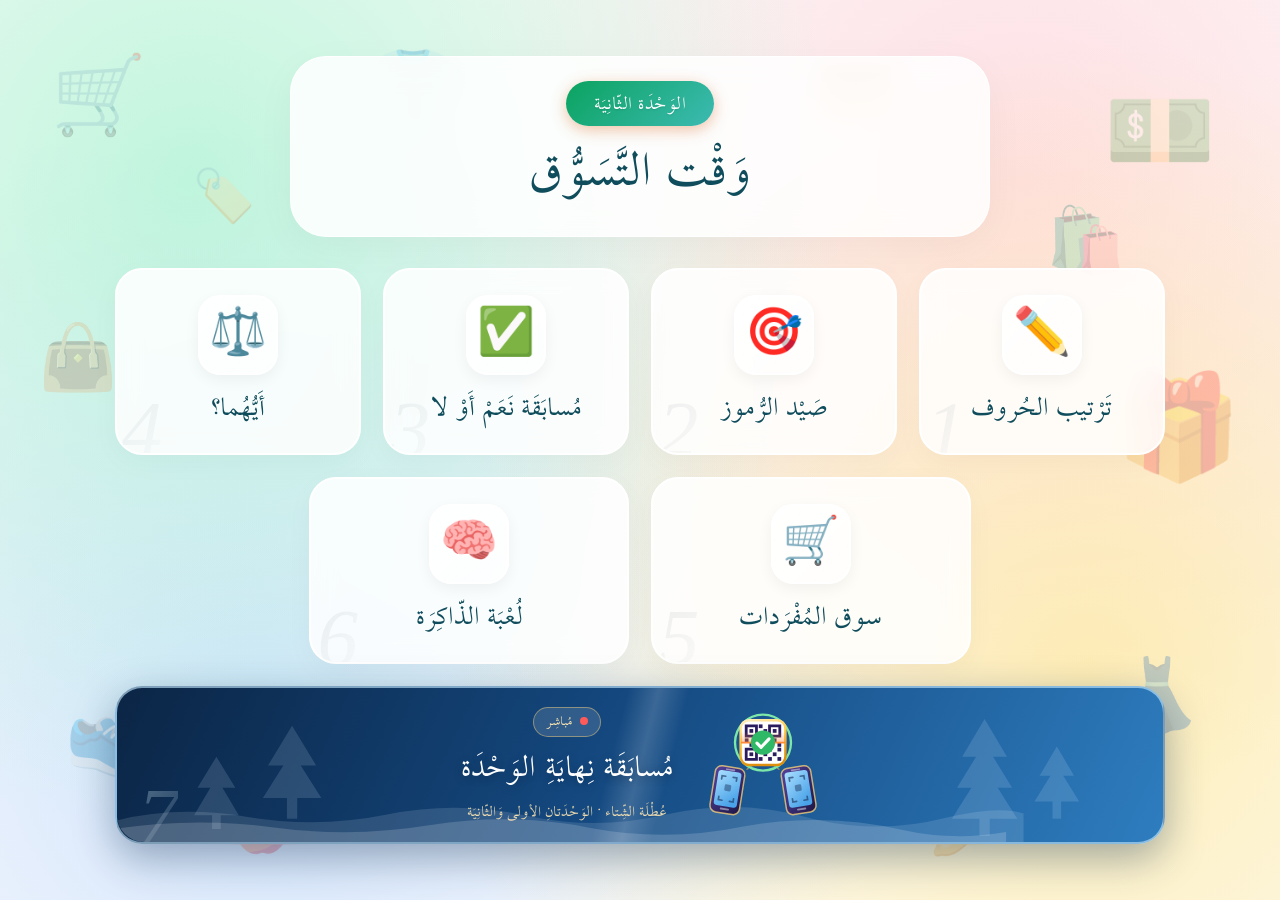
<file: index.html>
<!DOCTYPE html>
<html lang="ar" dir="rtl">
<head>
    <meta charset="UTF-8">
    <meta name="viewport" content="width=device-width, initial-scale=1.0, maximum-scale=1.0, user-scalable=no">
    <title>وَقْت التَّسَوُّق - أَلْعاب</title>
    <style>
    h1, h2, h3, h4, h5, h6, strong, b { font-weight: normal !important; }

        @font-face { 
            font-family: 'Arakom'; 
            src: url('arakom.ttf') format('truetype'); 
        }
        
        :root {
            --primary: #0f4c5c; 
            --secondary: #e27d60; 
            --accent: #e8a87c;
            --text-main: #2d3748;
        }

        * { 
            box-sizing: border-box; 
            margin: 0;
            padding: 0;
        }

        /* ALIŞVERİŞ KONSEPTİ */
        body {
            font-family: 'Arakom', 'Segoe UI', Tahoma, sans-serif; 
            background-color: #fdfbfb;
            background-image: 
                radial-gradient(circle at 15% 20%, rgba(167, 243, 208, 0.7) 0%, transparent 50%), 
                radial-gradient(circle at 85% 75%, rgba(253, 230, 138, 0.6) 0%, transparent 50%), 
                radial-gradient(circle at 80% 20%, rgba(254, 204, 213, 0.6) 0%, transparent 50%), 
                radial-gradient(circle at 20% 80%, rgba(191, 219, 254, 0.7) 0%, transparent 50%); 
            background-attachment: fixed;
            color: var(--text-main); 
            min-height: 100dvh; 
            display: flex;
            flex-direction: column; 
            align-items: center; 
            justify-content: center; 
            padding: 2vh 2vw; 
            overflow-x: hidden; 
            position: relative;
        }

        /* --- ARKA PLAN SAYDAM EMOJİLER (ALIŞVERİŞ) --- */
        .floating-emojis {
            position: fixed;
            top: 0; left: 0; 
            width: 100vw; height: 100dvh;
            pointer-events: none; 
            z-index: -2;
            overflow: hidden;
        }

        .floating-emojis span {
            position: absolute;
            opacity: 0.25; 
            animation: float ease-in-out infinite alternate;
        }

        @keyframes float {
            0% { transform: translateY(0) rotate(0deg) scale(1); }
            100% { transform: translateY(-20px) rotate(10deg) scale(1.05); }
        }

        /* Alışveriş Konseptli Agresif Küçülen Emojiler */
        .em-1 { top: 5%; left: 4%; font-size: clamp(2.5rem, 6vw, 5rem); animation-duration: 12s; animation-delay: 0s; } /* Sepet */
        .em-2 { top: 8%; right: 5%; font-size: clamp(3rem, 7vw, 6rem); animation-duration: 15s; animation-delay: -2s; } /* Para */
        .em-3 { top: 35%; left: 3%; font-size: clamp(2rem, 5vw, 4.5rem); animation-duration: 14s; animation-delay: -5s; } /* Çanta */
        .em-4 { top: 40%; right: 3%; font-size: clamp(3.5rem, 8vw, 6.5rem); animation-duration: 18s; animation-delay: -3s; } /* Hediye */
        .em-5 { top: 75%; left: 5%; font-size: clamp(3rem, 7vw, 5.5rem); animation-duration: 13s; animation-delay: -7s; } /* Ayakkabı */
        .em-6 { top: 72%; right: 6%; font-size: clamp(2.5rem, 6vw, 4.5rem); animation-duration: 16s; animation-delay: -1s; } /* Elbise */
        .em-7 { top: 18%; left: 15%; font-size: clamp(1.8rem, 4vw, 3.5rem); animation-duration: 11s; animation-delay: -4s; } /* Etiket */
        .em-8 { top: 22%; right: 12%; font-size: clamp(2rem, 5vw, 4rem); animation-duration: 17s; animation-delay: -6s; } /* Kahve */
        .em-9 { top: 88%; left: 18%; font-size: clamp(1.8rem, 4vw, 3.5rem); animation-duration: 14s; animation-delay: -2s; } /* Meyve */
        .em-10 { top: 85%; right: 20%; font-size: clamp(2.5rem, 6vw, 5rem); animation-duration: 19s; animation-delay: -8s; } /* Ekmek */
        .em-11 { top: 4%; left: 28%; font-size: clamp(3rem, 7vw, 5.5rem); animation-duration: 15s; animation-delay: -3s; } /* Tişört */
        .em-12 { top: 5%; right: 30%; font-size: clamp(2rem, 5vw, 4.5rem); animation-duration: 12s; animation-delay: -9s; } /* Kredi Kartı */

         .main-container {
            width: 100%;
            max-width: 1050px;
            display: flex;
            flex-direction: column;
            align-items: center;
            gap: clamp(8px, 3.5vh, 34px);
            z-index: 10;
        }

        .header { 
            text-align: center; 
            background: rgba(255, 255, 255, 0.85);
            backdrop-filter: blur(15px);
            -webkit-backdrop-filter: blur(15px);
            padding: clamp(10px, 2.7vh, 26px) clamp(15px, 6vw, 60px);
            border-radius: clamp(22px, 4vh, 36px);
            border: 1px solid rgba(255, 255, 255, 0.9);
            box-shadow: 0 10px 40px rgba(0, 0, 0, 0.04);
            width: 100%;
            max-width: 700px;
            position: relative;
        }

        /* --- BÜYÜTÜLMÜŞ ÜNİTE ROZETİ --- */
        .unit-badge {
            display: inline-block;
            background: linear-gradient(135deg, #0ba360 0%, #3cbab2 100%);
            color: white;
            padding: clamp(3px, 0.8vh, 7px) clamp(14px, 3.2vw, 28px);
            border-radius: 999px;
            font-size: clamp(0.8rem, 2.5vh, 1.3rem);
            font-weight: normal;
            margin-bottom: clamp(5px, 1.5vh, 14px);
            box-shadow: 0 4px 15px rgba(211, 84, 0, 0.35);
            letter-spacing: 0.5px;
            text-shadow: 0 1px 2px rgba(0,0,0,0.1);
        }

        .header h1 { 
            font-size: clamp(1.35rem, min(6.6vw, 6.2vh), 3.6rem);
            color: var(--primary); 
            line-height: 1.2;
            margin-bottom: 5px;
        }

        .header p { 
            color: var(--text-main); 
            font-size: clamp(0.9rem, 4vw, 1.6rem); 
            opacity: 0.8;
        }

        /* Kartlar İçin Agresif Esnek Izgara */
        .grid-container {
            display: flex;
            flex-wrap: wrap; 
            justify-content: center; 
            align-items: stretch;
            width: 100%;
            gap: clamp(7px, 2.4vh, 22px);
        }

        .game-card {
            position: relative;
            overflow: hidden; 
            background: rgba(255, 255, 255, 0.85);
            backdrop-filter: blur(12px);
            -webkit-backdrop-filter: blur(12px);
            border: 2px solid rgba(255, 255, 255, 1);
            border-radius: clamp(16px, 3vh, 28px);
            padding: clamp(8px, 2.3vh, 20px) clamp(8px, 2vw, 18px);
            text-align: center;
            text-decoration: none; 
            color: var(--primary); 
            display: flex;
            flex-direction: column; 
            align-items: center;
            justify-content: center;
            box-shadow: 0 8px 30px rgba(0, 0, 0, 0.03);
            transition: all 0.4s cubic-bezier(0.25, 0.8, 0.25, 1);
            
            flex: 1 1 calc(25% - 25px);
            max-width: 320px;
            min-width: clamp(120px, 22%, 220px); /* 4 kart yan yana sığabilmesi için küçültüldü */
            min-height: clamp(74px, 20.8vh, 190px);
            z-index: 1;
        }

        .game-card::before {
            content: attr(data-num);
            position: absolute;
            bottom: -5%;
            left: 2%; 
            font-size: clamp(2.6rem, 9vh, 8rem);
            font-family: 'Georgia', 'Times New Roman', serif;
            font-style: italic;
            font-weight: 400;
            background: linear-gradient(135deg, rgba(44, 62, 80, 0.08), rgba(44, 62, 80, 0.01));
            -webkit-background-clip: text;
            -webkit-text-fill-color: transparent;
            z-index: -1; 
            line-height: 0.8;
            pointer-events: none;
            transition: all 0.5s ease;
        }

        .game-card:hover { 
            transform: translateY(-10px) scale(1.02); 
            background: rgba(255, 255, 255, 1);
            box-shadow: 0 15px 40px rgba(11, 163, 96, 0.15);
            border-color: rgba(11, 163, 96, 0.4);
        }

        .game-card:hover::before {
            transform: translateY(-15px) scale(1.05) rotate(-5deg);
            background: linear-gradient(135deg, rgba(11, 163, 96, 0.2), rgba(11, 163, 96, 0.05));
            -webkit-background-clip: text;
            -webkit-text-fill-color: transparent;
        }

        .icon-circle {
            width: clamp(34px, 9.9vh, 80px);
            height: clamp(34px, 9.9vh, 80px);
            background: linear-gradient(135deg, rgba(255,255,255,0.9), rgba(255,255,255,0.5));
            border: 2px solid rgba(255,255,255,1);
            border-radius: clamp(11px, 2.6vh, 22px);
            display: flex; 
            align-items: center;
            justify-content: center; 
            margin-bottom: clamp(4px, 1.5vh, 13px);
            font-size: clamp(1.15rem, 5.2vh, 2.9rem);
            box-shadow: 0 5px 15px rgba(0,0,0,0.05);
            transition: transform 0.4s cubic-bezier(0.34, 1.56, 0.64, 1);
        }

        .game-card:hover .icon-circle {
            transform: scale(1.15) rotate(8deg);
            background: rgba(255, 255, 255, 1);
            border-color: #3cbab2;
        }

        .game-card h2 { 
            font-size: clamp(0.8rem, min(3.6vh, 3.4vw), 1.9rem);
            font-weight: normal;
            line-height: 1.3;
        }

        /* MOBİL EKRANLAR */
        @media (max-width: 768px) {
            .game-card {
                flex-basis: calc(50% - 10px);
                min-height: clamp(66px, 13vh, 150px);
                padding: clamp(7px, 1.2vh, 16px) clamp(8px, 2.5vw, 16px);
            }
            .game-card::before {
                bottom: -8%;
            }
            .icon-circle {
                width: clamp(30px, 6.5vh, 62px);
                height: clamp(30px, 6.5vh, 62px);
                margin-bottom: clamp(3px, 1vh, 10px);
                font-size: clamp(1rem, 3.4vh, 2rem);
            }
            .game-card h2 { font-size: clamp(0.78rem, min(2.2vh, 4.5vw), 1.4rem); }
            .header { padding: clamp(8px, 1.8vh, 20px) clamp(12px, 5vw, 40px); }
            .unit-badge { margin-bottom: clamp(4px, 1.2vh, 11px); }
            .main-container { gap: clamp(7px, 2.5vh, 24px); }
            .grid-container { gap: clamp(6px, 1.6vh, 16px); }
            .quiz-card { min-height: clamp(58px, 13.5vh, 120px);
                         padding: clamp(7px, 1.4vh, 16px) clamp(12px, 4vw, 30px); }
            .quiz-ikon { width: clamp(40px, 11vh, 86px); height: clamp(40px, 11vh, 86px); }
        }

        /* ÇOK DAR EKRANLAR */
        @media (max-width: 400px) {
            /* v-unite2: 1. ünite gibi — dar ekranda da 2 sütun, tek ekrana sığar */
            .game-card {
                flex-basis: calc(50% - 5px);
                border-radius: 16px;
            }
            .icon-circle { border-radius: 12px; }
            .game-card::before {
                left: 5%;
                bottom: -12%;
                font-size: 3.2rem;
            }
            .grid-container { gap: 8px; }
        }
    
        

        /* ==================================================================
           OZEL KART - CANLI BILGI YARISMASI
           Diger kartlar cam beyazi ve emoji ikonlu; bu kart kasten farkli:
           kendi satirini bastan sona kaplar, koyu mor gradyan zemin ve altin
           cerceve kullanir, ikon yerine animasyonlu SVG kupa tasir.
           Tum animasyonlar salt gorseldir; en altta "hareketi azalt" sistem
           ayari icin kapatma blogu vardir.
           ================================================================== */
        .quiz-card {
            flex: 1 1 100%;
            max-width: 100%;
            min-width: 0;
            min-height: clamp(66px, 18.8vh, 158px);
            flex-direction: row;
            justify-content: center;
            gap: clamp(10px, 3.5vw, 34px);
            padding: clamp(8px, 2.1vh, 20px) clamp(14px, 4vw, 42px);
            background: linear-gradient(115deg, #221a4a 0%, #3a2a78 46%, #5c40a8 100%);
            border: 2px solid rgba(255, 214, 120, 0.5);
            box-shadow: 0 14px 40px rgba(50, 35, 110, 0.32);
            color: #fff;
            overflow: hidden;
        }

        /* Dev rakam: beyaz kartlarda gri, burada altin tonunda */
        .quiz-card::before {
            background: linear-gradient(135deg, rgba(255, 215, 120, 0.30), rgba(255, 215, 120, 0.03));
            -webkit-background-clip: text;
            background-clip: text;
            -webkit-text-fill-color: transparent;
        }

        /* Kartin uzerinden yavasca gecen isik seridi */
        .quiz-card::after {
            content: "";
            position: absolute;
            top: -60%;
            bottom: -60%;
            width: 60px;
            background: linear-gradient(90deg, transparent, rgba(255,255,255,0.16), transparent);
            transform: rotate(14deg);
            animation: quizSerit 6.5s ease-in-out infinite;
            pointer-events: none;
            z-index: 0;
        }
        @keyframes quizSerit {
            0%        { left: -20%; opacity: 0; }
            12%       { opacity: 1; }
            55%       { opacity: 1; }
            70%, 100% { left: 110%; opacity: 0; }
        }

        .quiz-card:hover {
            background: linear-gradient(115deg, #2a1f5c 0%, #45318d 46%, #6c4cc4 100%);
            border-color: rgba(255, 214, 120, 0.95);
            box-shadow: 0 20px 50px rgba(50, 35, 110, 0.45);
        }

        .quiz-ikon {
            flex-shrink: 0;
            width: clamp(46px, 14vh, 112px);
            height: clamp(46px, 14vh, 112px);
            z-index: 1;
        }
        .quiz-ikon svg { width: 100%; height: 100%; display: block; overflow: visible; }

        .quiz-yazi {
            display: flex;
            flex-direction: column;
            align-items: center;
            gap: clamp(4px, 1vw, 9px);
            z-index: 1;
        }
        .quiz-card h2 {
            color: #fff;
            font-size: clamp(0.95rem, min(4.3vh, 4.2vw), 2.2rem);
            line-height: 1.25;
            text-shadow: 0 2px 10px rgba(0,0,0,0.25);
        }
        .quiz-alt {
            font-size: clamp(0.65rem, min(2.1vh, 2.4vw), 1.05rem);
            color: rgba(255, 231, 178, 0.9);
        }

        /* "Canli" rozeti: kirmizi nokta disa dogru nabiz atar */
        .quiz-rozet {
            display: inline-flex;
            align-items: center;
            gap: 8px;
            background: rgba(255, 255, 255, 0.13);
            border: 1px solid rgba(255, 214, 120, 0.45);
            border-radius: 999px;
            padding: 2px 12px 3px;
            font-size: clamp(0.6rem, min(1.9vh, 2.2vw), 0.95rem);
            color: #FFE7B2;
        }
        .quiz-nokta {
            width: 8px; height: 8px;
            border-radius: 50%;
            background: #FF5A5A;
            animation: quizNabiz 1.8s ease-out infinite;
        }
        @keyframes quizNabiz {
            0%   { box-shadow: 0 0 0 0 rgba(255, 90, 90, 0.75); }
            70%  { box-shadow: 0 0 0 9px rgba(255, 90, 90, 0); }
            100% { box-shadow: 0 0 0 0 rgba(255, 90, 90, 0); }
        }

        /* --- "Iki telefon karekoda baglaniyor" hareketleri ---
           4 saniyelik dongu: karekod hafifce nefes alir, uzerinden turuncu
           tarama cizgisi gecer, iki telefondan altin noktalar kareye dogru
           akar, sonunda yesil onay halkasi ve tik belirir. */
        .q-qr { transform-box: fill-box; transform-origin: center;
                animation: qrNefes 4s ease-in-out infinite; }
        @keyframes qrNefes {
            0%, 100% { transform: scale(1); }
            44%      { transform: scale(1.06); }
            60%      { transform: scale(1); }
        }

        .q-tarama { animation: qrTara 4s cubic-bezier(.5, 0, .5, 1) infinite; }
        @keyframes qrTara {
            0%        { transform: translateY(-26px); opacity: 0; }
            10%       { opacity: 0.95; }
            42%       { transform: translateY(26px);  opacity: 0.95; }
            50%, 100% { transform: translateY(26px);  opacity: 0; }
        }

        .q-halka { transform-box: fill-box; transform-origin: center;
                   animation: qrHalka 4s ease-out infinite; }
        @keyframes qrHalka {
            0%, 46%   { opacity: 0;    transform: scale(0.7); }
            56%       { opacity: 0.85; }
            82%, 100% { opacity: 0;    transform: scale(1.25); }
        }

        .q-onay { transform-box: fill-box; transform-origin: center;
                  animation: qrOnay 4s ease-out infinite; }
        @keyframes qrOnay {
            0%, 48%  { opacity: 0; transform: scale(0.4); }
            58%      { opacity: 1; transform: scale(1.12); }
            66%, 86% { opacity: 1; transform: scale(1); }
            100%     { opacity: 0; transform: scale(1); }
        }

        /* telefonlar yavasca nefes alir gibi inip kalkar */
        .q-tel   { animation: qrTelSalin 4s ease-in-out infinite; }
        .q-tel-b { animation-delay: 0.55s; }
        @keyframes qrTelSalin {
            0%, 100% { transform: translateY(0); }
            50%      { transform: translateY(-3px); }
        }

        /* telefondan kareye akan veri noktalari */
        .q-nok { opacity: 0; }
        .q-ns  { animation: qrAkisSol 2s ease-in-out infinite; }
        .q-ng  { animation: qrAkisSag 2s ease-in-out infinite; }
        .q-n2  { animation-delay: 0.4s; }
        .q-n3  { animation-delay: 0.8s; }
        @keyframes qrAkisSol {
            0%   { transform: translate(0, 0);       opacity: 0; }
            18%  { opacity: 1; }
            72%  { opacity: 1; }
            100% { transform: translate(10px, -7px); opacity: 0; }
        }
        @keyframes qrAkisSag {
            0%   { transform: translate(0, 0);        opacity: 0; }
            18%  { opacity: 1; }
            72%  { opacity: 1; }
            100% { transform: translate(-10px, -7px); opacity: 0; }
        }

        /* kesikli baglanti izi kareye dogru kayar */
        .q-iz { animation: qrIz 1.6s linear infinite; }
        @keyframes qrIz { to { stroke-dashoffset: -12; } }

        @media (max-width: 400px) {
            .quiz-card {
                gap: 10px;
                padding: 8px 12px;
                min-height: clamp(58px, 12vh, 100px);
            }
            .quiz-card h2 { font-size: clamp(0.9rem, 2.6vh, 1.15rem); }
        }

        /* Cok basik ekranlar (yatay tutulan telefon): sekiz kart yine de
           tek ekrana sigsin diye butun dikey olculer bir kademe daha kisilir.
           Diger sorgulardan sonra geldigi icin sira geregi ustun gelir. */
        @media (max-height: 470px) {
            body { padding: 1vh 2vw; }
            .main-container { gap: clamp(6px, 2vh, 16px); }
            .header { padding: clamp(6px, 1.6vh, 14px) clamp(12px, 5vw, 40px); }
            .unit-badge {
                font-size: clamp(0.7rem, 2.2vh, 1rem);
                margin-bottom: clamp(3px, 1vh, 8px);
            }
            .header h1 { font-size: clamp(1.1rem, min(5vw, 5.4vh), 2rem); }
            .game-card {
                min-height: clamp(58px, 18vh, 90px);
                padding: clamp(5px, 1.6vh, 12px) clamp(6px, 1.6vw, 12px);
            }
            .icon-circle {
                width: clamp(26px, 8vh, 44px);
                height: clamp(26px, 8vh, 44px);
                margin-bottom: clamp(2px, 1vh, 6px);
                font-size: clamp(0.9rem, 4.4vh, 1.6rem);
            }
            .game-card h2 { font-size: clamp(0.72rem, min(3.2vh, 3vw), 1.1rem); }
            .game-card::before { font-size: clamp(2rem, 7vh, 4rem); }
            .grid-container { gap: clamp(5px, 1.8vh, 12px); }
            .quiz-card {
                min-height: clamp(50px, 16vh, 84px);
                padding: clamp(5px, 1.5vh, 12px) clamp(10px, 3vw, 26px);
            }
            .quiz-ikon { width: clamp(34px, 12vh, 66px); height: clamp(34px, 12vh, 66px); }
        }

        /* Kullanici sistem ayarinda hareketi azaltmissa kart sabit dursun */
        @media (prefers-reduced-motion: reduce) {
            .quiz-card::after, .quiz-nokta, .q-qr, .q-tarama, .q-halka,
            .q-onay, .q-tel, .q-nok, .q-iz { animation: none; }
            .q-tarama { opacity: 0; }
            .q-halka  { opacity: 0.45; transform: none; }
            .q-onay   { opacity: 1;    transform: none; }
            .q-nok    { opacity: 0.9;  transform: none; }
        }
        

        /* ==================================================================
           KIŞ TEMASI — kart zemini ve içindeki mevsim katmanı
           Simge değişmez: karekod ve ona bağlanan iki telefon.
           ================================================================== */
        .quiz-card.kis-kart {
            background: linear-gradient(115deg, #0B2545 0%, #14487F 46%, #2E7DBF 100%);
            border-color: rgba(200, 236, 255, 0.6);
            box-shadow: 0 14px 40px rgba(14, 46, 82, 0.38);
        }
        .quiz-card.kis-kart:hover {
            background: linear-gradient(115deg, #103160 0%, #1B5A9C 46%, #3F94D8 100%);
            border-color: rgba(220, 244, 255, 0.95);
            box-shadow: 0 20px 50px rgba(14, 46, 82, 0.5);
        }
        .quiz-card.kis-kart::before {
            background: linear-gradient(135deg, rgba(220, 244, 255, 0.34), rgba(220, 244, 255, 0.03));
            -webkit-background-clip: text; background-clip: text;
            -webkit-text-fill-color: transparent;
        }

        /* ==================================================================
           MEVSİM KATMANI — kartın içine yayılan dekor
           Karekod simgesi olduğu gibi kalır; mevsim yalnızca kartın arka
           planında yaşar: köşelerde siluetler, alt kenarda şerit, üstte
           süzülen tanecikler. Hepsi tıklamayı engellemez.
           ================================================================== */
        .kart-arka {
            position: absolute;
            inset: 0;
            overflow: hidden;
            border-radius: inherit;
            pointer-events: none;
            z-index: 0;
        }
        .ka-kose {
            position: absolute;
            height: 100%;
            width: clamp(90px, 22%, 260px);
            display: block;
        }
        .ka-sol, .ka-palmiye { inset-inline-start: 0; bottom: 0; }
        .ka-sag { inset-inline-end: 0; bottom: 0; }
        .ka-gunes { inset-inline-end: 0; top: 0; }
        .ka-serit {
            position: absolute;
            left: 0; right: 0; bottom: 0;
            width: 100%;
            height: clamp(26px, 34%, 60px);
            display: block;
        }

        /* --- kış: süzülen kar --- */
        .kis-arka .kar {
            position: absolute;
            top: -12%;
            width: 6px; height: 6px;
            border-radius: 50%;
            background: #F2FAFF;
            opacity: 0;
            filter: blur(0.2px);
        }
        .kis-arka .k1  { left:  4%; animation: karDus 7.5s linear infinite 0.0s;  }
        .kis-arka .k2  { left: 12%; animation: karDus 9.5s linear infinite 1.2s;  width:4px; height:4px; }
        .kis-arka .k3  { left: 20%; animation: karDus 8.2s linear infinite 2.4s;  width:8px; height:8px; }
        .kis-arka .k4  { left: 28%; animation: karDus 10.5s linear infinite 0.6s; width:5px; height:5px; }
        .kis-arka .k5  { left: 36%; animation: karDus 7.8s linear infinite 3.1s;  }
        .kis-arka .k6  { left: 45%; animation: karDus 9.0s linear infinite 1.8s;  width:4px; height:4px; }
        .kis-arka .k7  { left: 54%; animation: karDus 8.6s linear infinite 4.0s;  width:7px; height:7px; }
        .kis-arka .k8  { left: 63%; animation: karDus 10.0s linear infinite 2.2s; width:5px; height:5px; }
        .kis-arka .k9  { left: 72%; animation: karDus 7.2s linear infinite 0.9s;  }
        .kis-arka .k10 { left: 80%; animation: karDus 9.8s linear infinite 3.5s;  width:4px; height:4px; }
        .kis-arka .k11 { left: 88%; animation: karDus 8.4s linear infinite 1.5s;  width:6px; height:6px; }
        .kis-arka .k12 { left: 95%; animation: karDus 9.2s linear infinite 4.6s;  width:5px; height:5px; }
        @keyframes karDus {
            0%   { opacity: 0;    transform: translate(0, 0)      rotate(0deg); }
            8%   { opacity: 0.85; }
            85%  { opacity: 0.7; }
            100% { opacity: 0;    transform: translate(-26px, 190px) rotate(140deg); }
        }

        @media (prefers-reduced-motion: reduce) {
            .kis-arka .kar, .yaz-arka .yz-isin, .yaz-arka .dalga,
            .yaz-arka .kabarcik { animation: none; }
            .kis-arka .kar     { opacity: 0.7; }
            .yaz-arka .kabarcik { opacity: 0.4; }
        }
    </style>

    

    
</head>
<body>

    
 
    </div>


    <!-- Arka Plan Saydam Emojiler (Alışveriş) -->
    <div class="floating-emojis">
        <span class="em-1">🛒</span>
        <span class="em-2">💵</span>
        <span class="em-3">👜</span>
        <span class="em-4">🎁</span>
        <span class="em-5">👟</span>
        <span class="em-6">👗</span>
        <span class="em-7">🏷️</span>
        <span class="em-8">🛍️</span>
        <span class="em-9">🍎</span>
        <span class="em-10">🥖</span>
        <span class="em-11">👕</span>
        <span class="em-12">💳</span>
    </div>

    <div class="main-container">
        <div class="header">
            <span class="unit-badge">الوَحْدَة الثّانِيَة</span>
            <h1>وَقْت التَّسَوُّق</h1>
        </div>

        <div class="grid-container">

            <a href="yaz.html" class="game-card" data-num="1">
                <div class="icon-circle">✏️</div>
                <h2>تَرْتيب الحُروف</h2>
            </a>

            <a href="kelime.html" class="game-card" data-num="2">
                <div class="icon-circle">🎯</div>
                <h2>صَيْد الرُّموز</h2>
            </a>

            <a href="evethayir.html" class="game-card" data-num="3">
                <div class="icon-circle">✅</div>
                <h2>مُسابَقَة نَعَمْ أَوْ لا</h2>
            </a>

            <a href="mukayese.html" class="game-card" data-num="4">
                <div class="icon-circle">⚖️</div>
                <h2>أَيُّهُما؟</h2>
            </a>


            <a href="alisveris.html" class="game-card" data-num="5">
                <div class="icon-circle">🛒</div>
                <h2>سوق المُفْرَدات</h2>
            </a>

            <a href="hafizakarti.html" class="game-card" data-num="6">
                <div class="icon-circle">🧠</div>
                <h2>لُعْبَة الذّاكِرَة</h2>
            </a>

            <!-- Kış tatili teması — canlı bilgi yarışması (Firebase).
                 Öğretmen odayı kurar, öğrenciler karekodla katılır. İnternet gerekir. -->
            <a href="bilgiyarismasi.html?u=2" class="game-card quiz-card kis-kart" data-num="7">
                <div class="kart-arka kis-arka" aria-hidden="true">
                    <!-- kartin iki ucunda cam agaci siluetleri -->
                    <svg class="ka-kose ka-sol" viewBox="0 0 120 90" preserveAspectRatio="xMinYMax meet">
                        <g fill="#DCF0FF" opacity="0.14">
                            <path d="M30,18 l-13,22 h26 Z"/><path d="M30,32 l-16,26 h32 Z"/>
                            <path d="M30,46 l-19,30 h38 Z"/><rect x="27" y="74" width="6" height="12"/>
                            <path d="M72,34 l-10,17 h20 Z"/><path d="M72,45 l-13,21 h26 Z"/>
                            <rect x="69.5" y="64" width="5" height="12"/>
                        </g>
                    </svg>
                    <svg class="ka-kose ka-sag" viewBox="0 0 120 90" preserveAspectRatio="xMaxYMax meet">
                        <g fill="#DCF0FF" opacity="0.14">
                            <path d="M88,22 l-14,23 h28 Z"/><path d="M88,37 l-17,27 h34 Z"/>
                            <rect x="85" y="62" width="6" height="14"/>
                            <path d="M44,40 l-11,18 h22 Z"/><path d="M44,52 l-13,22 h26 Z"/>
                            <rect x="41.5" y="72" width="5" height="10"/>
                        </g>
                    </svg>
                    <!-- alt kenardaki kar yigini -->
                    <svg class="ka-serit" viewBox="0 0 1200 90" preserveAspectRatio="none">
                        <path d="M0,52 q70,-26 150,-6 q80,20 160,-4 q80,-24 160,2 q80,26 160,-2
                                 q80,-28 160,4 q80,32 160,2 q60,-22 90,-8 V90 H0 Z"
                              fill="#EAF7FF" opacity="0.13"/>
                        <path d="M0,66 q90,-20 180,-2 q90,18 180,-4 q90,-22 180,4 q90,26 180,-2
                                 q90,-24 180,6 q60,20 120,4 V90 H0 Z"
                              fill="#FFFFFF" opacity="0.16"/>
                    </svg>
                    <!-- kart boyunca dusen kar taneleri -->
                    <span class="kar k1"></span><span class="kar k2"></span><span class="kar k3"></span>
                    <span class="kar k4"></span><span class="kar k5"></span><span class="kar k6"></span>
                    <span class="kar k7"></span><span class="kar k8"></span><span class="kar k9"></span>
                    <span class="kar k10"></span><span class="kar k11"></span><span class="kar k12"></span>
                </div>
                <div class="quiz-ikon">
                    <svg viewBox="0 0 120 120" role="img" aria-label="رَمْزُ الاِسْتِجابَةِ">
                        <defs>
                            <linearGradient id="qAltin" x1="0" y1="0" x2="0.3" y2="1">
                                <stop offset="0%"   stop-color="#FFF0C2"/>
                                <stop offset="45%"  stop-color="#FFC94A"/>
                                <stop offset="100%" stop-color="#DE8F0E"/>
                            </linearGradient>
                            <linearGradient id="qGovde" x1="0" y1="0" x2="1" y2="1">
                                <stop offset="0%"   stop-color="#54429f"/>
                                <stop offset="100%" stop-color="#1e1746"/>
                            </linearGradient>
                            <linearGradient id="qEkran" x1="0" y1="0" x2="0.6" y2="1">
                                <stop offset="0%"   stop-color="#a9deff"/>
                                <stop offset="100%" stop-color="#4aa3e8"/>
                            </linearGradient>
                            <linearGradient id="qTaraGr" x1="0" y1="0" x2="0" y2="1">
                                <stop offset="0%"   stop-color="#FF8A3D" stop-opacity="0"/>
                                <stop offset="100%" stop-color="#FF8A3D" stop-opacity="0.45"/>
                            </linearGradient>
                            <clipPath id="qKirp">
                                <rect x="36" y="12" width="48" height="48" rx="9"/>
                            </clipPath>
                        </defs>

                        <!-- baglanti kuruldugunda disa acilan halka -->
                        <circle class="q-halka" cx="60" cy="36" r="30"
                                fill="none" stroke="#7CE7A8" stroke-width="2.5"/>

                        <!-- kesikli baglanti izleri -->
                        <g class="q-iz" stroke="url(#qAltin)" stroke-width="1.6"
                           stroke-linecap="round" stroke-dasharray="1.5 4.5" opacity="0.55">
                            <line x1="38" y1="68" x2="48" y2="61"/>
                            <line x1="82" y1="68" x2="72" y2="61"/>
                        </g>

                        <!-- KAREKOD -->
                        <g class="q-qr">
                            <rect x="36" y="12" width="48" height="48" rx="9"
                                  fill="#ffffff" stroke="url(#qAltin)" stroke-width="2.6"/>
                            <!-- uc kose isareti (halka + ic kare) -->
                            <path fill="#2b1c5e" fill-rule="evenodd"
                                  d="M40.5,16.5 h14 v14 h-14 Z M43.5,19.5 h8 v8 h-8 Z
                                     M65.5,16.5 h14 v14 h-14 Z M68.5,19.5 h8 v8 h-8 Z
                                     M40.5,41.5 h14 v14 h-14 Z M43.5,44.5 h8 v8 h-8 Z"/>
                            <g fill="#2b1c5e">
                                <rect x="45.5" y="21.5" width="4" height="4"/>
                                <rect x="70.5" y="21.5" width="4" height="4"/>
                                <rect x="45.5" y="46.5" width="4" height="4"/>
                                <!-- veri kareleri -->
                                <rect x="55.5" y="16.5" width="4" height="4"/>
                                <rect x="60.5" y="21.5" width="4" height="4"/>
                                <rect x="55.5" y="26.5" width="4" height="4"/>
                                <rect x="60.5" y="26.5" width="4" height="4"/>
                                <rect x="40.5" y="31.5" width="4" height="4"/>
                                <rect x="50.5" y="31.5" width="4" height="4"/>
                                <rect x="60.5" y="31.5" width="4" height="4"/>
                                <rect x="70.5" y="31.5" width="4" height="4"/>
                                <rect x="45.5" y="36.5" width="4" height="4"/>
                                <rect x="55.5" y="36.5" width="4" height="4"/>
                                <rect x="65.5" y="36.5" width="4" height="4"/>
                                <rect x="75.5" y="36.5" width="4" height="4"/>
                                <rect x="55.5" y="41.5" width="4" height="4"/>
                                <rect x="65.5" y="41.5" width="4" height="4"/>
                                <rect x="75.5" y="41.5" width="4" height="4"/>
                                <rect x="60.5" y="46.5" width="4" height="4"/>
                                <rect x="70.5" y="46.5" width="4" height="4"/>
                                <rect x="55.5" y="51.5" width="4" height="4"/>
                                <rect x="65.5" y="51.5" width="4" height="4"/>
                                <rect x="75.5" y="51.5" width="4" height="4"/>
                            </g>
                            <!-- kareye kirpilmis tarama cizgisi -->
                            <g clip-path="url(#qKirp)">
                                <g class="q-tarama">
                                    <rect x="36" y="24" width="48" height="12" fill="url(#qTaraGr)"/>
                                    <rect x="36" y="35" width="48" height="2" rx="1" fill="#FF8A3D"/>
                                </g>
                            </g>
                        </g>

                        <!-- SOL TELEFON -->
                        <g transform="rotate(9 22 86)">
                            <g class="q-tel">
                                <rect x="6" y="62" width="32" height="50" rx="7"
                                      fill="url(#qGovde)" stroke="#FFD678" stroke-width="1.6"
                                      stroke-opacity="0.75"/>
                                <rect x="9.5" y="66.5" width="25" height="38" rx="3.5" fill="url(#qEkran)"/>
                                <rect x="17" y="64" width="10" height="1.8" rx="0.9" fill="#fff" opacity="0.45"/>
                                <rect x="17" y="106.5" width="10" height="2" rx="1" fill="#fff" opacity="0.45"/>
                                <g fill="none" stroke="#22406b" stroke-width="1.8"
                                   stroke-linecap="round" opacity="0.7">
                                    <path d="M14,76 v-3.5 h4"/>
                                    <path d="M30,76 v-3.5 h-4"/>
                                    <path d="M14,95 v3.5 h4"/>
                                    <path d="M30,95 v3.5 h-4"/>
                                </g>
                                <rect x="18.5" y="81" width="7" height="7" rx="1.4"
                                      fill="#22406b" opacity="0.5"/>
                            </g>
                        </g>

                        <!-- SAG TELEFON -->
                        <g transform="rotate(-9 98 86)">
                            <g class="q-tel q-tel-b">
                                <rect x="82" y="62" width="32" height="50" rx="7"
                                      fill="url(#qGovde)" stroke="#FFD678" stroke-width="1.6"
                                      stroke-opacity="0.75"/>
                                <rect x="85.5" y="66.5" width="25" height="38" rx="3.5" fill="url(#qEkran)"/>
                                <rect x="93" y="64" width="10" height="1.8" rx="0.9" fill="#fff" opacity="0.45"/>
                                <rect x="93" y="106.5" width="10" height="2" rx="1" fill="#fff" opacity="0.45"/>
                                <g fill="none" stroke="#22406b" stroke-width="1.8"
                                   stroke-linecap="round" opacity="0.7">
                                    <path d="M90,76 v-3.5 h4"/>
                                    <path d="M106,76 v-3.5 h-4"/>
                                    <path d="M90,95 v3.5 h4"/>
                                    <path d="M106,95 v3.5 h-4"/>
                                </g>
                                <rect x="94.5" y="81" width="7" height="7" rx="1.4"
                                      fill="#22406b" opacity="0.5"/>
                            </g>
                        </g>

                        <!-- telefonlardan kareye akan veri noktalari -->
                        <g fill="url(#qAltin)">
                            <circle class="q-nok q-ns"      cx="38" cy="68" r="2.6"/>
                            <circle class="q-nok q-ns q-n2" cx="38" cy="68" r="2.1"/>
                            <circle class="q-nok q-ns q-n3" cx="38" cy="68" r="1.7"/>
                            <circle class="q-nok q-ng"      cx="82" cy="68" r="2.6"/>
                            <circle class="q-nok q-ng q-n2" cx="82" cy="68" r="2.1"/>
                            <circle class="q-nok q-ng q-n3" cx="82" cy="68" r="1.7"/>
                        </g>

                        <!-- baglandi onayi -->
                        <g class="q-onay">
                            <circle cx="60" cy="36" r="13" fill="#2FB865"/>
                            <path d="M53.5,36.5 l4.5,4.5 l8.5,-9" fill="none" stroke="#fff"
                                  stroke-width="3.4" stroke-linecap="round" stroke-linejoin="round"/>
                        </g>
                    </svg>
                </div>
                <div class="quiz-yazi">
                    <span class="quiz-rozet"><i class="quiz-nokta"></i>مُباشِر</span>
                    <h2>مُسابَقَة نِهايَةِ الوَحْدَة</h2>
                    <span class="quiz-alt">عُطْلَة الشِّتاء · الوَحْدَتانِ الأولى وَالثّانِيَة</span>
                </div>
            </a>
        </div>
    </div>

</body>
</html>
</file>
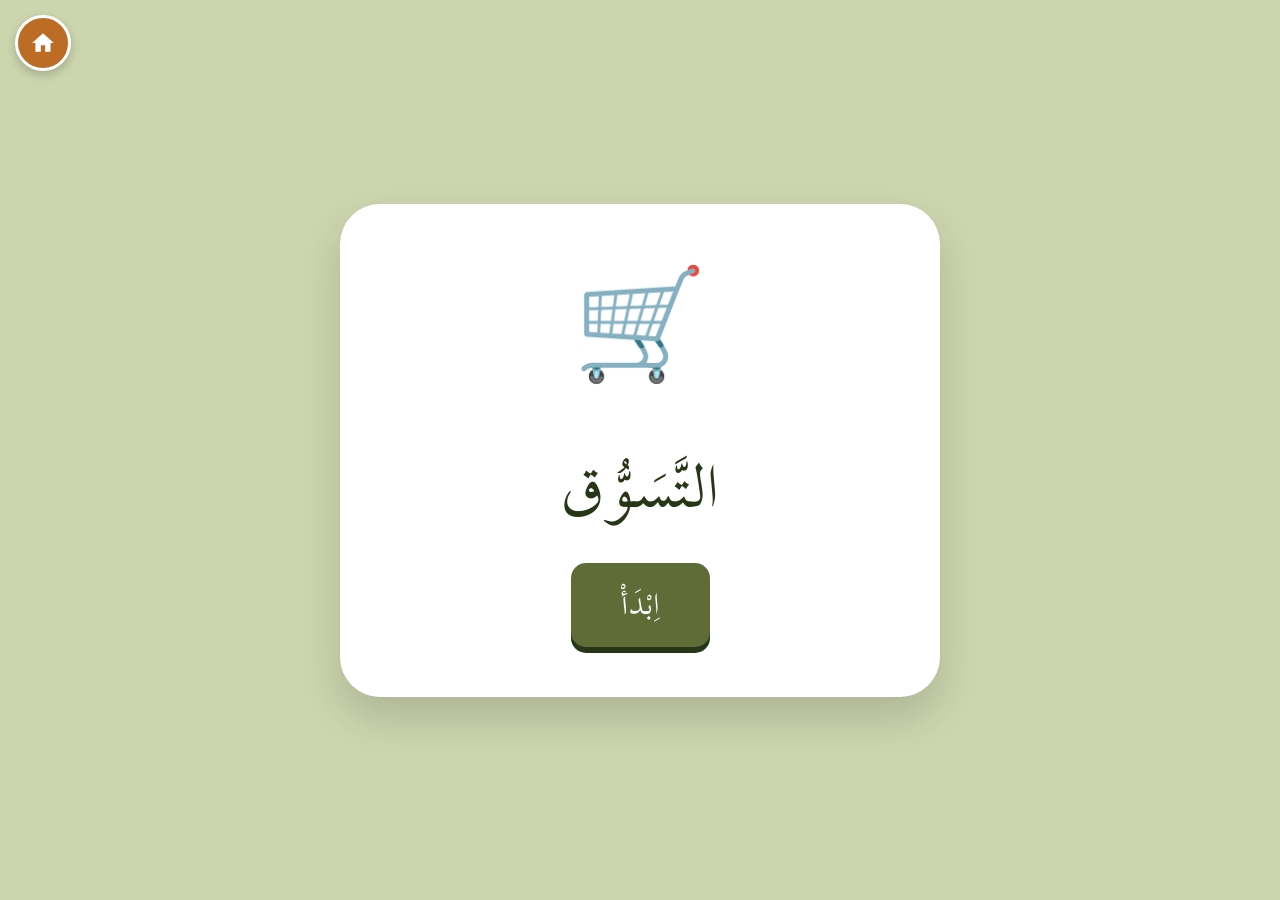
<file: alisveris.html>
<!DOCTYPE html>
<html lang="ar" dir="rtl">
<head>
    <meta charset="UTF-8">
    <meta name="viewport" content="width=device-width, initial-scale=1.0, maximum-scale=1.0, user-scalable=no">
    <title>التَّسَوُّق</title>
    <style>
    h1, h2, h3, h4, h5, h6, strong, b { font-weight: normal !important; }

        @font-face {
            font-family: 'Arakom';
            src: url('arakom.ttf') format('truetype');
        }

        :root {
            --paper: #fefae0;
            --ink: #283618;
            --highlight: #bc6c25;
            --lira-color: #c0392b;
            --wood: #6d4c41; 
            --wood-dark: #4e342e; 
            --awning-green: #606c38;
        }

        @keyframes pulse-btn {
            0% { transform: scale(1); box-shadow: 0 0 0 0 rgba(96, 108, 56, 0.4); }
            70% { transform: scale(1.05); box-shadow: 0 0 0 10px rgba(96, 108, 56, 0); }
            100% { transform: scale(1); box-shadow: 0 0 0 0 rgba(96, 108, 56, 0); }
        }

        body {
            font-family: 'Arakom', 'Tahoma', sans-serif;
            background: #ccd5ae;
            display: flex; justify-content: center; align-items: center; 
            height: 100dvh; margin: 0; padding: 0;
            overflow: hidden;
        }

        .back-btn {
            position: absolute; top: 10px; left: 10px;
            background: #606c38; color: white; padding: 8px 15px;
            border-radius: 12px; text-decoration: none; font-weight: normal;
            font-size: 1.2rem; z-index: 1000; box-shadow: 0 4px 10px rgba(0,0,0,0.2);
        }

        #game-wrapper {
            display: none; flex-direction: column; width: 98vw; height: 98vh; max-width: 2800px;
            gap: 15px; background: transparent; padding: 10px; border-radius: 0;
            box-sizing: border-box; border: none; justify-content: center; align-items: center;
        }

        /* --- GELİŞTİRİLMİŞ MARKET STANDI TASARIMI --- */
        #shelf-section {
            flex: 0 0 62%; max-width: 65%;
            height: 85vh;
            background: #e6c280; 
            padding: 50px 30px 20px 30px; 
            border: 12px solid var(--wood-dark); 
            border-radius: 10px;
            display: flex; flex-direction: column; 
            position: relative;
            box-shadow: inset 0 20px 30px rgba(0,0,0,0.15), 0 15px 30px rgba(0,0,0,0.25);
        }

        #shelf-section::before {
            content: ''; position: absolute; inset: 0;
            background: repeating-linear-gradient(
                to bottom,
                transparent, transparent 58px,
                rgba(0,0,0,0.06) 58px, rgba(0,0,0,0.06) 60px
            );
            pointer-events: none; z-index: 1;
        }

        .awning {
            position: absolute;
            top: -15px; left: -20px; right: -20px; 
            height: 40px;
            background: repeating-linear-gradient(
                to right,
                var(--awning-green), var(--awning-green) 50px,
                #fefae0 50px, #fefae0 100px
            );
            border-radius: 15px 15px 5px 5px;
            box-shadow: 0 12px 15px rgba(0,0,0,0.3);
            z-index: 10;
        }
        
        .awning::after {
            content: ''; position: absolute;
            bottom: -8px; left: 0; right: 0; height: 8px;
            background: repeating-linear-gradient(
                to right,
                #4a5529, #4a5529 50px,
                #e5e1c8 50px, #e5e1c8 100px
            );
            border-radius: 0 0 50% 50%;
        }

        /* TENTEDEN ASILI AHŞAP TABELA */
        .market-title {
            position: relative;
            text-align: center; 
            font-size: 3.5vh; 
            margin: 5px auto 15px auto; 
            color: #fff;
            font-weight: normal;
            background: var(--wood-dark);
            display: inline-block;
            align-self: center;
            padding: 8px 40px;
            border-radius: 8px;
            box-shadow: 0 8px 15px rgba(0,0,0,0.3);
            border: 4px solid #3e2723;
            z-index: 5;
            /* Harflerin bitişmesi için letter-spacing tamamen KALDIRILDI */
        }

        .market-title::before, .market-title::after {
            content: ''; position: absolute;
            top: -25px; 
            width: 5px; height: 25px;
            background: #212121;
            box-shadow: 1px 0 0 rgba(255,255,255,0.2);
            z-index: -1;
        }
        .market-title::before { left: 20px; }
        .market-title::after { right: 20px; }

        /* Scroll Olmayan 4x2 Izgara (Tam 8 Ürün) */
        .grid { 
            display: grid; 
            grid-template-columns: repeat(4, 1fr); 
            grid-template-rows: repeat(2, 1fr); 
            gap: 20px; 
            flex-grow: 1; 
            overflow: hidden; 
            z-index: 2; 
        }

        .product-card {
            background: white; border-radius: 10px; padding: 5px;
            text-align: center; cursor: pointer; transition: 0.3s;
            border: 2px solid #fff; 
            box-shadow: 0 6px 12px rgba(0,0,0,0.15); 
            display: flex; flex-direction: column; justify-content: center;
            align-items: center;
        }

        .product-card:hover {
            transform: translateY(-5px) scale(1.02); 
            box-shadow: 0 10px 20px rgba(0,0,0,0.25); 
            border-color: var(--highlight);
        }

        .product-card.selected { opacity: 0.1; pointer-events: none; transform: scale(0.9); }
        .emoji-big { font-size: 7vh; display: block; margin-bottom: 5px; }
        .price-ar { font-size: 5vh; color: var(--lira-color); font-weight: normal; }

        /* --- ALIŞVERİŞ LİSTESİ: BAĞIMSIZ, DÜZ KAĞIT --- */
        #mom-paper {
            flex: 0 0 32% !important; max-width: 32%; 
            display: flex; flex-direction: column;
            background: #fdf8e4 !important; 
            border: 1px solid #e5dcb5 !important;
            box-shadow: 6px 8px 20px rgba(0,0,0,0.12) !important; 
            padding: 20px 15px; box-sizing: border-box;
            overflow: hidden !important; 
            position: relative;
            transform: rotate(0deg);
            border-radius: 2px !important; 
            align-self: center; 
            height: 85vh;
            margin-left: 0; 
        }

        .shopping-list { 
            list-style: none; padding: 0; margin: 0; width: 100%;
            overflow: hidden !important;
            display: flex; flex-direction: column; align-items: center; 
            justify-content: center; flex: 1;
        }

        @keyframes breathing-text {
            0% { transform: scale(1); text-shadow: 0 0 0px rgba(188, 108, 37, 0); }
            50% { transform: scale(1.15); text-shadow: 0 0 15px rgba(188, 108, 37, 0.3); }
            100% { transform: scale(1); text-shadow: 0 0 0px rgba(188, 108, 37, 0); }
        }

        .shopping-list li {
            width: 100%; padding: 12px 0; margin-bottom: 8px;
            text-align: center; transition: all 0.3s ease;
            font-size: 6.5vh; color: var(--ink);
            opacity: 0.6; white-space: nowrap; 
        }

        .shopping-list li.active {
            color: #bc6c25 !important; font-weight: 500 !important;
            opacity: 1 !important; display: inline-block; 
            animation: breathing-text 2s ease-in-out infinite;
        }

        .shopping-list li.done {
            text-decoration: line-through; opacity: 0.15; transform: scale(0.9); animation: none; 
        }

        .total-display {
            font-size: 4.5vh; font-weight: 400; color: var(--lira-color);
            margin: 5px 0 0 0; padding: 10px 30px;
            border-radius: 12px; transition: all 0.3s ease;
            display: inline-block; cursor: default;
            background: white; border: 3px solid var(--wood-dark);
            z-index: 2; position: relative;
        }

        .total-display.ready-to-pay {
            background: var(--highlight); color: white; cursor: pointer;
            animation: pulse-btn 1.5s infinite; border-color: white;
            box-shadow: 0 5px 15px rgba(188, 108, 37, 0.4);
        }

        /* --- FATURA MODAL (BOYUTU VE YAZILARI DÜZENLENDİ) --- */
        .modal {
            position: fixed; inset: 0; background: rgba(0,0,0,0.85);
            display: none; align-items: center; justify-content: center; z-index: 100;
        }

        .receipt-paper {
            width: 85% !important; max-width: 500px !important;
            height: auto !important; /* Ekranı tam kaplamaması için auto yapıldı */
            max-height: 90vh !important;
            display: flex; flex-direction: column;
            justify-content: center; align-items: center;
            padding: 40px 30px !important; border: 4px solid #333 !important;
            background: #fff; border-radius: 15px !important; text-align: center;
        }

        #modal h2 { font-size: 6.5vh !important; margin: 10px 0 20px 0 !important; font-weight: 500; color: #000; }
        #receipt-details { font-size: 5vh !important; font-weight: normal; color: #444; margin: 15px 0; }
        
        .receipt-total {
            font-size: 11vh !important; /* Yazı devasa yapıldı */
            border-top: 6px dashed #000 !important;
            border-bottom: 6px dashed #000 !important; padding: 20px 0 !important;
            margin: 20px 0 !important; width: 100%; color: #c0392b; font-weight: 400;
        }

        #options-grid { width: 100%; display: flex; flex-direction: column; gap: 15px; }
        
        .opt {
            font-size: 5.5vh !important; /* Şıklar çok daha büyük */
            padding: 15px 0 !important;
            border-bottom: 5px dashed #606c38 !important; background: #f9f9f9 !important;
            font-weight: 400 !important; width: 100%; border: 4px solid #606c38; 
            border-radius: 15px; cursor: pointer; font-family: 'Arakom';
            animation: pulse-btn 1.5s infinite; 
        }

        .opt:hover { background: #f1f3ed !important; border-color: #bc6c25 !important; color: #bc6c25 !important; }

        /* --- DİĞER --- */
        #landing-page { position: fixed; inset: 0; background: #ccd5ae; display: flex; flex-direction: column; justify-content: center; align-items: center; z-index: 5000; text-align: center; }
        .welcome-card { background: white; padding: 50px; border-radius: 40px; box-shadow: 0 20px 40px rgba(0,0,0,0.15); max-width: 500px; width: 90%; }
        .welcome-card h1 { color: #283618; font-size: 8vh; margin: 20px 0; }
        .welcome-card .main-icon { font-size: 12vh; }
        .start-btn { display: inline-block; padding: 15px 50px; background: #606c38; color: white; border: none; font-size: 4vh; border-radius: 15px; font-weight: normal; cursor: pointer; transition: 0.3s; box-shadow: 0 6px 0 #283618; font-family: 'Arakom', 'Tahoma', sans-serif; }
        .start-btn:active { transform: translateY(4px); box-shadow: 0 2px 0 #283618; }
        /* #instruction-header CSS moved to inline for popup */
        
        .custom-alert { position: fixed; top: 50%; left: 50%; transform: translate(-50%, -50%) scale(0); background: var(--paper); border: 5px solid var(--ink); padding: 25px; border-radius: 15px; z-index: 2000; text-align: center; box-shadow: 0 0 0 1000px rgba(0,0,0,0.7); transition: transform 0.3s cubic-bezier(0.175, 0.885, 0.32, 1.275); min-width: 280px; }
        .custom-alert.show { transform: translate(-50%, -50%) scale(1); }
        .custom-alert h2 { font-size: 3.5vh; margin: 0 0 15px 0; color: var(--ink); }
        .custom-alert button { background: var(--highlight); color: white; border: none; padding: 12px 30px; font-size: 2.8vh; border-radius: 8px; cursor: pointer; font-family: 'Arakom'; box-shadow: 0 4px 0 #8d521d; }
    
        /* --- CİHAZ DÖNDÜRME UYARISI VE MOBİL YATAY KLAVYE DESTEĞİ --- */
        #rotate-message {
            display: none; 
            position: fixed;
            top: 0; left: 0; width: 100%; height: 100%;
            background-color: #2c3e50; 
            z-index: 99999; 
            flex-direction: column;
            align-items: center; justify-content: center;
            color: white; text-align: center;
        }
        .phone-animation {
            width: 60px; height: 100px;
            border: 4px solid white; border-radius: 10px;
            animation: rotate-phone 2s infinite ease-in-out;
            margin-bottom: 20px; position: relative;
        }
        .phone-animation::before {
            content: ''; position: absolute;
            top: 10px; left: 50%; transform: translateX(-50%);
            width: 20%; height: 4px; background: white; border-radius: 2px;
        }
        @keyframes rotate-phone {
            0% { transform: rotate(0deg); opacity: 1; }
            25% { transform: rotate(90deg); opacity: 1; }
            70% { transform: rotate(90deg); opacity: 1; }
            100% { transform: rotate(90deg); opacity: 0; }
        }
        .rotate-text { font-size: 2.5rem; font-family: 'Arakom', Tahoma, sans-serif; }

        @media only screen and (max-width: 900px) and (orientation: portrait) and (pointer: coarse) {
            #rotate-message { display: flex !important; }
        }

        

    /* Mobil (800px altı) Kapsamlı Düzenlemeler */
@media (max-width: 800px) {
    /* Genel oyun konteyneri */
    .main-game-area { flex-direction: row-reverse !important; gap: 5px !important; padding: 5px !important; justify-content: flex-start !important; }
    
    /* Raf Bölümü */
    #shelf-section { flex: 0 0 65% !important; max-width: 65% !important; width: 65% !important; margin: 0 !important; padding: 2px !important; }
    .awning { min-height: 10px !important; background-size: 30px 100% !important; margin-bottom: 2px !important; }
    .market-title { font-size: 1.5vh !important; padding: 2px 10px !important; margin: 0 auto 2px auto !important; border-width: 2px !important; }
    .market-title::before, .market-title::after { top: -15px !important; height: 15px !important; }
    
    /* Ürün Izgarası ve Kartlar */
    .grid { gap: 5px !important; grid-template-rows: repeat(2, minmax(60px, 1fr)) !important; }
    .product-card { padding: 2px !important; border-width: 1px !important; }
    .emoji-big { font-size: 4.5vh !important; margin-bottom: 2px !important; }
    .price-ar { font-size: 3vh !important; }
    
    /* Fiş / Hesap Alanı */
    #status-bar { padding-top: 5px !important; }
    .total-display { font-size: 3.5vh !important; padding: 5px 20px !important; }
    
    /* Alışveriş Listesi (Annemin Listesi) */
    #mom-paper { flex: 0 0 35% !important; max-width: 35% !important; width: 35% !important; height: 95% !important; margin: 0 !important; padding: 5px !important; }
    #mom-paper > div { font-size: 4vh !important; padding-bottom: 5px !important; margin-bottom: 5px !important; }
    .shopping-list { flex-direction: column !important; flex-wrap: nowrap !important; gap: 2px !important; justify-content: center !important; }
    .shopping-list li { width: auto !important; padding: 5px 10px !important; font-size: 3.5vh !important; margin-bottom: 0 !important; }
    
    /* Başlangıç Ekranı */
    #landing-page h1 { font-size: clamp(3rem, 10vw, 5rem) !important; margin-bottom: 10px !important; }
    #landing-page p { font-size: clamp(1.5rem, 5vw, 2.5rem) !important; }
    .start-btn { width: 90% !important; max-width: 350px !important; margin: 0 auto !important; padding: 15px !important; font-size: clamp(2.5rem, 8vw, 4rem) !important; }
}
</style>
</head>
<body>

    <!-- CİHAZ DÖNDÜRME UYARISI (TÜM OYUNLAR ORTAK) -->
    <div id="rotate-message" style="display: none;">
        <div class="phone-animation"></div>
        <div class="rotate-text">يُرْجى تَدْوير الجِهاز</div> 
    </div>


    <div id="landing-page">
        <a href="index.html" onclick="exitFullscreen();" id="home-link-top" style="position: absolute; top: 15px; left: 15px; background: #bc6c25; color: white; width: 50px; height: 50px; display: flex; align-items: center; justify-content: center; border-radius: 50%; text-decoration: none; border: 3px solid white; box-shadow: 0 4px 10px rgba(0,0,0,0.2); transition: 0.3s;">
            <svg viewBox="0 0 24 24" width="26" height="26" fill="currentColor"><path d="M10 20v-6h4v6h5v-8h3L12 3 2 12h3v8z"/></svg>
        </a>
        <div class="welcome-card">
            <div class="main-icon">🛒</div>
            <h1>التَّسَوُّق</h1>
            <button class="start-btn" onclick="startGame()">اِبْدَأْ </button>
        </div>
    </div>

    <div id="game-wrapper">
        <!-- Geri Dön Butonu Sabit -->
        <button onclick="exitFullscreen(); setTimeout(() => location.reload(), 100);" style="position: fixed; top: 15px; left: 15px; z-index: 10000; background: #bc6c25; color: white; width: 50px; height: 50px; display: flex; align-items: center; justify-content: center; border-radius: 50%; border: 3px solid white; box-shadow: 0 4px 10px rgba(0,0,0,0.2); cursor: pointer; transition: all 0.3s ease; outline: none;">
            <svg viewBox="0 0 24 24" width="26" height="26" fill="none" stroke="currentColor" stroke-width="2" stroke-linecap="round" stroke-linejoin="round">
                <line x1="19" y1="12" x2="5" y2="12"></line>
                <polyline points="12 19 5 12 12 5"></polyline>
            </svg>
        </button>

        <!-- Ortada Çıkıp Kaybolan Yönerge -->
        <div id="instruction-header" style="position: fixed; top: 50%; left: 50%; transform: translate(-50%, -50%); z-index: 9999; background: rgba(255, 255, 255, 0.95); padding: 30px 40px; border-radius: 20px; text-align: center; color: #bc6c25; box-shadow: 0 10px 30px rgba(0,0,0,0.2); transition: opacity 1s; pointer-events: none; border: 4px solid #bc6c25; display: none; width: auto; max-width: 95vw; white-space: normal;">
            <span class="inst-text" style="font-size: clamp(3rem, 6vw, 5rem); line-height: 1.2;">اِقْرَأ القائِمَة ثُم اخْتَر المُنْتَج الصَّحيح‫.‬</span>
        </div>
    
        <div class="main-game-area" style="display: flex; flex-direction: row-reverse; gap: 4vw; flex: 1; width: 100%; max-width: 2800px; overflow: hidden; padding-bottom: 5px; justify-content: center; align-items: center;">
            
            <div id="shelf-section">
                <div class="awning"></div>
                <div class="market-title">مَتْجَر</div>
                
                <div class="grid" id="shelf"></div>
                
                <div id="status-bar" style="text-align: center; padding-top: 15px; z-index: 2;">
    <div id="total-container" class="total-display" onclick="checkAndOpenCheckout()">
        <span dir="ltr"><span id="total-val">٠</span> ₺</span>
    </div>
</div>
            </div>

            <div id="mom-paper">
                <div style="font-size: 6.5vh; color: #bc6c25; border-bottom: 3px dashed #bc6c25; text-align: center; margin-bottom: 10px; font-weight: normal; flex-shrink: 0; padding-bottom: 8px;"> قائِمَة التَّسَوُّق </div>
                <ul class="shopping-list" id="target-list"></ul>
            </div>
            
        </div>
    </div>

    <div id="modal" class="modal">
        <div class="receipt-paper">
            <h2 style="margin:0;">الفاتورَة النِّهائِيَّة</h2>
            <div id="receipt-details"></div>
            <div class="receipt-total" id="num-display" dir="ltr"></div>
            <div id="options-grid"></div>
        </div>
    </div>

    <audio id="yonergeAudio" src="yonergealisveris.mp3"></audio>
    

    <div id="custom-alert" class="custom-alert">
        <h2 id="alert-text"></h2>
        <button onclick="closeCustomAlert()">الطَّلَب الآخَر</button>
    </div>

        <script>
        // --- FULLSCREEN API ---
        function goFullscreen() {
            let elem = document.documentElement;
            setTimeout(() => window.scrollTo(0, 1), 100); // Fallback to hide address bar on iOS
            if (elem.requestFullscreen) {
                elem.requestFullscreen().catch(err => console.log(err));
            } else if (elem.webkitRequestFullscreen) { /* Safari */
                elem.webkitRequestFullscreen().catch(err => console.log(err));
            } else if (elem.msRequestFullscreen) { /* IE11 */
                elem.msRequestFullscreen().catch(err => console.log(err));
            }
        }

        function exitFullscreen() {
            if (document.exitFullscreen) {
                document.exitFullscreen().catch(err => console.log(err));
            } else if (document.webkitExitFullscreen) { /* Safari */
                document.webkitExitFullscreen().catch(err => console.log(err));
            } else if (document.msExitFullscreen) { /* IE11 */
                document.msExitFullscreen().catch(err => console.log(err));
            }
        }

        const audioCtx = new (window.AudioContext || window.webkitAudioContext)();

        function playSineWave(freq, duration) {
            if (audioCtx.state === 'suspended') {
                audioCtx.resume();
            }
            const oscillator = audioCtx.createOscillator();
            const gainNode = audioCtx.createGain();

            oscillator.type = 'sine'; 
            oscillator.frequency.setValueAtTime(freq, audioCtx.currentTime);
            
            gainNode.gain.setValueAtTime(0.1, audioCtx.currentTime); 
            gainNode.gain.exponentialRampToValueAtTime(0.0001, audioCtx.currentTime + duration);

            oscillator.connect(gainNode);
            gainNode.connect(audioCtx.destination);

            oscillator.start();
            oscillator.stop(audioCtx.currentTime + duration);
        }

        function startGame() {
            goFullscreen();
            if (audioCtx.state === 'suspended') {
                audioCtx.resume();
            }
            document.getElementById('landing-page').style.display = 'none';
            document.getElementById('game-wrapper').style.display = 'flex';
            
            // Yönergeyi ortada göster ve 3 sn sonra kaybet
            const inst = document.getElementById('instruction-header');
            if(inst) {
                inst.style.display = 'block';
                inst.style.opacity = '1';
                setTimeout(() => { inst.style.opacity = '0'; }, 3000);
            }
            playYonerge();
        }

        const toAr = (n) => n.toString().replace(/\d/g, d => "٠١٢٣٤٥٦٧٨٩"[d]);
        let audioPlayed = false;

        function playYonerge() {
            if (!audioPlayed) {
                const audio = document.getElementById('yonergeAudio');
                if(audio) audio.play().catch(()=>{});
                audioPlayed = true;
            }
        }

        const allProducts = [
            { name: 'جُبْن', icon: '🧀', price: 5 },
            { name: 'خُبْز', icon: '🍞', price: 1 }, { name: 'زُبْدَة', icon: '🧈', price: 4 },
            { name: 'عَسَل', icon: '🍯', price: 3 }, { name: 'بَيْض', icon: '🥚', price: 2 },
            { name: 'أُرْز', icon: '🍚', price: 3 }, { name: 'لَحْم', icon: '🥩', price: 5 },
            { name: 'حَساء', icon: '🥣', price: 4 }, { name: 'دَجاج', icon: '🍗', price: 4 },
            { name: 'سَمَك', icon: '🐟', price: 4 }, { name: 'كُفْتَة', icon: '🧆', price: 5 }, { name: 'ماء', icon: '💧', price: 1 },
            { name: 'حَليب', icon: '🥛', price: 3 }, { name: 'عَصير', icon: '🧃', price: 2 }, 
            { name: 'قَهْوَة', icon: '☕', price: 3 }, { name: 'مِلْعَقَة', icon: '🥄', price: 1 },
            { name: 'تُفّاح', icon: '🍎', price: 2 }, { name: 'مَوْز', icon: '🍌', price: 3 },
            { name: 'جَزَر', icon: '🥕', price: 1 }
        ];

        const numWords = {
            1: "واحِد", 2: "اِثْنان", 3: "ثَلاثَة", 4: "أَرْبَعَة", 5: "خَمْسَة",
            6: "سِتَّة", 7: "سَبْعَة", 8: "ثَمانِيَة", 9: "تِسْعَة", 10: "عَشَرَة",
            11: "أَحَد عَشَر", 12: "اِثْنا عَشَر", 13: "ثَلاثَة عَشَر", 14: "أَرْبَعَة عَشَر", 15: "خَمْسَة عَشَر"
        };

        let targetList = [];
        let currentTaskIndex = 0;
        let total = 0;
        let selectedProducts = [];
        let availablePool = []; 
        let alertCallback = null;

        function initGame() {
            if (availablePool.length < 5) availablePool = [...allProducts];
            availablePool.sort(() => 0.5 - Math.random());

            targetList = [];
            let poolCopy = [...availablePool];
            for (let i = 0; i < poolCopy.length; i++) {
                if (targetList.length >= 3) break;
                let product = poolCopy[i];
                const isTeaOrCoffee = (product.name === 'شاي' || product.name === 'قَهْوَة');
                const alreadyHasOne = targetList.some(p => p.name === 'شاي' || p.name === 'قَهْوَة');
                
                if (isTeaOrCoffee && alreadyHasOne) continue;
                
                targetList.push(product);
                let indexInPool = availablePool.indexOf(product);
                if (indexInPool > -1) availablePool.splice(indexInPool, 1);
            }

            currentTaskIndex = 0;
            total = 0;
            selectedProducts = [];
            
            const totalContainer = document.getElementById('total-container');
            totalContainer.classList.remove('ready-to-pay');
            totalContainer.innerHTML = `<span dir="ltr"><span id="total-val">${toAr(0)}</span> ₺</span>`;

            document.getElementById('target-list').innerHTML = targetList.map((p, i) => `<li id="task-${i}">${p.name}</li>`).join('');
            
            const shelf = document.getElementById('shelf');
            shelf.innerHTML = ''; 
            
            let otherProducts = allProducts.filter(p => !targetList.find(t => t.name === p.name));
            let shelfProducts = [...targetList, ...otherProducts.sort(() => 0.5 - Math.random()).slice(0, 5)].sort(() => 0.5 - Math.random());
            
            shelfProducts.forEach((p) => {
                const div = document.createElement('div');
                div.className = 'product-card';
                div.innerHTML = `<span class="emoji-big">${p.icon}</span><span class="price-ar" dir="ltr">${toAr(p.price)} ₺</span>`;
                div.onclick = () => handleSelection(p, div);
                shelf.appendChild(div);
            });
            updateHighlight();
        }

        function handleSelection(product, element) {
            if (product.name === targetList[currentTaskIndex].name) {
                playSineWave(880, 0.2); 
                
                total += product.price;
                selectedProducts.push(product);
                element.classList.add('selected');
                currentTaskIndex++;
                document.getElementById('total-val').innerText = toAr(total);
                updateHighlight();

                if (currentTaskIndex === targetList.length) {
                    const container = document.getElementById('total-container');
                    container.classList.add('ready-to-pay');
                    container.innerHTML = "دَفْع الفاتورَة 💰";
                }
            } else {
                playSineWave(200, 0.3); 
                element.style.transform = "translateX(10px)";
                setTimeout(() => element.style.transform = "translateX(0)", 100);
            }
        }

        function checkAndOpenCheckout() {
            if (currentTaskIndex === targetList.length) {
                const cashAudio = document.getElementById('snd-cash');
                if(cashAudio) {
                    cashAudio.currentTime = 0;
                    cashAudio.play().catch(()=>{});
                }
                openCheckout();
            }
        }

        function openCheckout() {
    document.getElementById('modal').style.display = 'flex';
    document.getElementById('num-display').innerText = toAr(total) + " ₺";
    
    
    // Fatura ekranında alttaki yazılı şıklar (TL simgesi solda olacak şekilde)
let choices = [
    { t: `<span dir="ltr">₺ ${numWords[total] || toAr(total)}</span>`, c: true },
    { t: `<span dir="ltr">₺ ${numWords[total+2] || toAr(total+2)}</span>`, c: false },
    { t: `<span dir="ltr">₺ ${numWords[Math.abs(total-1) || 7]}</span>`, c: false }
].sort(() => 0.5 - Math.random());

    const optGrid = document.getElementById('options-grid');
    optGrid.innerHTML = '';
    choices.forEach(ch => {
        const b = document.createElement('button');
        b.className = 'opt';
        
        // DİKKAT: innerText yerine innerHTML kullanıyoruz ki span etiketi çalışsın
        b.innerHTML = ch.t; 
        
        b.onclick = () => {
            if(ch.c) {
                playSineWave(523, 0.1); 
                setTimeout(() => playSineWave(659, 0.1), 100);
                setTimeout(() => playSineWave(783, 0.3), 200);

                showMessage("أَحْسَنْت! ✅", () => {
                    document.getElementById('modal').style.display = 'none'; 
                    initGame(); 
                });
            } else {
                playSineWave(200, 0.4); 
                showMessage("حاوِلْ مَرَّة أُخْرى ❌"); 
            }
        };
        optGrid.appendChild(b);
    });
}

        function updateHighlight() {
            targetList.forEach((_, i) => {
                const el = document.getElementById(`task-${i}`);
                if (el) {
                    if (i === currentTaskIndex) el.className = 'active';
                    else if (i < currentTaskIndex) el.className = 'done';
                    else el.className = '';
                }
            });
        }

        function showMessage(text, callback = null) {
            document.getElementById('alert-text').innerText = text;
            document.getElementById('custom-alert').classList.add('show');
            alertCallback = callback;
        }

        function closeCustomAlert() {
            document.getElementById('custom-alert').classList.remove('show');
            if (alertCallback) alertCallback();
        }

        initGame();
    </script>
</body>
</html>
</file>
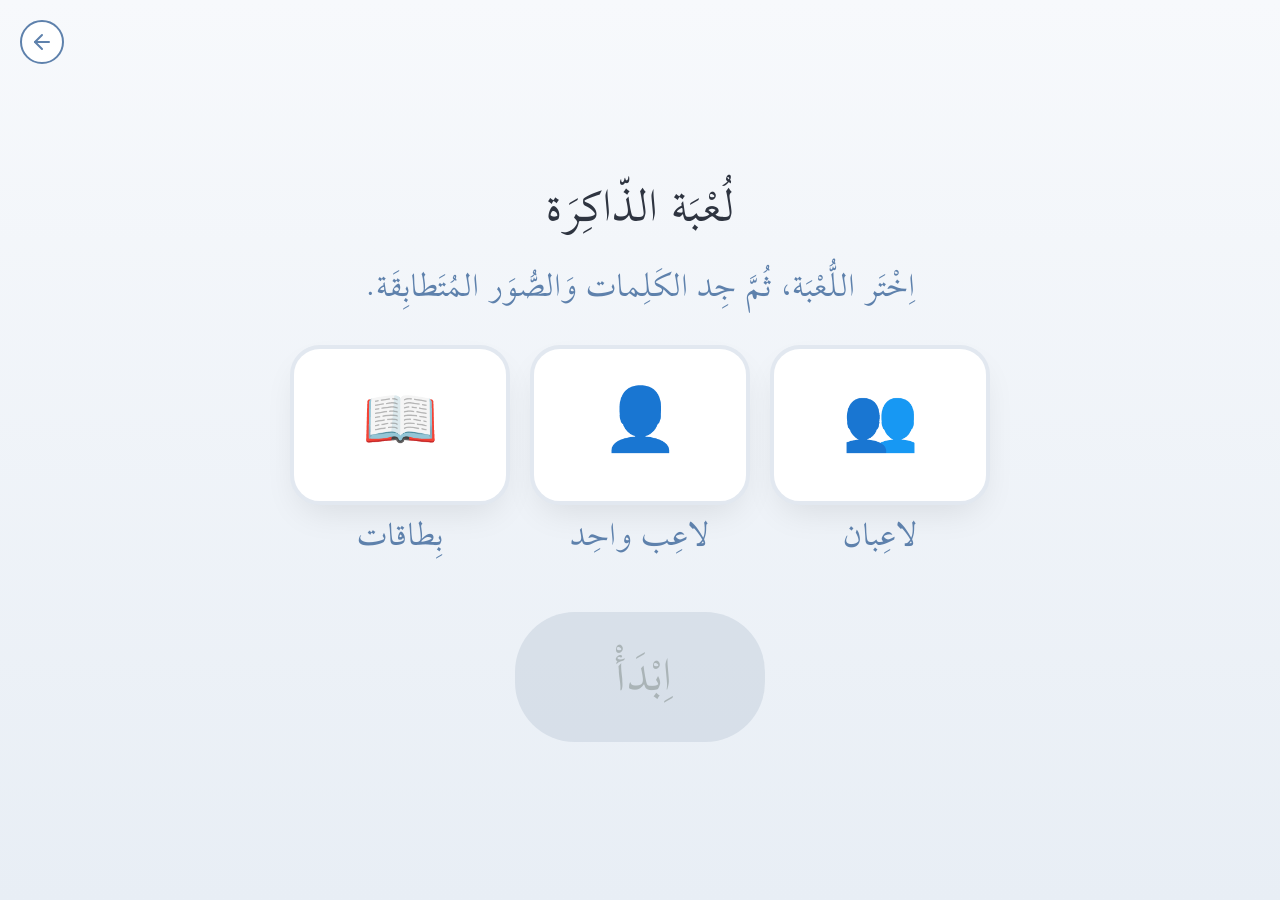
<file: hafizakarti.html>
<!DOCTYPE html>
<html lang="tr">
<head>
<meta charset="utf-8"/>
<meta content="width=device-width, initial-scale=1.0, user-scalable=no" name="viewport"/>
<title> لُعْبَة الذّاكِرَة</title>

<link href="https://fonts.googleapis.com" rel="preconnect"/>
<link crossorigin="" href="https://fonts.gstatic.com" rel="preconnect"/>
<link href="https://fonts.googleapis.com/css2?family=Harmattan:wght@400;700&display=swap" rel="stylesheet"/>
<link href="https://fonts.googleapis.com/css2?family=Marhey:wght@400;700&display=swap" rel="stylesheet"/>


<style>
    h1, h2, h3, h4, h5, h6, strong, b { font-weight: normal !important; }

  html { font-size: clamp(12px, 1.2vw, 16px); }
  :root{
    --bg-start:#f7f9fc; --bg-end:#e8eef5; --primary-color:#5E81AC; --accent-color:#f7b733;
    --surface-color:#FFFFFF; --text-color:#2e3440; --text-light-color:#FFFFFF;
    --player1-color:#64a7fa; --player2-color:#f77d7d; --correct-color:#2ddc73; --incorrect-color:#f24c4c;
    --shadow-light: rgba(46,52,64,.07); --shadow-medium: rgba(46,52,64,.12);
    --border-radius-sm:8px; --border-radius-md:12px; --border-radius-lg:16px;
    --button-bg:var(--surface-color); --button-shadow:0 3px #d8dee9; --button-hover-bg:#eceff4;
    --button-selected-bg:var(--primary-color); --button-selected-color:var(--text-light-color);
    --button-selected-shadow:0 0 0 3px var(--accent-color);
  }

@font-face {
    font-family: 'Arakom';
    src: url('arakom.ttf') format('truetype');
}

body, button, div, span {
    font-family: 'Arakom', sans-serif !important;
} 

  *{ box-sizing:border-box; -webkit-tap-highlight-color:transparent; }
  html,body{ width:100%; height:100dvh; margin:0; padding:0; overflow:hidden; }
  body{ font-family:'Arakom',sans-serif; background:linear-gradient(180deg,var(--bg-start),var(--bg-end)); color:var(--text-color); text-align:center; }
  button,input,select{ font-family:inherit; }

  #game-wrapper{ width:100%; height:100%; position:relative; }

  .screen{ display:none; width:100%; height:100%; position:absolute; inset:0; padding:20px;
           display:none; flex-direction:column; justify-content:center; align-items:center;
           transition:opacity .5s; overflow-y:auto; }
  .screen.active{ display:flex; }

  /* Back (global) */
  .header-navigation{ position:absolute; top:10px; left:10px; z-index:200; }
  .back-btn{ background:none; border:none; cursor:pointer; padding:5px; }
  .back-btn svg{ width:35px; height:35px; fill:var(--text-color); transition:.2s; opacity:.85;
                 filter: drop-shadow(0 1px 2px var(--shadow-light)); }
  .back-btn:hover svg{ opacity:1; transform:scale(1.1); }

  /* Start */
  #start-screen{ gap:10px; }
  .start-title{ font-size:clamp(2.5rem,5vw,3.5rem); margin:10px 0; }
  .start-options{ display:flex; flex-direction:column; gap:15px; width:80%; max-width:700px; }
  .option-group{ display:flex; flex-direction:column; gap:10px; }
  .option-group label{ font-size:1.4rem; font-weight:500; color:var(--primary-color); text-align:left; }
  .player-buttons{ display:grid; grid-template-columns:1fr 1fr; gap:10px; }

  .player-button, #lesson-select, #start-game-btn{
    background:var(--button-bg); border:none; border-radius:var(--border-radius-md);
    padding:12px 15px; font-size:1.1rem; font-weight:400; color:var(--text-color);
    cursor:pointer; transition:.2s ease; box-shadow:var(--button-shadow); text-align:center;
  }
  .player-button:hover, #lesson-select:hover{ background:var(--button-hover-bg); transform:translateY(-1px); box-shadow:0 4px #cdd3db; }
  #start-game-btn:not(:disabled):hover{ background:var(--correct-color); color:#fff; transform:translateY(-1px); box-shadow:0 4px #cdd3db; }
  .player-button:active, #start-game-btn:not(:disabled):active{ transform:translateY(1px); box-shadow:0 2px #d8dee9; }
  .player-button.selected{ background:var(--button-selected-bg); color:var(--button-selected-color); font-weight:400; box-shadow:var(--button-selected-shadow); }
  #lesson-select{ width:100%; appearance:none; -webkit-appearance:none;
    background-image:url("data:image/svg+xml,%3Csvg xmlns='http://www.w3.org/2000/svg' viewBox='0 0 24 24' fill='%235E81AC'%3E%3Cpath d='M7.41,8.58L12,13.17L16.59,8.58L18,10L12,16L6,10L7.41,8.58Z'/%3E%3C/svg%3E");
    background-repeat:no-repeat; background-position:right 10px center; background-size:24px; padding-right:40px; text-align-last:center; }
  #start-game-btn{ margin:10px auto 0 auto; font-size:1rem; padding: 10px 25px; width:auto; max-width: 250px; font-weight:500; }
  #start-game-btn:disabled{ background:#bdc3c7; color:#7f8c8d; opacity:.7; box-shadow:none; cursor:not-allowed; }
  #start-game-btn:not(:disabled){ background:var(--correct-color); color:#fff; }

  /* Game */
  #game-screen{ flex-direction:row; justify-content:space-between; align-items:stretch; gap:15px; padding:15px; overflow:hidden; }
  #game-screen.single-player-mode .score-display { display:none !important; }
  .score-display{
    flex:0 0 clamp(100px, 15%, 150px); max-width:150px; height:100%;
    display:flex; flex-direction:column; justify-content:center; align-items:center; gap:clamp(10px,3vh,20px);
    font-size:clamp(2.2rem,5vw,3.6rem); font-weight:500; color:#fff; border-radius:var(--border-radius-lg);
  }
  #player1-display{ background:linear-gradient(180deg,var(--player1-color),#4e8dff); }
  #player2-display{ background:linear-gradient(180deg,var(--player2-color),#f55a5a); }
  .score-display svg{ width:clamp(40px,10vw,80px); height:clamp(40px,10vw,80px); fill:rgba(255,255,255,.9); filter:drop-shadow(0 2px 4px rgba(0,0,0,.2)); }
  .score-display.active{ transform:scale(1.05); }

  #game-board{ flex-grow:1; width:auto; margin:0; padding:0; display:grid; gap:clamp(6px,1vw,12px);
               perspective:1200px; grid-template-columns:repeat(5,1fr); grid-template-rows:repeat(4,1fr); height:100%; }
  .card{ background:transparent; cursor:pointer; container-type:inline-size; }
  .card-inner{ position:relative; width:100%; height:100%; transition:transform .6s cubic-bezier(0.34, 1.56, 0.64, 1); transform-style:preserve-3d; }
  .card.flipped .card-inner{ transform:rotateY(180deg); }
  .card-face{ position:absolute; inset:0; display:flex; justify-content:center; align-items:center;
              -webkit-backface-visibility:hidden; backface-visibility:hidden; border-radius:var(--border-radius-md);
              padding:clamp(4px,1cqw,8px); word-break:break-word; font-size:clamp(1.15rem,15cqw,2.6rem); text-align:center; line-height:1.1; }
  .card-front{ background:var(--surface-color); box-shadow:0 2px 8px var(--shadow-light); }
  .card-back{ color:#fff; transform:rotateY(180deg); background:var(--primary-color); }
  .card.p1-turn .card-back{ background:var(--player1-color); }
  .card.p2-turn .card-back{ background:var(--player2-color); }
  .card.p1-match .card-face.card-back{ background:var(--player1-color); }
  .card.p2-match .card-face.card-back{ background:var(--player2-color); }

  .game-over-overlay{ position:absolute; top:50%; left:50%; transform:translate(-50%,-50%); background:var(--surface-color);
                      padding:30px 50px; border-radius:var(--border-radius-lg); z-index:200; display:flex; flex-direction:column; gap:18px;
                      box-shadow:0 10px 40px rgba(0,0,0,.2); }
  .game-over-overlay h2{ margin:0; font-size:clamp(1.6rem,4vw,2.2rem); }
  .hidden{ display:none !important; }
  .win-buttons{ display:flex; gap:26px; margin-top:4px; }
  .win-buttons .icon-btn{ background:transparent; border:none; cursor:pointer; padding:5px; transition:.25s; }
  .win-buttons .icon-btn:hover{ transform:scale(1.08); }
  .win-buttons .icon-btn svg{ width:clamp(40px,8vw,56px); height:clamp(40px,8vw,56px); fill:var(--primary-color); }
  .win-buttons .icon-btn:hover svg{ fill:var(--accent-color); }

  @media (max-width:800px){
    #start-screen{ justify-content:flex-start; padding-top:32px; }
    .start-title{ margin-bottom:12px; }
    .start-options{ gap:18px; }
    #game-screen{ flex-direction:column; padding:10px; gap:10px; }
    .score-display{ flex-direction:row; height:40px; width:100%; max-width:none; font-size:1.4rem; padding:4px 10px; gap:8px; order:-1; }
    .score-display svg{ width:22px; height:22px; }
    #game-board{ grid-template-columns:repeat(4,1fr); grid-template-rows:repeat(5,1fr); gap:6px; width:100%; }
    .card-face{ font-size:clamp(1rem,12cqw,1.8rem); padding:4px; border-radius:var(--border-radius-sm); }
    .game-over-overlay{ padding:20px 30px; width:90%; }
    .win-buttons{ gap:22px; }
  }

  /* Font families */
  html,body{ font-family:'Arakom',sans-serif !important; }
  .card-back[dir="rtl"]{ font-family:'Arakom',sans-serif !important; }
  button,h1,h2,h3,.score-display,label,select{ font-family:'Arakom',sans-serif !important; }

  .score-display.active {
    transform: scale(1.1); /* Biraz daha büyüt */
    box-shadow: 0 0 25px 10px rgba(255, 255, 255, 0.6); /* Beyaz parlama efekti */
    border: 3px solid var(--accent-color); /* Altın rengi çerçeve */
    z-index: 10;
}

.score-display {
    flex: 0 0 clamp(70px, 10%, 110px);
    height: 85vh; /* Boyu biraz kısalttık (85vh idi) */
    margin-top: auto; /* Kutuları aşağıya iter */
    margin-bottom: 20px; /* Alttan biraz boşluk bırakır */
    
    display: flex;
    flex-direction: column;
    justify-content: center;
    align-items: center;
    gap: 20px;
    font-size: clamp(1.8rem, 4vw, 3rem);
    font-weight: 400;
    color: #fff;
    border-radius: 50px;
    transition: all 0.4s ease-in-out;
    opacity: 0.3;
    filter: grayscale(1);
    position: relative;
    border: 4px solid transparent;
}

/* Aktif panel: Artık devasa büyümek yerine içe doğru parlıyor */
.score-display.active {
    opacity: 1;
    filter: grayscale(0);
    transform: scale(1.03); /* Çok az büyüme, taşmayı önler */
    box-shadow: 0 0 15px 5px var(--accent-color), inset 0 0 15px rgba(255,255,255,0.5);
    border: 3px solid #fff;
}


/* Mobil için çubukları daha da kısaltalım */


.nav-back-btn {
    position: absolute;
    top: 20px;
    left: 20px; /* Sol üst köşeye sabitler */
    background: var(--surface-color);
    border: 2px solid var(--primary-color);
    color: var(--primary-color);
    padding: 8px;
    border-radius: 50%;
    cursor: pointer;
    display: flex;
    align-items: center;
    justify-content: center;
    transition: all 0.3s ease;
    z-index: 100;
    font-family: 'Arakom', sans-serif !important;
}

.nav-back-btn:hover {
    background: var(--primary-color);
    color: white;
    transform: scale(1.1);
}

/* Eğer butonun sağda olmasını isterseniz left:20px yerine right:20px yapabilirsiniz */



.player-button[data-players="3"].selected {
    border-color: var(--accent-color);
    background: var(--accent-color);
    color: white !important;
}

/* Üzerine gelince büyüme efekti */
.player-button:hover {
    transform: translateY(-8px);
    box-shadow: 0 25px 35px -10px rgba(0, 0, 0, 0.2);
}

/* SEÇİLDİĞİNDE: saat.html'deki gibi renkli hale gelmesi */
/* 1 Kişilik seçilince mavi */
.player-button[data-players="1"].selected {
    border-color: var(--player1-color);
    background: var(--player1-color);
    color: white !important;
}

/* 2 Kişilik seçilince pembe/kırmızı */
.player-button[data-players="2"].selected {
    border-color: var(--player2-color);
    background: var(--player2-color);
    color: white !important;
}

.option-group label {
    display: block;
    font-size: 2.5rem; /* Yazı boyutu büyütüldü (2rem idi) */
    margin-bottom: 5px;
    color: var(--primary-color);
    text-align: right; /* Yazı sağa yaslandı */
    width: 100%;
    padding-right: 20px; /* Kenardan çok az boşluk bırakmak için */
    font-family: 'Arakom', sans-serif !important;
}

#start-game-btn {
    margin-top: 40px;
    padding: 25px 100px; /* Genişlik ve yükseklik artırıldı */
    font-size: 3.5rem;    /* Yazı boyutu büyütüldü */
    font-weight: normal;
    background: var(--primary-color);
    color: white;
    border: none;
    border-radius: 60px; /* Tam oval görünüm */
    cursor: pointer;
    transition: all 0.3s cubic-bezier(0.175, 0.885, 0.32, 1.275);
    box-shadow: 0 15px 30px rgba(94, 129, 172, 0.4); /* Derinlik gölgesi */
    font-family: 'Arakom', sans-serif !important;
}

/* Üzerine gelince büyüme ve parlama efekti */
#start-game-btn:not(:disabled):hover {
    transform: scale(1.1) translateY(-5px);
    background: #4c6a8d; /* Biraz daha koyu bir ton */
    box-shadow: 0 20px 40px rgba(94, 129, 172, 0.6);
}

/* Tıklandığında basılma hissi */
#start-game-btn:not(:disabled):active {
    transform: scale(0.95);
}

/* Mod seçilmediğinde butonun görünümü */
#start-game-btn:disabled {
    background: #cbd5e1;
    cursor: not-allowed;
    opacity: 0.6;
    box-shadow: none;
    transform: scale(1);
}

/* Başlığı ve Geri Tuşunu Hizalayan Üst Bar */
.game-header {
    display: flex;
    align-items: center;
    justify-content: center;
    width: 100%;
    position: relative;
    margin-bottom: 10px; /* Kartlarla arasındaki mesafe */
    padding: 5px 0;
}

/* Geri butonu artık satır içi (inline) olacak */
.header-navigation-inline {
    position: absolute;
    left: 0;
    top: 50%;
    transform: translateY(-50%);
}

.game-instruction-title {
    position: fixed !important;
    top: 50vh !important;
    left: 50vw !important;
    transform: translate(-50%, -50%) !important;
    z-index: 9999 !important;
    width: 90%;
    max-width: 800px;
    font-size: clamp(2.5rem, 6vw, 4.5rem) !important;
    color: var(--primary-color);
    background: rgba(255, 255, 255, 0.95);
    padding: 20px 40px;
    border-radius: 20px;
    box-shadow: 0 10px 30px rgba(0,0,0,0.3);
    margin: 0;
    font-weight: 400; /* 800 yerine 400 yaparak bold özelliğini kaldırdık */
    text-align: center;
    line-height: 1.2;
    pointer-events: none;
    opacity: 1;
    transition: opacity 0.5s ease-out, transform 0.5s ease-out;
}
.game-instruction-title.hide {
    opacity: 0 !important;
    transform: translate(-50%, -60%) !important;
}

@media (max-width:800px) {
    .game-header { margin-bottom: 5px; }
}

/* Tek kişilik modda Player 1 panelini her zaman aktif ve renkli yap */
#game-screen.single-player-mode #player1-display {
    opacity: 1 !important;
    filter: grayscale(0) !important;
    transform: scale(1.03);
    box-shadow: 0 0 15px 5px var(--accent-color), inset 0 0 15px rgba(255,255,255,0.5);
    border: 3px solid #fff;
}

/* Tek kişilik modda skorun daha belirgin olması için (isteğe bağlı) */
#game-screen.single-player-mode #score1 {
    text-shadow: 0 2px 4px rgba(0,0,0,0.3);
}

/* Görselin kartın içinde kesilmeden tam görünmesini sağlar */
.card-back img {
    max-width: 100%;
    max-height: 100%;
    width: auto;
    height: auto;
    object-fit: contain; /* Görselin oranını bozmadan çerçeveye sığdırır */
    display: block;
    border-radius: var(--border-radius-md);
}

/* Kartın arka yüzündeki hizalamayı temizleyelim */
.card-back {
    display: flex !important;
    justify-content: center !important;
    align-items: center !important;
    padding: 2px !important; /* Kenarlardan çok az pay bırakmak kesilmeyi önler */
}

/* Ana Kapsayıcı */


.player-buttons {
    display: grid !important;
    grid-template-columns: 1fr 1fr 1fr !important; /* 3 eşit geniş sütun */
    gap: 20px; /* Kutular arası yatay boşluk */
    width: 100%;
    margin: 0 auto;
}

/* Mod Konteyner */
.mode-container {
    display: flex;
    flex-direction: column;
    align-items: center;
    gap: 10px;
    width: 100%;
}

/* 3. Oyuncu Seçim Butonları: Boyutları Büyüttük */
.player-button {
    width: 100% !important; 
    height: 160px !important; /* Yüksekliği 100'den 160'a çıkararak devasa kutular yaptık */
    background: white;
    border: 4px solid #e2e8f0 !important; /* Çerçeveyi kalınlaştırdık */
    border-radius: 30px !important; /* Köşeleri daha yumuşak ve büyük yaptık */
    
    font-size: 4rem !important; /* Emojileri de kutuya uyumlu şekilde büyüttük */
    
    cursor: pointer;
    transition: all 0.4s cubic-bezier(0.175, 0.885, 0.32, 1.275); /* Daha akıcı bir zıplama efekti */
    display: flex;
    align-items: center;
    justify-content: center;
    box-shadow: 0 15px 35px -10px rgba(0, 0, 0, 0.10); /* Gölgeyi derinleştirdik */
    
    overflow: hidden;
    padding: 0 !important;
}

/* Arapça Yazılar */
.mode-label {
    font-size: 2.5rem !important;
    color: var(--primary-color);
    font-family: 'Arakom', sans-serif !important;
    font-weight: 400;
    white-space: nowrap;
    line-height: 1.1;
    text-align: center;
}

/* Seçili Butonlar */
.player-button.selected {
    transform: translateY(-5px);
}

/* Mobil için */
@media (max-width: 800px) {
    .player-buttons {
        gap: 15px;
        grid-template-columns: 1fr 1fr 1fr !important;
    }
    .mode-label {
        font-size: 1.4rem !important;
    }
    .player-button {
        height: 75px !important;
        font-size: 2.2rem !important;
    }
}

        /* --- CİHAZ DÖNDÜRME UYARISI VE MOBİL YATAY KLAVYE DESTEĞİ --- */
        #rotate-message {
            display: none; 
            position: fixed;
            top: 0; left: 0; width: 100%; height: 100%;
            background-color: #2c3e50; 
            z-index: 99999; 
            flex-direction: column;
            align-items: center; justify-content: center;
            color: white; text-align: center;
        }
        .phone-animation {
            width: 60px; height: 100px;
            border: 4px solid white; border-radius: 10px;
            animation: rotate-phone 2s infinite ease-in-out;
            margin-bottom: 20px; position: relative;
        }
        .phone-animation::before {
            content: ''; position: absolute;
            top: 10px; left: 50%; transform: translateX(-50%);
            width: 20%; height: 4px; background: white; border-radius: 2px;
        }
        @keyframes rotate-phone {
            0% { transform: rotate(0deg); opacity: 1; }
            25% { transform: rotate(90deg); opacity: 1; }
            70% { transform: rotate(90deg); opacity: 1; }
            100% { transform: rotate(90deg); opacity: 0; }
        }
        .rotate-text { font-size: 2.5rem; font-family: 'Arakom', Tahoma, sans-serif; }

        @media only screen and (max-width: 900px) and (orientation: portrait) {
            #rotate-message { display: none !important; }
            #game-screen { flex-direction: column !important; padding: 5px !important; gap: 5px !important; }
            .score-display { 
                flex-direction: row !important; 
                width: 100% !important; 
                max-width: none !important;
                height: 40px !important; 
                padding: 2px 10px !important; 
                gap: 10px !important; 
                font-size: 1.5rem !important; 
                margin: 0 !important;
            }
            .score-display svg { width: 22px !important; height: 22px !important; }
            #game-container-inner { flex-grow: 1 !important; justify-content: center !important; }
            #game-board { gap: 8px !important; }
        }

        @media screen and (max-height: 500px) {
            body { overflow: hidden !important; } /* Esnek grid olduğu için taşmaz */
            #rotate-message { display: none !important; }
            #game-screen { padding: 5px !important; gap: 5px !important; }
            .score-display { 
                width: 45px !important;
                height: auto !important;
                padding: 3px !important;
                font-size: 1.2rem !important;
                gap: 5px !important;
            }
            .score-display svg { width: 20px !important; height: 20px !important; }
            #game-board { gap: 6px !important; }
        }

  /* Mobilde Dikey Mod (Portrait) Ergonomisi */
@media (max-width:800px) and (orientation: portrait) {
    #game-screen {
        flex-direction: column !important;
        gap: 10px;
    }
    .score-display {
        flex: 0 0 auto !important;
        width: 100% !important;
        height: clamp(50px, 8vh, 70px) !important;
        max-width: none !important;
        flex-direction: row !important;
        justify-content: center !important;
        gap: 15px !important;
        margin: 5px 0 !important;
        padding: 5px !important;
    }
    .score-display svg {
        width: clamp(25px, 5vh, 40px) !important;
        height: clamp(25px, 5vh, 40px) !important;
    }
}

/* Mobilde Yatay Mod (Landscape) Ekrana Sığdırma */
@media (max-height:600px) and (orientation: landscape) {
    #game-screen {
        gap: 5px !important;
        padding: 5px !important;
    }
    .score-display {
        flex: 0 0 clamp(50px, 10vw, 80px) !important;
        max-width: 80px !important;
        gap: 5px !important;
        font-size: clamp(1.2rem, 4vh, 1.8rem) !important;
    }
    .score-display svg {
        width: clamp(20px, 6vh, 35px) !important;
        height: clamp(20px, 6vh, 35px) !important;
    }
    #game-board {
        gap: clamp(3px, 1vh, 6px) !important;
    }
    .card-face {
        padding: 2px !important;
        font-size: clamp(0.9rem, 10vh, 1.5rem) !important;
    }
}
  </style>
</head>
<body>

    <!-- CİHAZ DÖNDÜRME UYARISI (TÜM OYUNLAR ORTAK) -->
    <div id="rotate-message" style="display: none;">
        <div class="phone-animation"></div>
        <div class="rotate-text">يُرْجى تَدْوير الجِهاز</div> 
    </div>

<div id="game-wrapper">
    <div class="screen active" id="start-screen">
        <button class="nav-back-btn" onclick="location.href='index.html'">
            <svg width="24" height="24" viewBox="0 0 24 24" fill="none" stroke="currentColor" stroke-width="2" stroke-linecap="round" stroke-linejoin="round">
                <line x1="19" y1="12" x2="5" y2="12"></line>
                <polyline points="12 19 5 12 12 5"></polyline>
            </svg>
        </button>

        <h1 class="start-title">لُعْبَة الذّاكِرَة</h1>

        <p style="font-size: 2.5rem; color: var(--primary-color); margin-top: -10px; margin-bottom: 20px; font-family: 'Arakom', sans-serif !important;">
            .اِخْتَر اللُّعْبَة، ثُمَّ جِد الكَلِمات وَالصُّوَر المُتَطابِقَة
        </p>

        <div class="start-options">
            <div class="option-group">
                <div class="player-buttons" id="player-select">
                    <div class="mode-container">
                        <button class="player-button" data-players="3">📖</button>
                        <span class="mode-label">بِطاقات</span>
                    </div>
                    <div class="mode-container">
                        <button class="player-button" data-players="1">👤</button>
                        <span class="mode-label">لاعِب واحِد</span>
                    </div>
                    <div class="mode-container">
                        <button class="player-button" data-players="2">👥</button>
                        <span class="mode-label">لاعِبان</span>
                    </div>
                </div>
            </div> <button id="start-game-btn" disabled>اِبْدَأْ</button>
        </div>
    </div>

    <div class="screen" id="game-screen"></div>
</div>
<script>
/* =========================
    GÜNCELLENMİŞ VERİ MODÜLÜ (PDF TABANLI)
========================= */
const Data = {
  pdfUnit: {
    title: "١. الوَحْدَة", 
    words: {
      unit2: {
        title: { tr: "1. Ünite" },
        description: { tr: "Günlük Hayat" },
        lessons: {
          lesson1: {
            description: { tr: "Günlük Eylemler" },
            words: [
  { id: 1, arabic: 'طَماطِم', turkish: '1.jpeg' },
  { id: 2, arabic: 'بَطاطا', turkish: '2.jpeg' },
  { id: 3, arabic: 'بُرْتُقال', turkish: '3.jpeg' },
  { id: 4, arabic: 'عَسَل', turkish: '4.jpeg' },
  { id: 5, arabic: 'ماء', turkish: '5.jpeg' },
  { id: 6, arabic: 'خُبْز', turkish: '6.jpeg' },
  { id: 7, arabic: 'سُكَّر', turkish: '7.jpeg' },
  { id: 8, arabic: 'مِلْح', turkish: '8.jpeg' },
  { id: 9, arabic: 'شاي', turkish: '9.jpeg' },
  { id: 10, arabic: 'مِشْمِش', turkish: '10.jpeg' },
  { id: 11, arabic: 'بَصَل', turkish: '11.jpeg' },
  { id: 12, arabic: 'عِنَب', turkish: '12.jpeg' },
  { id: 13, arabic: 'تُفّاح', turkish: '13.jpeg' },
  { id: 14, arabic: 'جَزَر', turkish: '14.jpeg' },
  { id: 15, arabic: 'كَرَز', turkish: '15.jpeg' },
  { id: 16, arabic: 'باذِنْجان', turkish: '16.jpeg' }
            ]
          }
        }
      }
    }
  }
};

const Utils = { shuffleArray: (arr)=>[...arr].sort(()=>Math.random()-.5) };

/* =========================
   APP (SES VE MOD YÖNETİMİ)
========================= */
const App = {
  state: {
    selectedPlayers: null,
    isAudioInitialized: false,
    audioCtx: null,
    baseHistory: null
  },
  dom: {},

  init() {
    this.dom.screens = document.querySelectorAll('.screen');
    this.dom.startScreen = document.getElementById('start-screen');
    this.dom.gameScreen = document.getElementById('game-screen');
    this.dom.playerSelect = document.getElementById('player-select');
    this.dom.startGameBtn = document.getElementById('start-game-btn');

    this.initStartScreenListeners();

    // Ses motorunu kullanıcı ilk dokunduğunda aktif et
    const initAudio = () => {
      if (this.state.isAudioInitialized) return;
      this.initAudio();
      document.removeEventListener('click', initAudio);
      document.removeEventListener('touchstart', initAudio);
    };
    document.addEventListener('click', initAudio);
    document.addEventListener('touchstart', initAudio);

    this.state.baseHistory = history.length;
    if(!history.state || typeof history.state.depth!=='number'){
      history.replaceState({screenId:'start-screen', depth:0}, '', '#start-screen');
    }
    window.addEventListener('popstate', (ev)=>{
      const sid = ev.state?.screenId || 'start-screen';
      this.showScreen(sid, {push:false});
    });

    this.showScreen('start-screen');
    MemoryGame.init();
  },

initStartScreenListeners() {
    this.dom.playerSelect.addEventListener('click', e => {
      const btn = e.target.closest('.player-button');
      if (!btn) return;
      this.playSound('menuClick');
      this.state.selectedPlayers = parseInt(btn.dataset.players, 10);
      this.updateSelection(this.dom.playerSelect, btn);
      this.checkStartButtonState(); 
    });

    this.dom.startGameBtn.onclick = () => {
      this.playSound('menuClick');
      const mode = this.state.selectedPlayers;
      const words = Data.pdfUnit.words.unit2.lessons.lesson1.words;

      if (mode === 3) {
        // --- KARTLAR (BİTAGAT) MODU ---
        WordCardGame.start(words);
        this.playInstruction('yonergekart.mp3'); 
      } else {
        // --- HAFIZA KARTLARI MODU (1 veya 2 Kişilik) ---
        MemoryGame.start(words, mode);
        // Hafıza kartları seçildiğinde bu ses çalacak:
        setTimeout(() => {
          this.playInstruction('yonergehafiza.mp3');
        }, 300);
      }
      this.showScreen('game-screen');
    }; // onclick bitişi
  }, // initStartScreenListeners bitişi

  checkStartButtonState() {
    this.dom.startGameBtn.disabled = !this.state.selectedPlayers;
  },


  showScreen(screenId, opts={push:true}) {
    this.dom.screens.forEach(s => s.classList.remove('active'));
    const t = document.getElementById(screenId);
    if(t) t.classList.add('active');

    if(opts.push) {
      const depth = ((history.state && history.state.depth) || 0) + 1;
      try { history.pushState({screenId, depth}, '', '#'+screenId); } catch(e) {}
    }
  },

  updateSelection(container, selectedButton) {
    container?.querySelectorAll('.selected').forEach(el => el.classList.remove('selected'));
    selectedButton?.classList.add('selected');
  },

  initAudio() {
    try {
      if(!this.state.audioCtx) this.state.audioCtx = new (window.AudioContext||window.webkitAudioContext)();
      if(this.state.audioCtx.state === 'suspended') {
        this.state.audioCtx.resume().then(() => { this.state.isAudioInitialized = true; });
      } else {
        this.state.isAudioInitialized = true;
      }
    } catch(e) { this.state.isAudioInitialized = false; }
  },

  // Klasördeki gerçek .mp3 dosyalarını çalmak için fonksiyon
  playInstruction(fileName) {
    if (this.state.audioCtx && this.state.audioCtx.state === 'suspended') {
      this.state.audioCtx.resume();
    }
    const audio = new Audio(fileName); // Dosya aynı klasördeyse direkt adı yeterlidir
    audio.play().catch(e => console.error("Yönerge sesi başlatılamadı:", e));
  },

  playSound(key) {
    // AudioContext uykudaysa uyandır (Tarayıcı kısıtlaması için)
    if (this.state.audioCtx && this.state.audioCtx.state === 'suspended') {
      this.state.audioCtx.resume();
    }

    if(!this.state.audioCtx) return;
    
    const sounds = {
      flip:{f:200,t:'triangle',d:.1}, 
      match:{f:440,t:'sine',d:.2}, 
      menuClick:{f:600,t:'square',d:.08}
    };
    
    const s = sounds[key]; if(!s) return;
    const g = this.state.audioCtx.createGain(); g.connect(this.state.audioCtx.destination);
    g.gain.setValueAtTime(0, this.state.audioCtx.currentTime);
    g.gain.linearRampToValueAtTime(0.1, this.state.audioCtx.currentTime + 0.01);
    g.gain.linearRampToValueAtTime(0, this.state.audioCtx.currentTime + s.d);
    const o = this.state.audioCtx.createOscillator(); o.type=s.t; o.frequency.value=s.f; o.connect(g);
    o.start(0); o.stop(this.state.audioCtx.currentTime + s.d);
  }
};

/* =========================
   MEMORY GAME
========================= */
const MemoryGame = {
  state:{ playerMode:1, f:[], l:false, c:1, s1:0, s2:0, w:[], p:0, flipTimeout:null },
  dom:{},
  init(){},
start(words, playerMode=1){
    this.state = { playerMode, f:[], l:false, c:1, s1:0, s2:0, w:[], p:0, flipTimeout:null };

    const gameScreen = document.getElementById('game-screen');
    gameScreen.innerHTML = `
      <div class="header-navigation">
        <button class="back-btn" title="Geri" aria-label="Geri">
          <svg viewBox="0 0 24 24"><path d="M20 11H7.83l5.59-5.59L12 4l-8 8 8 8 1.41-1.41L7.83 13H20v-2z"></path></svg>
        </button>
      </div>

      <div class="score-display" id="player1-display">
        <svg viewBox="0 0 24 24"><path d="M12,4A4,4 0 0,1 16,8A4,4 0 0,1 12,12A4,4 0 0,1 8,8A4,4 0 0,1 12,4M12,14C16.42,14 20,15.79 20,18V20H4V18C4,15.79 7.58,14 12,14Z"></path></svg>
        <span id="score1">0</span>
      </div>

<div id="game-container-inner" style="display: flex; flex-direction: column; flex-grow: 1; align-items: center;">
         <h2 class="game-instruction-title">طابِق البِطاقات</h2>
         <div id="game-board" style="width: 100%; flex-grow: 1;"></div>
      </div>
      </div>

      <div class="score-display" id="player2-display">
        <svg viewBox="0 0 24 24"><path d="M12,4A4,4 0 0,1 16,8A4,4 0 0,1 12,12A4,4 0 0,1 8,8A4,4 0 0,1 12,4M12,14C16.42,14 20,15.79 20,18V20H4V18C4,15.79 7.58,14 12,14Z"></path></svg>
        <span id="score2">0</span>
      </div>

      <div class="game-over-overlay hidden" id="memory-game-over">
        <div id="winner-icon-container"></div>
        <h2 id="memory-win-text"></h2>
        <div class="win-buttons">
          <button class="icon-btn" id="play-again-memory-btn" title="Tekrar Oyna">
            <svg viewBox="0 0 24 24"><path d="M17.65,6.35C16.2,4.9 14.21,4 12,4A8,8 0 0,0 4,12A8,8 0 0,0 12,20C15.73,20 18.84,17.45 19.73,14H17.65C16.83,16.33 14.61,18 12,18A6,6 0 0,1 6,12A6,6 0 0,1 12,6C13.66,6 15.14,6.69 16.22,7.78L13,11H20V4L17.65,6.35Z"></path></svg>
          </button>
          <button class="icon-btn" id="back-to-start-memory-btn" title="Ana Menü">
            <svg viewBox="0 0 24 24"><path d="M10,20V14H14V20H19V12H22L12,3L2,12H5V20H10Z"></path></svg>
          </button>
        </div>
      </div>
    `;
    // DOM refs
    this.dom.board = document.getElementById('game-board');
    this.dom.p1Display = document.getElementById('player1-display');
    this.dom.p2Display = document.getElementById('player2-display');
    this.dom.score1 = document.getElementById('score1');
    this.dom.score2 = document.getElementById('score2');
    this.dom.gameOver = document.getElementById('memory-game-over');
    this.dom.winText = document.getElementById('memory-win-text');
    this.dom.winnerIcon = document.getElementById('winner-icon-container');

    // Geri butonlarını history.back ile yöneteceğiz (aşağıda global delegation var)

    // Player mode class
    gameScreen.classList.toggle('single-player-mode', this.state.playerMode===1);

    const wordPairsNeeded = Math.min(10, Math.floor(words.length));
    if(wordPairsNeeded < 2){ alert('Bu ders için yeterli kelime çifti yok.'); App.showScreen('start-screen'); return; }

    this.state.w = Utils.shuffleArray(words).slice(0, wordPairsNeeded);
    const pairs = this.state.w.flatMap(w=>[
      {content:w.arabic, id:w.id, lang:'ar'},
      {content:w.turkish, id:w.id, lang:'tr'}
    ]);
    this.populateBoard(Utils.shuffleArray(pairs));

    const board = document.getElementById('game-board');
    if(board) board.style.pointerEvents = 'none';

    setTimeout(() => {
        const title = gameScreen.querySelector('.game-instruction-title');
        if (title) {
            title.classList.add('hide');
            setTimeout(() => title.style.display = 'none', 500);
        }
        
        const allCards = gameScreen.querySelectorAll('.card.flipped');
        allCards.forEach(c => {
            const delay = Math.random() * 800; // 0 ile 800ms asimetrik gecikme
            setTimeout(() => {
                try { App.playSound('flip'); } catch(e){}
                c.classList.remove('flipped');
            }, delay);
        });
        
        setTimeout(() => {
            if(board) board.style.pointerEvents = 'auto';
        }, 1000); // 800ms max delay + 200ms extra
    }, 3000);

    this.updateActivePlayerUI();
    this.dom.score1.textContent='0';
    this.dom.score2.textContent='0';
    this.dom.gameOver.classList.add('hidden');

 // Tekrar oyna butonunu düzeltiyoruz
    document.getElementById('play-again-memory-btn').onclick = ()=>{
      App.playSound('menuClick');
      // Veriyi doğrudan mevcut Data objesinden çekiyoruz
      const currentWords = Data.pdfUnit.words.unit2.lessons.lesson1.words;
      this.start(currentWords, this.state.playerMode);
    }; 

    // “Ana Menü” yerine bir önceki adıma dön (istenirse)
    document.getElementById('back-to-start-memory-btn').onclick = ()=>{
      App.playSound('menuClick');
      history.back();
    };
  },

populateBoard(cards){
    const n = cards.length;
    this.dom.board.innerHTML = '';

    // Smart Grid Algorithm (Perfect Symmetry)
    const updateGrid = () => {
        const isLandscape = window.innerWidth > window.innerHeight;
        let cols = 4, rows = 4;
        if (n === 16) { cols = 4; rows = 4; }
        else if (n === 20) { cols = isLandscape ? 5 : 4; rows = isLandscape ? 4 : 5; }
        else if (n === 12) { cols = isLandscape ? 4 : 3; rows = isLandscape ? 3 : 4; }
        else if (n === 18) { cols = isLandscape ? 6 : 3; rows = isLandscape ? 3 : 6; }
        else if (n === 14) { cols = isLandscape ? 7 : 2; rows = isLandscape ? 2 : 7; }
        else if (n === 10) { cols = isLandscape ? 5 : 2; rows = isLandscape ? 2 : 5; }
        else if (n === 8) { cols = isLandscape ? 4 : 2; rows = isLandscape ? 2 : 4; }
        else {
            cols = Math.ceil(Math.sqrt(n));
            rows = Math.ceil(n / cols);
        }
        this.dom.board.style.gridTemplateColumns = `repeat(${cols}, 1fr)`;
        this.dom.board.style.gridTemplateRows = `repeat(${rows}, 1fr)`;
    };
    updateGrid();
    window.currentGridUpdater = updateGrid; // Ekran çevrilince (resize) otomatik güncelle


    cards.forEach(cd=>{
      const el = document.createElement('div');
      el.className = 'card flipped';
      el.dataset.id = cd.id;
      
      // Görsel ve metin ayrımı
      let contentHtml;
      if(cd.content.endsWith('.jpeg')) {
        // img etiketi kartı tam kaplayacak şekilde ayarlandı
       contentHtml = `<img src="${cd.content}">`;
      } else {
        // Sadece Arapça (ar) metinler için font-size eklendi
        const fontStyle = cd.lang==='ar' 
            ? "font-family:'Arakom',sans-serif; font-size: clamp(2.5rem, 20cqw, 4.5rem);" 
            : "";
        contentHtml = `<span style="${fontStyle}">${cd.content}</span>`;
      }

      el.innerHTML = `
        <div class="card-inner">
          <div class="card-face card-front"></div>
          <div class="card-face card-back" dir="${cd.lang==='tr'?'ltr':'rtl'}" style="padding:0; overflow:hidden; display:flex; align-items:center; justify-content:center;">
            ${contentHtml}
          </div>
        </div>
      `;
      el.onclick = ()=>this.flipCard(el);
      this.dom.board.appendChild(el);
    });
  },

  flipCard(card){
    if(this.state.l || card.classList.contains('flipped') || card.classList.contains('matched')) return;
    App.playSound('flip'); card.classList.add('flipped');

    // sıra göstergesi
    if(this.state.playerMode===2){ card.classList.add(this.state.c===1?'p1-turn':'p2-turn'); }
    else{ card.classList.add('p1-turn'); }

    this.state.f.push(card);
    if(this.state.f.length===2){
      this.state.l = true;
      const [c1,c2] = this.state.f;
      if(c1.dataset.id === c2.dataset.id){
        App.playSound('match');
        let matchClass = (this.state.playerMode===2 ? (this.state.c===1?'p1-match':'p2-match') : 'p1-match');
        if(this.state.playerMode===1){ this.dom.score1.textContent = ++this.state.s1; }
        else { if(this.state.c===1) this.dom.score1.textContent = ++this.state.s1; else this.dom.score2.textContent = ++this.state.s2; }
        this.state.f.forEach(c=>{ c.classList.remove('p1-turn','p2-turn'); c.classList.add('matched', matchClass); });
        this.state.p++; this.state.f=[]; this.state.l=false;

        if(this.state.p === this.state.w.length){
          setTimeout(()=>{ this.showEndUI(); }, 600);
        }
      }else{
        if(this.state.flipTimeout) clearTimeout(this.state.flipTimeout);
        this.state.flipTimeout = setTimeout(()=>{
          this.state.f.forEach(c=>c.classList.remove('flipped','p1-turn','p2-turn'));
          this.state.f=[]; this.state.l=false;
          if(this.state.playerMode===2){ this.state.c = (this.state.c===1?2:1); }
          this.updateActivePlayerUI();
        }, 1800);
      }
    }
  },

   updateActivePlayerUI() {
    if (this.state.playerMode !== 2) return; // Tek kişilikse çalışma
    
    const p1 = document.getElementById('player1-display');
    const p2 = document.getElementById('player2-display');
    if(!p1 || !p2) return;

    if (this.state.c === 1) {
      p1.classList.add('active');
      p2.classList.remove('active');
    } else {
      p1.classList.remove('active');
      p2.classList.add('active');
    }
  },


  showEndUI(){
    let txt = '';
    if (this.state.playerMode === 1) {
        txt = 'أَحْسَنْتَ! لَقَدْ أَتْمَمْتَ اللُّعْبَة!'; // Aferin, oyunu tamamladın!
    } else {
        const p1 = this.state.s1, p2 = this.state.s2;
        const isDraw = p1===p2;
        txt = isDraw ? 'التَّعادُل' : (p1>p2 ? 'فازَ المُتَسابِق الأَوَّل' : 'فازَ المُتَسابِق الثّاني');
    }
    this.dom.winText.textContent = txt;
    this.dom.gameOver.classList.remove('hidden');
  }
};

/* =========================
   GLOBAL BACK HANDLER (delegation)
========================= */
document.addEventListener('click', (ev)=>{
  const btn = ev.target.closest('.back-btn');
  if(!btn) return;
  ev.preventDefault();
  try{ App.playSound('menuClick'); }catch(e){}
  const depth = (history.state && history.state.depth) || 0;
  if(depth>0){ history.back(); }
  else{ App.fallbackToParent(); }
});

/* =========================
   BOOT & SMART RESIZE
========================= */
window.addEventListener('resize', () => {
    if (window.currentGridUpdater) window.currentGridUpdater();
});
document.addEventListener('DOMContentLoaded', ()=>App.init());
const WordCardGame = {
    start(words) {
        const gameScreen = document.getElementById('game-screen');
        gameScreen.classList.add('single-player-mode'); 
        
        gameScreen.innerHTML = `
            <div id="game-container-inner" style="display: flex; flex-direction: column; width: 100%; height: 100%; align-items: center; padding: 10px; box-sizing: border-box;">
                
                <div class="game-header" style="width: 100%; position: relative; margin-bottom: 0; height: 0; display: flex; align-items: center; justify-content: center;">
                    <div style="position: absolute; top: 10px; left: 10px; z-index: 200;">
                        <button class="back-btn" title="Geri">
                            <svg viewBox="0 0 24 24"><path d="M20 11H7.83l5.59-5.59L12 4l-8 8 8 8 1.41-1.41L7.83 13H20v-2z"></path></svg>
                        </button>
                    </div>
                    <h2 class="game-instruction-title">اُنْظُرْ إِلى الصّورَة، خَمِّن المَعْنى، ثُمَّ اضْغَطْ‫.‬</h2>
                </div>

                <div id="game-board" style="display: grid; width: 100%; height: 100%; gap: 12px; justify-content: center; align-content: center;"></div>
            </div>
        `;

        const board = document.getElementById('game-board');
        const shuffled = Utils.shuffleArray(words);
        const count = shuffled.length;

        // Smart Grid Algorithm (Perfect Symmetry)
        const updateGrid = () => {
            const isLandscape = window.innerWidth > window.innerHeight;
            let cols = 4, rows = 4;
            if (count === 16) { cols = 4; rows = 4; }
            else if (count === 20) { cols = isLandscape ? 5 : 4; rows = isLandscape ? 4 : 5; }
            else if (count === 12) { cols = isLandscape ? 4 : 3; rows = isLandscape ? 3 : 4; }
            else if (count === 18) { cols = isLandscape ? 6 : 3; rows = isLandscape ? 3 : 6; }
            else if (count === 14) { cols = isLandscape ? 7 : 2; rows = isLandscape ? 2 : 7; }
            else if (count === 10) { cols = isLandscape ? 5 : 2; rows = isLandscape ? 2 : 5; }
            else if (count === 8) { cols = isLandscape ? 4 : 2; rows = isLandscape ? 2 : 4; }
            else {
                cols = Math.ceil(Math.sqrt(count));
                rows = Math.ceil(count / cols);
            }
            board.style.gridTemplateColumns = `repeat(${cols}, 1fr)`;
            board.style.gridTemplateRows = `repeat(${rows}, 1fr)`;
        };
        updateGrid();
        window.currentGridUpdater = updateGrid; // Ekran çevrilince otomatik güncelle

        shuffled.forEach(w => {
            const card = document.createElement('div');
            card.className = 'card flipped';
            card.style.width = "100%";
            card.style.height = "100%";
            
            card.innerHTML = `
                <div class="card-inner">
                    <div class="card-face card-back" style="background: var(--primary-color); padding: 5px;">
                        <span style="font-family:'Arakom',sans-serif; font-size: clamp(2rem, 14cqw, 5rem); line-height: 1.1; word-break: break-word;">
                            ${w.arabic}
                        </span>
                    </div>
                    <div class="card-face card-front" style="padding:0; overflow:hidden; background: #fff;">
                        <img src="${w.turkish}" style="width:100%; height:100%; object-fit:contain; display:block;">
                    </div>
                </div>
            `;
            
            card.onclick = () => {
                App.playSound('flip');
                card.classList.toggle('flipped');
            };
            board.appendChild(card);
        });

        if(board) board.style.pointerEvents = 'none';

        setTimeout(() => {
            const title = gameScreen.querySelector('.game-instruction-title');
            if (title) {
                title.classList.add('hide');
                setTimeout(() => title.style.display = 'none', 500);
            }

            const allCards = gameScreen.querySelectorAll('.card.flipped');
            allCards.forEach(c => {
                const delay = Math.random() * 800; // 0 ile 800ms asimetrik gecikme
                setTimeout(() => {
                    try { App.playSound('flip'); } catch(e){}
                    c.classList.remove('flipped');
                }, delay);
            });
            
            setTimeout(() => {
                if(board) board.style.pointerEvents = 'auto';
            }, 1000);
        }, 3000);
    }
};
</script>
</body>
</html>
</file>
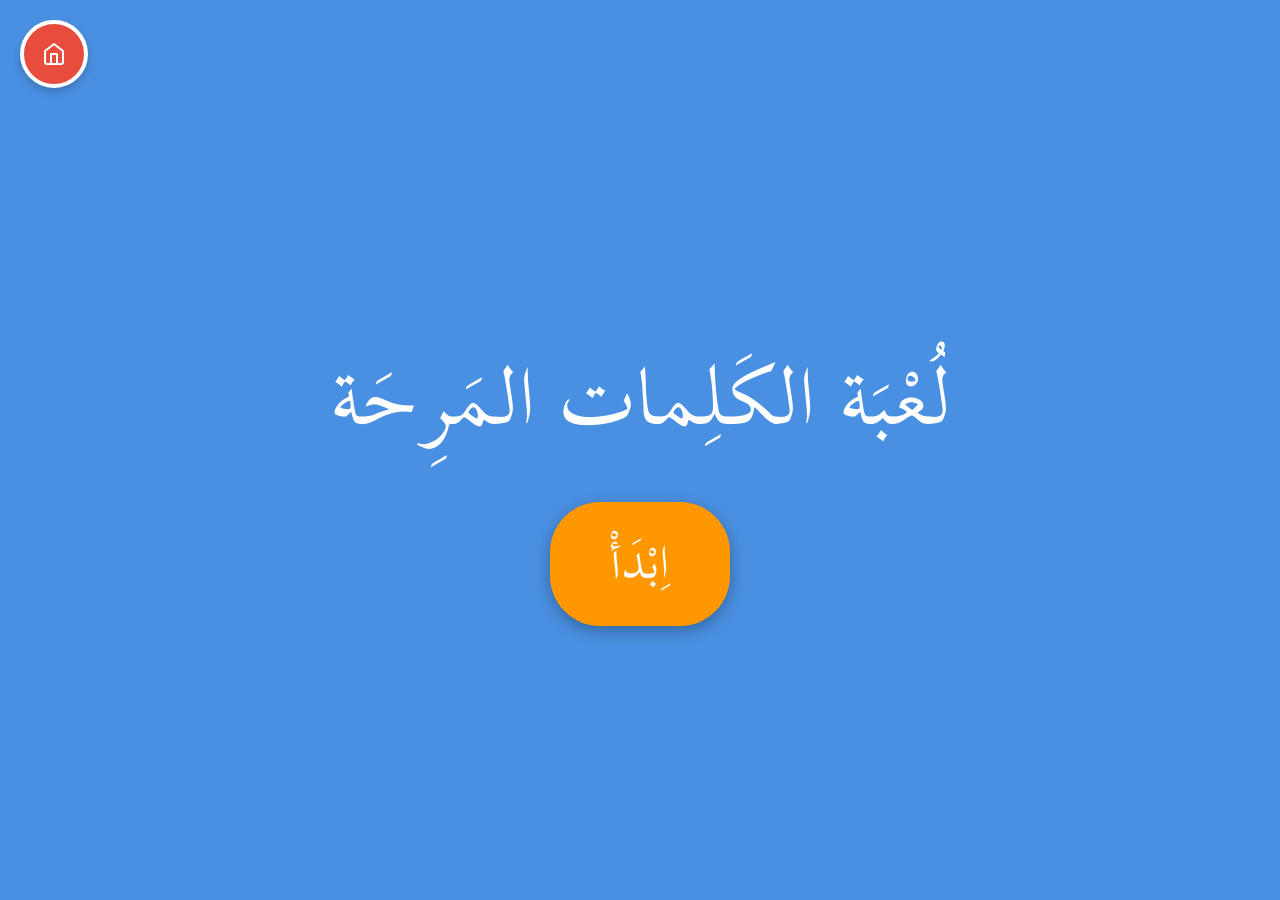
<file: kelime.html>
<!DOCTYPE html>
<html lang="ar" dir="rtl">
<head>
    <meta charset="UTF-8">
    <meta name="viewport" content="width=device-width, initial-scale=1.0">
    <title>لعبة الكلمات</title>
    <style>
    h1, h2, h3, h4, h5, h6, strong, b { font-weight: normal !important; }

        @font-face {
            font-family: 'AraKomFont';
            src: url('arakom.ttf') format('truetype');
        }

        :root {
            --primary: #4a90e2;
            --secondary: #ff9800;
            --bg: #fdfdfd;
        }

        body {
            margin: 0;
            overflow: hidden;
            font-family: 'AraKomFont', Tahoma, sans-serif;
            background: linear-gradient(135deg, #e0f2f1 0%, #b2dfdb 100%);
            user-select: none;
            text-align: center;
        }

        /* Ekranlar */
        .screen {
            position: fixed;
            top: 0;
            left: 0;
            width: 100%;
            height: 100%;
            display: flex;
            flex-direction: column;
            justify-content: center;
            align-items: center;
            color: white;
            z-index: 1000;
        }

        #start-screen { background: var(--primary); }
        #overlay { background: rgba(0, 0, 0, 0.9); display: none; }

        h1 { font-size: clamp(3rem, 8vw, 6rem); margin-bottom: 20px; }

        /* Butonlar */
.btn {
    padding: clamp(10px, 3vw, 20px) clamp(30px, 8vw, 60px);
    font-size: clamp(1.8rem, 5vw, 3.5rem);
    background: var(--secondary);
    color: white;
    border: none;
    border-radius: 50px;
    cursor: pointer;
    font-weight: normal;
    box-shadow: 0 5px 15px rgba(0,0,0,0.3);
    margin: 10px;
    font-family: 'AraKomFont', sans-serif;
}

        /* Yeni Ok İkonlu Geri Tuşu */
        .back-icon-btn {
            position: absolute;
            top: 20px;
            left: 20px; /* Diğer tarafa (sola) alındı */
            width: 60px;
            height: 60px;
            background: #e74c3c;
            color: white;
            border-radius: 50%;
            display: flex;
            justify-content: center;
            align-items: center;
            font-size: 2.5rem;
            cursor: pointer;
            border: 4px solid white;
            box-shadow: 0 4px 8px rgba(0,0,0,0.2);
            z-index: 1100;
            transition: transform 0.2s;
        }

        .back-icon-btn:hover {
            transform: scale(1.1);
            background: #c0392b;
        }

        /* Oyun Öğeleri */
  #instruction-text {
    position: fixed !important;
    top: 50vh !important;
    left: 50vw !important;
    transform: translate(-50%, -50%) !important;
    z-index: 9999 !important;
    width: 90%;
    max-width: 800px;
    font-size: clamp(2.5rem, 6vw, 4.5rem) !important;
    color: var(--primary);
    background: rgba(255, 255, 255, 0.95);
    padding: 20px 40px;
    border-radius: 20px;
    box-shadow: 0 10px 30px rgba(0,0,0,0.3);
    margin: 0;
    font-weight: 400;
    text-align: center;
    line-height: 1.2;
    pointer-events: none;
    opacity: 1;
    transition: opacity 0.5s ease-out, transform 0.5s ease-out;
}
#instruction-text.hide {
    opacity: 0 !important;
    transform: translate(-50%, -60%) !important;
}

        #progress-container {
            position: absolute;
            top: 30px;
            right: 100px; /* Geri tuşuyla çakışmaması için sağa çekildi */
            left: 100px;
            height: 15px;
            background: #eee;
            border-radius: 10px;
            z-index: 100;
        }

        #progress-bar {
            width: 0%;
            height: 100%;
            background: #4CAF50;
            border-radius: 10px;
            transition: width 0.3s;
        }

        #word-display {
            position: absolute;
            bottom: clamp(20px, 5vh, 40px);
            left: 50%;
            transform: translateX(-50%);
            background: white;
            padding: clamp(10px, 2vh, 15px) clamp(20px, 6vw, 60px);
            border-radius: clamp(20px, 4vw, 40px);
            font-size: clamp(2.5rem, 6vw, 4rem);
            font-weight: normal;
            color: #333;
            box-shadow: 0 10px 30px rgba(0,0,0,0.2);
            border: 5px solid var(--secondary);
            z-index: 100;
        }

        .emoji {
            position: absolute;
            font-size: clamp(4rem, 12vw, 7rem);
            cursor: pointer;
            z-index: 150;
        }
/* Kelime kutusu için burgu (sallanma) animasyonu */
@keyframes twist {
    0% { transform: translateX(-50%) rotate(0deg) scale(1); }
    25% { transform: translateX(-50%) rotate(3deg) scale(1.05); }
    50% { transform: translateX(-50%) rotate(0deg) scale(1); }
    75% { transform: translateX(-50%) rotate(-3deg) scale(1.05); }
    100% { transform: translateX(-50%) rotate(0deg) scale(1); }
}

#word-display {
    /* Mevcut özelliklere ek olarak şu satırı ekle veya değiştir: */
    animation: twist 2s ease-in-out infinite;
    transform-origin: center;
}
    
        /* --- CİHAZ DÖNDÜRME UYARISI VE MOBİL YATAY KLAVYE DESTEĞİ --- */
        #rotate-message {
            display: none; 
            position: fixed;
            top: 0; left: 0; width: 100%; height: 100%;
            background-color: #2c3e50; 
            z-index: 99999; 
            flex-direction: column;
            align-items: center; justify-content: center;
            color: white; text-align: center;
        }
        .phone-animation {
            width: 60px; height: 100px;
            border: 4px solid white; border-radius: 10px;
            animation: rotate-phone 2s infinite ease-in-out;
            margin-bottom: 20px; position: relative;
        }
        .phone-animation::before {
            content: ''; position: absolute;
            top: 10px; left: 50%; transform: translateX(-50%);
            width: 20%; height: 4px; background: white; border-radius: 2px;
        }
        @keyframes rotate-phone {
            0% { transform: rotate(0deg); opacity: 1; }
            25% { transform: rotate(90deg); opacity: 1; }
            70% { transform: rotate(90deg); opacity: 1; }
            100% { transform: rotate(90deg); opacity: 0; }
        }
        .rotate-text { font-size: 2.5rem; font-family: 'Arakom', Tahoma, sans-serif; }

        /* Her iki yönde de oynamak serbest - Uyarı Devre Dışı */
        /* @media only screen and (max-width: 900px) and (orientation: portrait) {
            #rotate-message { display: flex !important; }
        } */

        /* YATAY ve DAR YÜKSEKLİKLİ EKRANLAR İÇİN DAHA KÜÇÜK TASARIM */
        @media screen and (max-height: 500px) {
            body {
                overflow-y: hidden !important; /* Ekrana tam sığsın */
                height: 100vh !important;
                padding: 0;
            }
            h1 { font-size: 2.5rem; margin-bottom: 10px; }
            .btn { font-size: 1.5rem; padding: 10px 40px; margin: 5px; }
            
            #word-display { bottom: 15px; font-size: 2rem; padding: 5px 30px; border-width: 3px; border-radius: 20px; }
            .emoji { font-size: 3rem; }
            #progress-container { top: 15px; }
            .back-icon-btn { width: 45px; height: 45px; font-size: 1.5rem; top: 10px; left: 10px; }
        }

    
    </style>
</head>
<body>

    <!-- CİHAZ DÖNDÜRME UYARISI (TÜM OYUNLAR ORTAK) -->
    <div id="rotate-message" style="display: none;">
        <div class="phone-animation"></div>
        <div class="rotate-text">يُرْجى تَدْوير الجِهاز</div> 
    </div>


    <div id="start-screen" class="screen">
        <div class="back-icon-btn" onclick="window.location.href='index.html'">
    <svg width="24" height="24" viewBox="0 0 24 24" fill="none" stroke="currentColor" stroke-width="2" stroke-linecap="round" stroke-linejoin="round">
        <path d="M3 9l9-7 9 7v11a2 2 0 0 1-2 2H5a2 2 0 0 1-2-2z"></path>
        <polyline points="9 22 9 12 15 12 15 22"></polyline>
    </svg>
</div>
        <h1>لُعْبَة الكَلِمات المَرِحَة</h1>
        <button class="btn" onclick="startGame()">اِبْدَأْ</button>
    </div>

    <div id="game-ui" style="display: none;">
        <div class="back-icon-btn" onclick="goBackToStart()">
    <svg width="24" height="24" viewBox="0 0 24 24" fill="none" stroke="currentColor" stroke-width="2" stroke-linecap="round" stroke-linejoin="round">
        <line x1="19" y1="12" x2="5" y2="12"></line>
        <polyline points="12 19 5 12 12 5"></polyline>
    </svg>
</div>
        <div id="instruction-text">اُنْقُرْ عَلى الصّورَة المُناسِبَة لِلْكَلِمَة!</div>
        <div id="progress-container">
            <div id="progress-bar"></div>
        </div>
        <div id="word-display">...</div>
    </div>

    <div id="overlay" class="screen">
        <div style="font-size: 120px; animation: spin 4s linear infinite;">🔄</div>
        <h2 style="font-size: 3rem;">اِنْتَهَت الجَوْلَة!</h2>
        <p id="score-text" style="font-size: 2rem; margin: 20px 0; color: #fff; text-shadow: 1px 1px 5px rgba(0,0,0,0.5);"></p>
        <button class="btn" onclick="startGame()">مَرَّة أُخْرى</button>
    </div>

    <audio id="instruction-audio" src="yonergekelime.mp3"></audio>

<script>
const allWords = [
    // --- Temel Gıdalar & Market ---
    { w: "سُكَّر", e: "🍬" },      // Şeker
    { w: "مِلْح", e: "🧂" },      // Tuz
        { w: "حَليب", e: "🥛" },     // Süt
    { w: "عَسَل", e: "🍯" },      // Bal
    { w: "خُبْز", e: "🍞" },      // Ekmek
    { w: "بَيْض", e: "🥚" },      // Yumurta
    { w: "مَكَرونَة", e: "🍝" },   // Makarna
    { w: "بَقّالَة", e: "🛒" },    // Bakkal/Market

    // --- Sebzeler (خَضْراوات) ---
    { w: "بَصَل", e: "🧅" },      // Soğan
    { w: "بَطاطا", e: "🥔" },     // Patates
    { w: "طَماطِم", e: "🍅" },     // Domates
    { w: "خِيار", e: "🥒" },      // Salatalık
    { w: "جَزَر", e: "🥕" },      // Havuç
    { w: "باذِنْجان", e: "🍆" },   // Patlıcan
    { w: "فاصولْيا", e: "🫘" },    // Fasulye

    // --- Meyveler (فَواكِه) ---
    { w: "تُفّاح", e: "🍎" },      // Elma
    { w: "بُرْتُقال", e: "🍊" },    // Portakal
    { w: "مَوْز", e: "🍌" },       // Muz
    { w: "عِنَب", e: "🍇" },       // Üzüm
    { w: "كَرَز", e: "🍒" },       // Kiraz
    
    // --- Miktarlar & Nesneler ---
    { w: "كيلو", e: "⚖️" },       // Kilo
    { w: "عُلْبَة", e: "📦" },     // Kutu/Paket
    { w: "ليرَة", e: "₺" },       // Lira

    // --- Sıfatlar & Karşılaştırmalar ---
    { w: "غالٍ", e: "💰" },       // Pahalı
    { w: "ثَقيل", e: "🏋️" },      // Ağır
    { w: "خَفيف", e: "🪶" },      // Hafif
];

    let currentQuestion = 0;
    let wrongAttempts = 0;

    const totalQuestions = 5;
    let roundWords = [];
    const emojiObjects = [];
    let isGameRunning = false;

function startGame() {
        wrongAttempts = 0;
    const audio = document.getElementById('instruction-audio');
    const instruction = document.getElementById('instruction-text');
    
    // Ekranları ayarla
    document.getElementById('start-screen').style.display = 'none';
    document.getElementById('overlay').style.display = 'none';
    document.getElementById('game-ui').style.display = 'block';
    
    // 1. Yazıyı göster
    instruction.style.display = 'block';
    
    // 2. Sesi baştan başlat ve çal
    audio.currentTime = 0;
    audio.play();

    // 3. Yazıyı tam 4 saniye sonra gizle (Ses bitişinden bağımsız)
    setTimeout(function() {
        instruction.style.display = 'none';
    }, 4000); 
    
    isGameRunning = true;
    initRound();
}
    function goBackToStart() {
        isGameRunning = false;
        clearEmojis();
        document.getElementById('game-ui').style.display = 'none';
        document.getElementById('start-screen').style.display = 'flex';
    }

    // Oyunun en başında, kelime takibi için boş bir dizi ekleyelim
let usedWordsPool = []; 

function initRound() {
    currentQuestion = 0;

    // 1. Tüm kelimeler kullanıldıysa havuzu sıfırla
    if (usedWordsPool.length >= allWords.length) {
        usedWordsPool = [];
    }

    // 2. Kullanılmamış kelimeleri filtrele
    let availableWords = allWords.filter(word => !usedWordsPool.includes(word.w));

    // 3. Karıştır ve bu tur için 5 tane seç
    let tempSelection = [...availableWords].sort(() => Math.random() - 0.5);
    
    roundWords = [];
    for (let word of tempSelection) {
        if (roundWords.length >= totalQuestions) break;

        // Çay ve Kahve aynı turda olmasın kuralı
        const isTeaOrCoffee = (word.w === "شاي" || word.w === "قَهْوَة");
        const hasTeaOrCoffeeAlready = roundWords.some(w => w.w === "شاي" || w.w === "قَهْوَة");

        if (isTeaOrCoffee && hasTeaOrCoffeeAlready) {
            continue; // Eğer zaten biri varsa, diğerini bu tura ekleme, pas geç
        }

        roundWords.push(word);
        usedWordsPool.push(word.w); // Bu kelimeyi "soruldu" havuzuna ekle
    }

    // Eğer çay/kahve elemesi yüzünden 5 kelimeye ulaşamazsak havuzdan rastgele tamamla
/* Yedek tamamlama kapatıldı */

    updateProgress();
    nextQuestion();
}

    function updateProgress() {
        const percent = (currentQuestion / totalQuestions) * 100;
        document.getElementById('progress-bar').style.width = percent + "%";
    }

    function clearEmojis() {
        emojiObjects.forEach(obj => obj.el.remove());
        emojiObjects.length = 0;
    }

    function nextQuestion() {
        if (currentQuestion >= totalQuestions) {
            // Handled inside onclick to allow animation to finish
            return;
        }

        const target = roundWords[currentQuestion];
        document.getElementById('word-display').innerText = target.w;

        clearEmojis();

        let pool = [target.e];
        while(pool.length < 8) {
            let rand = allWords[Math.floor(Math.random() * allWords.length)].e;
            if(!pool.includes(rand)) pool.push(rand);
        }

        pool.sort(() => Math.random() - 0.5).forEach(char => {
            createEmoji(char, char === target.e);
        });
    }

    function createEmoji(char, isCorrect) {
        const el = document.createElement('div');
        el.className = 'emoji';
        el.innerText = char;
        document.body.appendChild(el);

        const obj = {
    el: el,
    x: Math.random() * (window.innerWidth - 150),
    y: Math.random() * (window.innerHeight - 400) + 150,
    dx: (Math.random() - 0.5) * 1.5, // 4 yerine 1.5 veya 2 yazarak hızı düşürdük
    dy: (Math.random() - 0.5) * 1.5
};

        el.onclick = () => {
            if(isCorrect) {
                playSound('success');
                currentQuestion++;
                updateProgress();
                
                if (currentQuestion >= totalQuestions) {
                    setTimeout(() => {
                        let scoreDisp = document.getElementById('score-text');
                        if(scoreDisp) scoreDisp.innerText = `الإجابات الصحيحة: ${totalQuestions} | الأخطاء: ${wrongAttempts}`;
                        document.getElementById('overlay').style.display = 'flex';
                        isGameRunning = false;
                    }, 500);
                    return;
                }
                setTimeout(() => nextQuestion(), 300);
            } else {
                wrongAttempts++;
                playSound('error');
                el.style.opacity = "0.2";
                setTimeout(() => el.style.opacity = "1", 500);
            }
        };
        emojiObjects.push(obj);
    }

    function animate() {
        if(isGameRunning) {
            emojiObjects.forEach(obj => {
                obj.x += obj.dx;
                obj.y += obj.dy;

                if (obj.x <= 0 || obj.x >= window.innerWidth - 120) obj.dx *= -1;
                if (obj.y <= 100 || obj.y >= window.innerHeight - 280) obj.dy *= -1;

                obj.el.style.left = obj.x + 'px';
                obj.el.style.top = obj.y + 'px';
            });
        }
        requestAnimationFrame(animate);
    }

    animate();

    // Animasyon için spin tanımı
    const styleSheet = document.styleSheets[0];
    styleSheet.insertRule(`
        @keyframes spin {
            from { transform: rotate(0deg); }
            to { transform: rotate(360deg); }
        }
    `, styleSheet.cssRules.length);

    function playSound(type) {
        try {
            const audioCtx = new (window.AudioContext || window.webkitAudioContext)();
            const oscillator = audioCtx.createOscillator();
            const gainNode = audioCtx.createGain();
            oscillator.type = 'sine';
            if (type === 'success') {
                oscillator.frequency.setValueAtTime(880, audioCtx.currentTime);
                gainNode.gain.exponentialRampToValueAtTime(0.0001, audioCtx.currentTime + 0.2);
                oscillator.start(); oscillator.stop(audioCtx.currentTime + 0.2);
            } else {
                oscillator.frequency.setValueAtTime(220, audioCtx.currentTime);
                oscillator.frequency.exponentialRampToValueAtTime(110, audioCtx.currentTime + 0.3);
                gainNode.gain.exponentialRampToValueAtTime(0.0001, audioCtx.currentTime + 0.4);
                oscillator.start(); oscillator.stop(audioCtx.currentTime + 0.4);
            }
            oscillator.connect(gainNode);
            gainNode.connect(audioCtx.destination);
        } catch(e) {}
    }
</script>
</body>
</html>
</file>
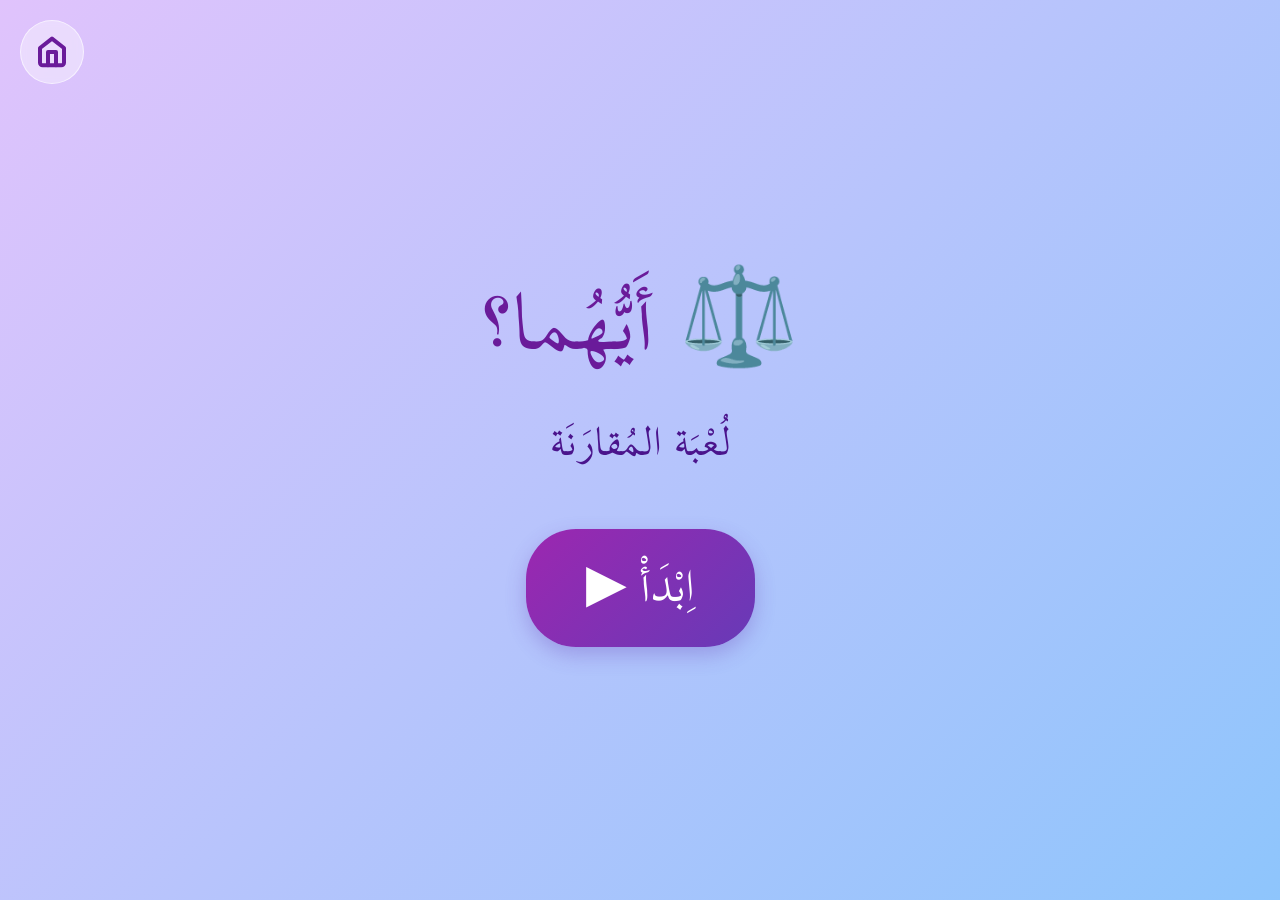
<file: mukayese.html>
<!DOCTYPE html>
<html lang="ar" dir="rtl">
<head>
<meta charset="UTF-8">
<meta name="viewport" content="width=device-width,initial-scale=1">
<title>أيّهُما — المُقارَنَة</title>
<style>
@font-face { 
    font-family: 'Arakom'; 
    src: url('arakom.ttf') format('truetype'); 
}

* { margin: 0; padding: 0; box-sizing: border-box; }

body {
    font-family: 'Arakom', 'Segoe UI', Tahoma, sans-serif;
    font-weight: 400; 
    background: linear-gradient(135deg, #e0c3fc 0%, #8ec5fc 100%);
    min-height: 100dvh;
    color: #2c3e50;
    padding: 20px;
    font-size: clamp(18px, 2.2vw, 24px);
    display: flex;
    align-items: center;
    justify-content: center;
    flex-direction: column;
    user-select: none; 
}

.screen {
    width: 100%;
    max-width: 900px; 
    margin: 0 auto;
}

/* Navigasyon Butonu */
.nav-btn {
    position: absolute;
    top: 20px;
    left: 20px;
    background: rgba(255, 255, 255, 0.4);
    backdrop-filter: blur(5px);
    border: 1px solid rgba(255, 255, 255, 0.6);
    border-radius: 50%;
    width: 64px; 
    height: 64px;
    display: flex;
    align-items: center;
    justify-content: center;
    cursor: pointer;
    color: #6A1B9A;
    text-decoration: none;
    z-index: 10;
}
.nav-btn svg { width: 32px; height: 32px; }

/* Başlangıç Ekranı */
#start-screen h1 { text-align: center; color: #6A1B9A; font-size: 4em; margin-bottom: 10px; font-weight: normal; }
#start-screen .sub { text-align: center; color: #4A148C; margin-bottom: 30px; font-size: 2em; font-weight: normal; }

.start-btn {
    background: linear-gradient(135deg, #9C27B0, #673AB7);
    color: #fff;
    border: none;
    border-radius: 50px;
    padding: 20px 60px;
    font-size: 2.2em;
    font-family: inherit;
    font-weight: normal;
    cursor: pointer;
    box-shadow: 0 8px 20px rgba(103, 58, 183, 0.3);
    margin-top: 20px;
    transition: transform 0.2s;
}
.start-btn:active { transform: scale(0.95); }

/* Yönerge */
/* Yönerge */
.instruction {
    text-align: center;
    color: #555;
    font-size: 2em;
    font-weight: normal; 
    margin-bottom: 15px;
    display: inline-block;
    width: 100%;
}

/* İlerleme Çubuğu Alanı */
.bar { 
    display: flex; 
    justify-content: center; 
    align-items: center;
    margin-bottom: 25px; 
    width: 100%;
}

.progress-container {
    display: flex;
    gap: 25px;
    width: 80%;
    max-width: 600px;
}
.progress-step {
    height: 30px; 
    flex: 1;
    background: rgba(255, 255, 255, 0.4);
    border: 3px solid rgba(255, 255, 255, 0.7);
    border-radius: 15px;
    transition: background 0.4s ease, box-shadow 0.4s ease, transform 0.2s;
    box-shadow: inset 0 2px 5px rgba(0,0,0,0.1);
}
.progress-step.correct { 
    background: #4CAF50; 
    border-color: #388E3C;
    box-shadow: 0 0 20px rgba(76, 175, 80, 0.9), inset 0 2px 5px rgba(0,0,0,0.1); 
    transform: scale(1.05);
}
.progress-step.wrong { 
    background: #F44336; 
    border-color: #D32F2F;
    box-shadow: 0 0 20px rgba(244, 67, 54, 0.9), inset 0 2px 5px rgba(0,0,0,0.1); 
    transform: scale(1.05);
}

/* Oyun Alanı */
.q-card { text-align: center; margin-bottom: 25px; }

.q-card .quest { 
    margin-bottom: 40px; 
    font-size: 3.5em;
    color: #4A148C; 
    font-weight: normal; 
}

/* Şıklar Konteynerı */
.q-card .items { 
    display: flex; 
    justify-content: space-around; 
    align-items: center; 
    gap: 30px; 
    flex-wrap: wrap; 
}

/* Bekleme (Dalga) Animasyonu */
@keyframes idle-pulse {
    0% { transform: scale(1); box-shadow: 0 0 0 0 rgba(255, 255, 255, 0.6); }
    50% { transform: scale(1.02); box-shadow: 0 0 0 25px rgba(255, 255, 255, 0); }
    100% { transform: scale(1); box-shadow: 0 0 0 0 rgba(255, 255, 255, 0); }
}

/* Kutu Tasarımı */
.q-card .item { 
    width: clamp(280px, 42vw, 360px); 
    min-height: 380px; 
    height: auto; 
    display: flex;
    flex-direction: column;
    justify-content: center;
    align-items: center;
    cursor: pointer; 
    padding: 25px 15px; 
    border-radius: 30px;
    background: rgba(255, 255, 255, 0.3);
    border: 4px solid rgba(255, 255, 255, 0.5); 
    backdrop-filter: blur(8px);
    animation: idle-pulse 2s infinite ease-in-out;
    transition: background 0.3s ease, border-color 0.3s ease;
}

/* Çoklu/Normal Emoji İçin Konteyner */
.em-container {
    display: flex;
    justify-content: center;
    align-items: center;
    flex-wrap: wrap;
    gap: 5px;
    min-height: 180px; 
    margin-bottom: 10px;
    transition: transform 0.3s ease, filter 0.3s ease;
}
.em-container > span {
    font-size: 6.5em; 
    line-height: 1;
    display: inline-block;
}

/* Dinamik Boyutlar (Büyük / Küçük) */
.size-big > span { transform: scale(1.3); } 
.size-small > span { transform: scale(0.8); }

/* --- ŞEFFAF POŞET (BAG) TASARIMI --- */
.bag-wrapper {
    position: relative;
    display: flex;
    justify-content: center;
    margin-bottom: 15px;
}

/* AĞIR OLAN POŞET - Daha geniş ve daha uzun */
.bag-wrapper.is-heavy {
    width: 200px;
    height: 240px;
}

/* HAFİF OLAN POŞET - Standart, daha küçük */
.bag-wrapper.is-light {
    width: 200px;
    height: 240px;
}

.bag-back, .bag-front {
    position: absolute;
    top: 0;
    left: 0;
    width: 100%;
    height: 100%;
    pointer-events: none; 
}
.bag-front { z-index: 2; }

/* --- YAMA KOD: POŞET İÇİ DOĞAL DİZİLİM (Ağır ve Hafif Aynı) --- */
.bag-emojis {
    position: absolute;
    z-index: 1; 
    bottom: 14%; /* Poşetin dibine tam oturması için */
    left: 10%; 
    width: 80%; /* Yanlardan taşmayı engeller, ortaya toplar */
    max-height: 85%; 
    display: flex;
    flex-wrap: wrap-reverse; /* Ürünleri alttan üste doğru otomatik dizer */
    justify-content: center; /* Ürünleri sağa-sola değil, merkeze hizalar */
    align-content: flex-start; /* Ürünleri havada bırakmaz, dibe yaslar */
}

.bag-emojis span {
    line-height: 0.9;
    display: inline-block;
    filter: drop-shadow(0 3px 4px rgba(0,0,0,0.25));
}

/* Her iki poşetteki ürünler için ortak boyut ve iç içe geçme payı */
.weight-heavy .bag-emojis span,
.weight-light .bag-emojis span {
    font-size: 1.2em; /* 10 ürünün de 5 ürünün de sığacağı ideal ortak boyut */
    margin: -3px -3px; /* Hafifçe birbirlerine değerek poşet doluluğu verir */
}

/* Pahalı Animasyonu (Altın Işıltı) */
@keyframes gold-glow {
    0% { filter: drop-shadow(0 0 10px rgba(255, 215, 0, 0.6)); }
    50% { filter: drop-shadow(0 0 35px rgba(255, 215, 0, 1)) brightness(1.1); }
    100% { filter: drop-shadow(0 0 10px rgba(255, 215, 0, 0.6)); }
}
.is-expensive { animation: gold-glow 2s infinite ease-in-out; }

.q-card .item .ar { font-size: 2.2em; color: #2c3e50; font-weight: 400; line-height: 1.2; } 

/* Rakam ve Lira sembolü ayarı (LTR) */
.q-card .item .price { 
    font-size: 1.8em; 
    color: #E65100; 
    margin-top: 8px; 
    display: block; 
    font-weight: normal; 
    direction: ltr; 
    text-align: center;
}

.q-card .item.disabled { pointer-events: none; animation: none; }

/* SIK VE KÜÇÜK TİTREME (Hızlı ve dar açılı sallanma) */
@keyframes tight-shake {
    0%, 100% { transform: translateX(0); }
    10%, 30%, 50%, 70%, 90% { transform: translateX(-3px) rotate(-2deg); }
    20%, 40%, 60%, 80% { transform: translateX(3px) rotate(2deg); }
}

/* Belirgin Renk Vurguları */
.q-card .item.correct { 
    background: rgba(76, 175, 80, 0.4) !important; 
    border-color: #388E3C !important; 
}
.q-card .item.correct .em-container { filter: drop-shadow(0 0 35px #4CAF50) !important; transform: scale(1.1); }
.q-card .item.correct .ar, .q-card .item.correct .price { color: #1B5E20; font-weight: normal; }

.q-card .item.wrong { 
    background: rgba(244, 67, 54, 0.4) !important; 
    border-color: #D32F2F !important; 
}
.q-card .item.wrong .em-container { 
    animation: tight-shake 0.4s ease-in-out; 
    filter: drop-shadow(0 0 30px #F44336) grayscale(60%) !important; 
}
.q-card .item.wrong .ar, .q-card .item.wrong .price { color: #B71C1C; font-weight: normal; }

/* Sonuç Ekranları */
.result, #round-transition { text-align: center; }
.result .stars { font-size: 6em; margin: 20px 0; filter: drop-shadow(0 10px 15px rgba(0,0,0,0.1)); }

.hidden { display: none !important; }

.btn {
    display: inline-block;
    background: linear-gradient(135deg, #9C27B0, #673AB7);
    color: #fff;
    border: none;
    border-radius: 30px;
    padding: 18px 40px;
    font-family: inherit;
    font-size: 1.5em;
    cursor: pointer;
    margin: 10px 10px;
    font-weight: 400; 
}

        /* --- CİHAZ DÖNDÜRME UYARISI VE MOBİL YATAY KLAVYE DESTEĞİ --- */
        #rotate-message {
            display: none; 
            position: fixed;
            top: 0; left: 0; width: 100%; height: 100%;
            background-color: #2c3e50; 
            z-index: 99999; 
            flex-direction: column;
            align-items: center; justify-content: center;
            color: white; text-align: center;
        }
        .phone-animation {
            width: 60px; height: 100px;
            border: 4px solid white; border-radius: 10px;
            animation: rotate-phone 2s infinite ease-in-out;
            margin-bottom: 20px; position: relative;
        }
        .phone-animation::before {
            content: ''; position: absolute;
            top: 10px; left: 50%; transform: translateX(-50%);
            width: 20%; height: 4px; background: white; border-radius: 2px;
        }
        @keyframes rotate-phone {
            0% { transform: rotate(0deg); opacity: 1; }
            25% { transform: rotate(90deg); opacity: 1; }
            70% { transform: rotate(90deg); opacity: 1; }
            100% { transform: rotate(90deg); opacity: 0; }
        }
        .rotate-text { font-size: 2.5rem; font-family: 'Arakom', Tahoma, sans-serif; }

        /* Rotate mesajı kaldırıldı */

        @media screen and (max-height: 500px) {
            body {
                overflow-y: auto !important;
                height: auto !important;
                min-height: 100dvh;
                align-items: flex-start;
                padding-top: 15px; padding-bottom: 15px;
            }
        }

    /* Mobil (800px altı) Kapsamlı Düzenlemeler */
@media (max-width: 800px) {
    /* Genel oyun konteyneri */
    #game-screen { justify-content: flex-start !important; padding-top: 10px !important; }
    .instruction { font-size: clamp(1.2em, 5vw, 2em) !important; margin-bottom: 5px !important; }
    .bar { margin-top: 5px !important; }
    
    /* Kartlar alt alta */
    .items { flex-direction: column !important; gap: 25px !important; margin-top: 20px !important; }
    .q-card .item { width: 95vw !important; min-height: 140px !important; height: auto !important; padding: 10px 15px !important; flex-direction: row !important; justify-content: space-around !important; }
    
    /* İçerikler ufalacak */
    .em-container { min-height: 60px !important; margin-bottom: 0 !important; width: 40% !important; justify-content: center !important; }
    .em-container > span { font-size: 3.5em !important; }
    
    .size-big > span { transform: scale(1.1) !important; }
    .size-small > span { transform: scale(0.8) !important; }
    
    /* Bag (Poşet) Boyutları (Ağırlık vs) */
    .bag-wrapper.is-heavy, .bag-wrapper.is-light { width: 100px !important; height: 120px !important; margin-bottom: 0 !important; }
    .weight-heavy .bag-emojis span, .weight-light .bag-emojis span { font-size: 0.7em !important; margin: -1px -1px !important; }
    
    /* Metinler (Arapça ve Fiyat) */
    .item-texts { width: 50% !important; display: flex !important; flex-direction: column !important; justify-content: center !important; align-items: center !important; }
    .q-card .item .ar { font-size: 2.2em !important; font-weight: normal !important; }
    .q-card .item .price { font-size: 1.8em !important; margin-top: 5px !important; font-weight: normal !important; }
    
    /* Start ve Result screen */
    #start-screen h1 { font-size: clamp(3rem, 10vw, 5rem) !important; margin-bottom: 10px !important; }
    .start-btn { width: 80vw !important; padding: 20px !important; font-size: clamp(2rem, 8vw, 3.5rem) !important; }
}
</style>
</head>
<body>

    <!-- CİHAZ DÖNDÜRME UYARISI (TÜM OYUNLAR ORTAK) -->
    <div id="rotate-message">
        <div class="phone-animation"></div>
        <div class="rotate-text">يُرْجى تَدْوير الجِهاز</div> 
    </div>


<a href="./index.html" id="home-icon" class="nav-btn" title="Anasayfa">
    <svg viewBox="0 0 24 24" fill="none" stroke="currentColor" stroke-width="3" stroke-linecap="round" stroke-linejoin="round">
        <path d="M3 9l9-7 9 7v11a2 2 0 0 1-2 2H5a2 2 0 0 1-2-2z"></path>
        <polyline points="9 22 9 12 15 12 15 22"></polyline>
    </svg>
</a>

<button id="back-icon" class="nav-btn hidden" onclick="showStartScreen()" title="Geri">
    <svg viewBox="0 0 24 24" fill="none" stroke="currentColor" stroke-width="3" stroke-linecap="round" stroke-linejoin="round">
        <line x1="19" y1="12" x2="5" y2="12"></line>
        <polyline points="12 19 5 12 12 5"></polyline>
    </svg>
</button>

<div id="start-screen" class="screen">
    <h1>⚖️ أَيُّهُما؟</h1>
    <div class="sub">لُعْبَة المُقارَنَة</div>
    <div style="text-align: center;">
        <button class="start-btn" onclick="startGame()">اِبْدَأْ ▶</button>
    </div>
</div>

<div id="game-screen" class="screen hidden">
    <div class="instruction">قارِنْ وَاخْتَر الجَواب الصَّحيح‫.‬</div>
    
    <div class="bar">
        <div class="progress-container">
            <div class="progress-step" id="step-0"></div>
            <div class="progress-step" id="step-1"></div>
            <div class="progress-step" id="step-2"></div>
        </div>
    </div>

    <div class="q-card" id="quest-area">
        <div class="quest" id="quest"></div>
        
        <div class="items" id="items-container">
            <div class="item" id="itemA">
                <div class="em-container" id="em1"></div>
                <span class="ar" id="ar1"></span>
                <span class="price" id="price1"></span>
            </div>
            <div class="item" id="itemB">
                <div class="em-container" id="em2"></div>
                <span class="ar" id="ar2"></span>
                <span class="price" id="price2"></span>
            </div>
        </div>
    </div>

    <div id="round-transition" class="hidden">
        <h2 style="color: #6A1B9A; font-size: 4.5em; margin-bottom: 40px; margin-top: 50px;">اِنْتَهَت الجَوْلَة!</h2>
        <button class="start-btn" onclick="startRound()">الجَوْلَة التّالِيَة ▶</button>
    </div>
</div>

<div id="result-screen" class="screen result hidden">
    <h2 style="color:#6A1B9A; font-size: 5em; font-weight: normal;">🎉 أَحْسَنْت!</h2>
    <div class="stars" id="stars"></div>
    <div id="msg" style="color:#4A148C; margin-bottom:40px; font-size: 3em; font-weight: normal;"></div>
    <button class="btn" onclick="startGame()">إعادَة 🔄</button>
</div>

<script>
// --- SES SİSTEMİ (Web Audio API) ---
// --- SES SİSTEMİ (Web Audio API) ---
let audioCtx;
function playSound(type) {
    if (!audioCtx) audioCtx = new (window.AudioContext || window.webkitAudioContext)();
    if (audioCtx.state === 'suspended') audioCtx.resume();
    
    const osc = audioCtx.createOscillator();
    const gain = audioCtx.createGain();
    osc.connect(gain);
    gain.connect(audioCtx.destination);
    
    const now = audioCtx.currentTime;
    
    if (type === 'correct') {
        osc.type = 'sine'; // triangle yerine en yumuşak dalga tipi olan sine
        osc.frequency.setValueAtTime(400, now); // Frekansı biraz daha düşürdük
        osc.frequency.exponentialRampToValueAtTime(800, now + 0.1);
        gain.gain.setValueAtTime(0.15, now); // Ses seviyesi 0.3'ten 0.15'e düştü
        gain.gain.linearRampToValueAtTime(0, now + 0.4); // Daha yavaş sönümlenme
        osc.start(now);
        osc.stop(now + 0.4);
    } else if (type === 'wrong') {
        osc.type = 'sine'; // Tiz ve rahatsız edici sawtooth yerine sine
        osc.frequency.setValueAtTime(200, now);
        osc.frequency.linearRampToValueAtTime(150, now + 0.3);
        gain.gain.setValueAtTime(0.15, now); // Ses seviyesi düşürüldü
        gain.gain.linearRampToValueAtTime(0, now + 0.3);
        osc.start(now);
        osc.stop(now + 0.3);
    } else if (type === 'round') {
        osc.type = 'sine';
        osc.frequency.setValueAtTime(300, now);
        osc.frequency.setValueAtTime(500, now + 0.15);
        osc.frequency.setValueAtTime(700, now + 0.3);
        gain.gain.setValueAtTime(0.15, now); // Ses seviyesi düşürüldü
        gain.gain.linearRampToValueAtTime(0, now + 0.6); // Daha uzun ve yumuşak kapanış
        osc.start(now);
        osc.stop(now + 0.6);
    }
}

const instructionAudio = new Audio('yonergekarsilastirma.mp3');

// Rakamları Arapça rakamlara çevirme
const arabicNumbers = ['٠', '١', '٢', '٣', '٤', '٥', '٦', '٧', '٨', '٩'];
function toArabicNum(num) {
    if (num === undefined || num === null) return '';
    return num.toString().replace(/[0-9]/g, function(w) {
        return arabicNumbers[w];
    });
}

// Şeffaf poşetin SVG kodları (Ön ve Arka ayrı çizim - Sandviç Metodu)
const SVG_BAG_BACK = `
<svg class="bag-back" viewBox="0 0 200 240" xmlns="http://www.w3.org/2000/svg">
    <path d="M 70 65 C 70 10, 130 10, 130 65" fill="none" stroke="rgba(255,255,255,0.5)" stroke-width="8" stroke-linecap="round"/>
    <path d="M 40 65 C 100 75, 100 75, 160 65 L 175 210 C 175 230, 140 240, 100 240 C 60 240, 25 230, 25 210 Z" fill="rgba(255,255,255,0.15)"/>
</svg>`;

const SVG_BAG_FRONT = `
<svg class="bag-front" viewBox="0 0 200 240" xmlns="http://www.w3.org/2000/svg">
    <path d="M 50 70 C 50 0, 150 0, 150 70" fill="none" stroke="rgba(255,255,255,0.9)" stroke-width="8" stroke-linecap="round"/>
    <path d="M 30 70 C 100 90, 100 90, 170 70 L 180 215 C 180 235, 140 240, 100 240 C 60 240, 20 235, 20 215 Z" fill="rgba(255,255,255,0.3)" stroke="rgba(255,255,255,0.8)" stroke-width="3"/>
    <path d="M 45 90 Q 55 150 40 200" fill="none" stroke="rgba(255,255,255,0.6)" stroke-width="3" stroke-linecap="round"/>
    <path d="M 155 85 Q 140 150 160 195" fill="none" stroke="rgba(255,255,255,0.5)" stroke-width="2" stroke-linecap="round"/>
</svg>`;

// --- TUR VE SORU MANTIĞI ---
var ROUNDS = [
    // 1. Tur: "En Fazla/Büyük/Ağır" Konsepti
    [
        { a:{em:'🍑',ar:'مِشْمِش',v:8,vU:'₺'}, b:{em:'🧅',ar:'بَصَل',v:4,vU:'₺'}, q:'أَيُّهُما أَغْلى؟' },
        { a:{em:'🍊',ar:'بُرْتُقالَة',v:'كَبير',vU:''}, b:{em:'🍒',ar:'كَرَزَة',v:'صَغير',vU:''}, q:'أَيُّهُما أَكْبَر؟' },
        { a:{em:'🍎',ar:'تُفّاح',v:'ثَقيل',vU:''}, b:{em:'🍎',ar:'تُفّاح',v:'خَفيف',vU:''}, q:'أَيُّهُما أَثْقَل؟' }
    ],
    // 2. Tur: "En Az/Küçük/Hafif" Konsepti
    [
        { a:{em:'🥛',ar:'عُلْبَة حَليب',v:10,vU:'₺'}, b:{em:'🧂',ar:'عُلْبَة مِلْح',v:3,vU:'₺'}, q:'أَيُّهُما أَرْخَص؟' },
        { a:{em:'📦',ar:'صُنْدوق',v:'كَبير',vU:''}, b:{em:'🎁',ar:'صُنْدوق',v:'صَغير',vU:''}, q:'أَيُّهُما أَصْغَر؟' },
        { a:{em:'🥔',ar:'بَطاطا',v:'ثَقيل',vU:''}, b:{em:'🥔',ar:'بَطاطا',v:'خَفيف',vU:''}, q:'أَيُّهُما أَخَفّ؟' }
    ],
    // 3. Tur: Karma 1 (Pahalı, Büyük, Ağır)
    [
        { a:{em:'🍌',ar:'مَوْز',v:10,vU:'₺'}, b:{em:'🍎',ar:'تُفّاح',v:7,vU:'₺'}, q:'أَيُّهُما أَغْلى؟' },
        { a:{em:'🏘️',ar:'بَيْت',v:'كَبير',vU:''}, b:{em:'🏡',ar:'بَيْت',v:'صَغير',vU:''}, q:'أَيُّهُما أَكْبَر؟' },
        { a:{em:'🍊',ar:'بُرْتُقال',v:'ثَقيل',vU:''}, b:{em:'🍊',ar:'بُرْتُقال',v:'خَفيف',vU:''}, q:'أَيُّهُما أَثْقَل؟' }
    ],
    // 4. Tur: Karma 2 (Ucuz, Küçük, Hafif)
    [
        { a:{em:'🫘',ar:'فاصولْيا',v:9,vU:'₺'}, b:{em:'🥔',ar:'بَطاطا',v:5,vU:'₺'}, q:'أَيُّهُما أَرْخَص؟' },
        { a:{em:'🍅',ar:'طَماطِم',v:'كَبير',vU:''}, b:{em:'🫒',ar:'زَيْتون',v:'صَغير',vU:''}, q:'أَيُّهُما أَصْغَر؟' },
        { a:{em:'🧅',ar:'بَصَل',v:'ثَقيل',vU:''}, b:{em:'🧅',ar:'بَصَل',v:'خَفيف',vU:''}, q:'أَيُّهُما أَخَفّ؟' }
    ]
];

function shuf(a){for(var i=a.length-1;i>0;i--){var j=Math.floor(Math.random()*(i+1));var t=a[i];a[i]=a[j];a[j]=t}return a}

function correctAnswer(q){
  var t=q.q;
  var aV=q.a.v, bV=q.b.v;
  if(typeof aV === 'number' && typeof bV === 'number'){
    if(/أَرْخَص|أَخَفّ|أَصْغَر|أَقْصَر|أَبْطَأ/.test(t)) return aV<bV?'a':'b';
    return aV>bV?'a':'b';
  }
  var map={'كَبير':'big','صَغير':'small','ثَقيل':'heavy','خَفيف':'light'};
  var pickHigh=/أَكْبَر|أَثْقَل/.test(t);
  var aClass=map[q.a.v];
  var highClasses=['big','heavy'];
  if(pickHigh) return highClasses.indexOf(aClass)>=0?'a':'b';
  return highClasses.indexOf(aClass)>=0?'b':'a';
}

var currentRoundIndex = 0;
var currentQuestions = [];
var qInRound = 0; 
var sc = 0;

function showStartScreen() {
    instructionAudio.pause();
    instructionAudio.currentTime = 0;
    
    document.getElementById('start-screen').classList.remove('hidden');
    document.getElementById('game-screen').classList.add('hidden');
    document.getElementById('result-screen').classList.add('hidden');
    
    // BUTON GÖRÜNÜRLÜK AYARI
    document.getElementById('home-icon').classList.remove('hidden'); // Anasayfa tuşunu göster
    document.getElementById('back-icon').classList.add('hidden');    // Geri tuşunu gizle
}

function startGame() {
    if (!audioCtx) audioCtx = new (window.AudioContext || window.webkitAudioContext)();
    if (audioCtx.state === 'suspended') audioCtx.resume();

    instructionAudio.play().catch(e => console.log("Ses engellendi"));
    
    document.getElementById('start-screen').classList.add('hidden');
    document.getElementById('game-screen').classList.remove('hidden');
    document.getElementById('result-screen').classList.add('hidden');
    
    // BUTON GÖRÜNÜRLÜK AYARI
    document.getElementById('home-icon').classList.add('hidden');    // Anasayfa tuşunu gizle
    document.getElementById('back-icon').classList.remove('hidden'); // Geri tuşunu göster
    
    currentRoundIndex = 0;
    sc = 0;
    startRound();
}

function startRound() {
    qInRound = 0;
    currentQuestions = shuf([...ROUNDS[currentRoundIndex]]);
    
    for(let i=0; i<3; i++) {
        document.getElementById('step-' + i).className = 'progress-step';
    }
    
    document.getElementById('round-transition').classList.add('hidden');
    document.getElementById('quest-area').classList.remove('hidden');
    
    loadQ();
}

function setEmoji(elId, emoji, val) {
    var el = document.getElementById(elId);
    el.innerHTML = '';
    el.className = 'em-container'; 
    
    // Ağır / Hafif (Şeffaf Poşet Mekanizması)
    if (val === 'ثَقيل' || val === 'خَفيف') {
        let isHeavy = (val === 'ثَقيل');
        let count = isHeavy ? 21 : 11; // Ağır poşette 5, hafif poşette 1 emoji var
        let bagClass = isHeavy ? 'is-heavy' : 'is-light';
        
        el.classList.add(isHeavy ? 'weight-heavy' : 'weight-light');
        
        let emojisHtml = '';
        for(let i=0; i<count; i++) {
            emojisHtml += `<span>${emoji}</span>`;
        }
        
        // Sandviç (Bag) Yapısını Oluştur ve Boyut Sınıfını Ekle
        el.innerHTML = `
            <div class="bag-wrapper ${bagClass}">
                ${SVG_BAG_BACK}
                <div class="bag-emojis">${emojisHtml}</div>
                ${SVG_BAG_FRONT}
            </div>
        `;
        return; 
    }

    // Normal boyutlandırma (Boyut vs.)
    let count = 1;
    if (val === 'كَبير') {
        el.classList.add('size-big');
    } else if (val === 'صَغير') {
        el.classList.add('size-small');
    }

    for(let i=0; i<count; i++) {
        let s = document.createElement('span');
        s.textContent = emoji;
        el.appendChild(s);
    }
}

function loadQ() {
    var q = currentQuestions[qInRound];
    var itemA = document.getElementById('itemA');
    var itemB = document.getElementById('itemB');
    
    itemA.className = 'item';
    itemB.className = 'item';
    document.getElementById('em1').classList.remove('is-expensive');
    document.getElementById('em2').classList.remove('is-expensive');
    
    var swap = Math.random() > 0.5;
    var dataA = swap ? q.b : q.a;
    var dataB = swap ? q.a : q.b;
    var keyA = swap ? 'b' : 'a';
    var keyB = swap ? 'a' : 'b';

    setEmoji('em1', dataA.em, dataA.v);
    document.getElementById('ar1').textContent = dataA.ar;
    document.getElementById('price1').textContent = toArabicNum(dataA.v) + (dataA.vU ? ' ' + dataA.vU : '');
    
    setEmoji('em2', dataB.em, dataB.v);
    document.getElementById('ar2').textContent = dataB.ar;
    document.getElementById('price2').textContent = toArabicNum(dataB.v) + (dataB.vU ? ' ' + dataB.vU : '');

    let isWeightQ = (dataA.v === 'ثَقيل' || dataA.v === 'خَفيف');
    document.getElementById('ar1').style.display = isWeightQ ? 'none' : 'block';
    document.getElementById('ar2').style.display = isWeightQ ? 'none' : 'block';
    
    document.getElementById('price1').style.display = (typeof dataA.v === 'number') ? 'block' : 'none';
    document.getElementById('price2').style.display = (typeof dataB.v === 'number') ? 'block' : 'none';

    // Pahalı Altın Efekti
    if(typeof dataA.v === 'number' && typeof dataB.v === 'number') {
        if(dataA.v > dataB.v) document.getElementById('em1').classList.add('is-expensive');
        else document.getElementById('em2').classList.add('is-expensive');
    }

    itemA.onclick = function() { answer(keyA, itemA, itemB, q); };
    itemB.onclick = function() { answer(keyB, itemB, itemA, q); };

    document.getElementById('quest').textContent = q.q;
    q._correct = correctAnswer(q);
}

function answer(choiceKey, clickedItem, otherItem, q) {
    clickedItem.classList.add('disabled');
    otherItem.classList.add('disabled');
    
    var stepEl = document.getElementById('step-' + qInRound);

    if(choiceKey === q._correct) {
        playSound('correct'); 
        clickedItem.classList.add('correct');
        stepEl.classList.add('correct');
        sc++;
    } else {
        playSound('wrong'); 
        clickedItem.classList.add('wrong');
        otherItem.classList.add('correct'); 
        stepEl.classList.add('wrong');
    }
    
    qInRound++;

    setTimeout(function() {
        if(qInRound >= 3) {
            currentRoundIndex++;
            document.getElementById('quest-area').classList.add('hidden');
            
            if (currentRoundIndex >= ROUNDS.length) {
                end(); 
            } else {
                playSound('round'); 
                document.getElementById('round-transition').classList.remove('hidden'); 
            }
        } else {
            loadQ(); 
        }
    }, 1800); 
}

function end() {
    var fs = Math.round(sc / 12 * 100);
    document.getElementById('game-screen').classList.add('hidden');
    document.getElementById('result-screen').classList.remove('hidden');
    document.getElementById('stars').textContent = fs >= 90 ? '⭐⭐⭐' : fs >= 70 ? '⭐⭐' : '⭐';
    document.getElementById('msg').textContent = fs >= 90 ? 'مُمْتازٌ!' : fs >= 70 ? 'جَيِّدٌ جِدًّا!' : 'حاوِلْ مَرَّةً أُخْرى!';
}
</script>
</body>
</html>
</file>
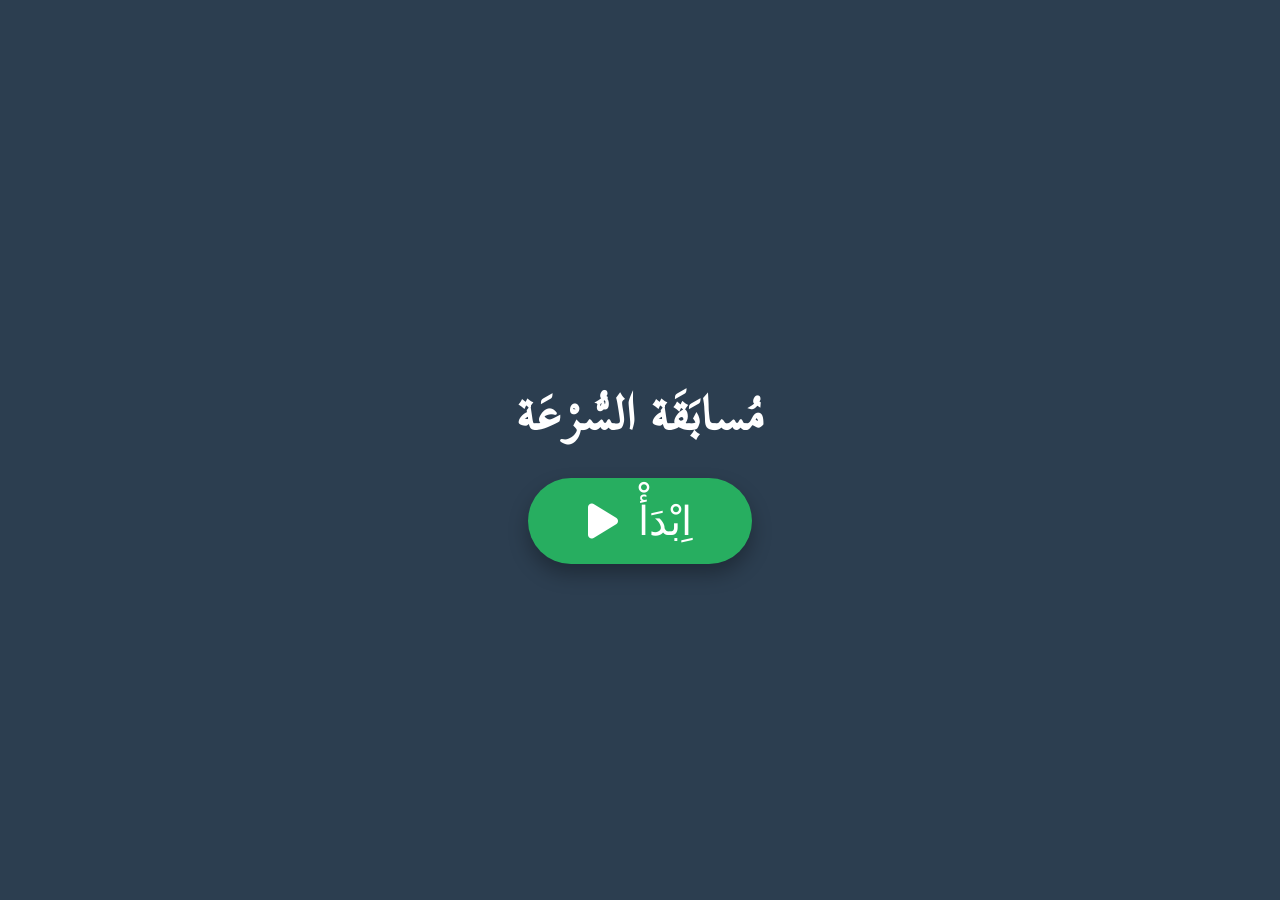
<file: sestesti.html>
<!DOCTYPE html>
<html lang="ar" dir="rtl">
<head>
    <meta charset="UTF-8">
    <meta name="viewport" content="width=device-width, initial-scale=1.0, maximum-scale=1.0, user-scalable=no">
    <title>Arapça Hız Yarışı - Lightning Edition</title>
    <!-- Font Awesome İkon Kütüphanesi -->
    <link rel="stylesheet" href="https://cdnjs.cloudflare.com/ajax/libs/font-awesome/6.4.0/css/all.min.css">
    <style>
        @font-face {
    font-family: 'Arakom';
    src: url('arakom.ttf') format('truetype');
    font-weight: normal;
    font-style: normal;
    font-display: swap;
}

        :root {
            --p1-color: #e0f2fe;
            --p2-color: #f0fdf4;
            --bg-dark: #f8fafc;
            --accent-gold: #fbbf24;
           --font-main: 'Arakom', 'Segoe UI', Tahoma, Geneva, Verdana, sans-serif;
            --text-main: #1e293b;
        }

 body, html, .option-btn, h1 {
    font-family: var(--font-main) !important;
}

       /* Ana Ekran Header Yapısı[cite: 1] */
header {
    background: white;
    padding: 10px 70px;
    text-align: center;
    box-shadow: 0 2px 10px rgba(0,0,0,0.05);
    display: flex;
    justify-content: center;
    align-items: center;
    min-height: 60px;
}

.home-btn {
    position: absolute;
    
    top: 50%;
    transform: translateY(-50%);
    width: 45px; height: 45px;
    border-radius: 50%;
    background-color: #fff;
    color: var(--primary-color);
    border: 2px solid #e9ecef;
    display: flex; align-items: center; justify-content: center;
    text-decoration: none;
    box-shadow: 0 2px 5px rgba(0,0,0,0.05);
}

        body, html {
            margin: 0; padding: 0; width: 100%; height: 100%;
            overflow: hidden; font-family: var(--font-main);
            background: var(--bg-dark); color: var(--text-main);
        }

        .back-btn {
            position: absolute; top: 20px; left: 20px; z-index: 1000;
            background: #f87171; color: white; padding: 12px 20px;
            border-radius: 15px; text-decoration: none; font-size: 1.5rem;
        }

        #game-container { display: flex; width: 100vw; height: 100vh; }

        .player-zone {
            flex: 1; display: flex; flex-direction: column;
            align-items: center; justify-content: space-between;
            padding: 40px 0; position: relative; border: 1px solid rgba(0,0,0,0.05);
        }

        #p1-zone { background: var(--p1-color); }
        #p2-zone { background: var(--p2-color); }

        .header-panel {
            display: flex; flex-direction: column; align-items: center;
            gap: 15px; width: 100%;
        }

        .score-board {
            font-size: 5vh; color: var(--text-main); background: rgba(255,255,255,0.8);
            padding: 10px 30px; border-radius: 60px; font-weight: normal;
            box-shadow: 0 4px 6px -1px rgba(0,0,0,0.1);
        }

        .progress-container {
            width: 80%; height: 20px; background: rgba(0,0,0,0.05);
            border-radius: 10px; display: flex; overflow: hidden;
        }

        .progress-segment {
            flex: 1; border-right: 1px solid rgba(0,0,0,0.05);
            transition: background 0.3s;
        }

        .options-container {
            display: flex; flex-direction: column; gap: 3vh;
            width: 85%; max-width: 400px; margin-bottom: 20px;
        }

        .option-btn {
            padding: 4vh 2vh; font-size: 5vh; border: 1px solid #e2e8f0;
            border-radius: 25px; cursor: pointer; background: #ffffff;
            box-shadow: 0 6px 0 #cbd5e1; font-family: var(--font-main); font-weight: normal;
        }

        .option-btn:disabled { opacity: 0.8; }

        .floating-score {
            position: absolute; top: 50%; left: 50%; transform: translate(-50%, -50%);
            font-size: 8vh; font-weight: bold; pointer-events: none; z-index: 500;
            white-space: nowrap; animation: floatUpSlow 3s ease-out forwards;
        }

        @keyframes floatUpSlow {
            0% { transform: translate(-50%, -50%); opacity: 0; }
            20% { opacity: 1; }
            100% { transform: translate(-50%, -400%); opacity: 0; }
        }

        /* Modernize Edilmiş Ses Butonu */
        #audio-trigger {
            position: absolute; top: 50%; left: 50%;
            transform: translate(-50%, -50%);
            width: 120px; height: 120px; border-radius: 50%;
            background: linear-gradient(135deg, #fbbf24, #f59e0b);
            border: 5px solid white; color: white;
            font-size: 50px; cursor: pointer; z-index: 100;
            display: flex; align-items: center; justify-content: center;
            box-shadow: 0 10px 25px -5px rgba(245, 158, 11, 0.4);
            animation: pulse-glow 2s infinite;
            transition: all 0.3s cubic-bezier(0.175, 0.885, 0.32, 1.275);
        }

        #audio-trigger:hover { transform: translate(-50%, -50%) scale(1.1); }
        #audio-trigger:active { transform: translate(-50%, -50%) scale(0.95); }

        @keyframes pulse-glow {
            0%, 100% { transform: translate(-50%, -50%) scale(1); box-shadow: 0 10px 25px -5px rgba(245, 158, 11, 0.4); }
            50% { transform: translate(-50%, -50%) scale(1.08); box-shadow: 0 15px 35px -5px rgba(245, 158, 11, 0.6); }
        }

        .lightning {
            position: absolute; top: 0; left: 0; width: 100%; height: 100%;
            background: white; opacity: 0; pointer-events: none; z-index: 400;
        }

        @keyframes flash {
            0%, 100% { opacity: 0; }
            10%, 30% { opacity: 0.4; }
            20% { opacity: 0.8; }
        }

        #round-overlay {
            position: fixed; top: 0; left: 0; width: 100%; height: 100%;
            background: rgba(255,255,255,0.95); color: var(--text-main);
            display: none; flex-direction: column; align-items: center;
            justify-content: center; z-index: 2000;
        }
       
       
@keyframes highlight-pulse {
    0% { transform: translate(-50%, -50%) scale(1); box-shadow: 0 0 0 0px rgba(251, 191, 36, 0.7); }
    70% { transform: translate(-50%, -50%) scale(1.2); box-shadow: 0 0 0 30px rgba(251, 191, 36, 0); }
    100% { transform: translate(-50%, -50%) scale(1); box-shadow: 0 0 0 0px rgba(251, 191, 36, 0); }
}

.button-highlight {
    animation: highlight-pulse 1.5s infinite !important;
    border: 6px solid #fff !important;
    background: #f59e0b !important;
}        

    </style>
</head>
<body>
<div id="start-screen" dir="rtl" style="position: fixed; top: 0; left: 0; width: 100%; height: 100%; background: #2c3e50; display: flex; flex-direction: column; align-items: center; justify-content: center; z-index: 5000; color: white; font-family: var(--font-main);">
    <h1 style="font-size: 3.5rem; margin-bottom: 20px;">مُسابَقَة السُّرْعَة</h1>
    
    <button id="real-start-btn" onclick="startGameWithAudio()" dir="ltr" style="padding: 20px 60px; font-size: 2.5rem; border-radius: 50px; cursor: pointer; background: #27ae60; color: white; border: none; box-shadow: 0 10px 20px rgba(0,0,0,0.3); transition: 0.3s; display: flex; align-items: center; justify-content: center; gap: 20px;">
        <i class="fas fa-play"></i> 
        <span dir="rtl">اِبْدَأْ</span>
    </button>
</div>
<!-- Sol Tarafa Alınmış Home Butonu ve Header Yapısı[cite: 1] -->
<header style="background: white; padding: 10px 70px; text-align: center; box-shadow: 0 2px 10px rgba(0,0,0,0.05); position: relative; display: flex; justify-content: center; align-items: center; min-height: 60px; z-index: 1000;">
    
    <!-- Home Butonu SOL tarafa yerleştirildi[cite: 1] -->
    <a href="index.html" class="home-btn" title="Ana Sayfaya Dön" style="position: absolute; left: 20px; top: 50%; transform: translateY(-50%); width: 45px; height: 45px; border-radius: 50%; background-color: #fff; color: #2c3e50; border: 2px solid #e9ecef; display: flex; align-items: center; justify-content: center; text-decoration: none; transition: all 0.3s ease; box-shadow: 0 2px 5px rgba(0,0,0,0.05);">
        <svg viewBox="0 0 24 24" width="24" height="24" fill="currentColor">
            <path d="M10 20v-6h4v6h5v-8h3L12 3 2 12h3v8z"/>
        </svg>
    </a>

    <div class="header-text">
        <h1 style="color: #2c3e50; margin: 0; font-size: 2.5rem; font-family: sans-serif;">   اِسْتَمِعْ وَاخْتَرْ‫.‬</h1>
    </div>
</header>

<div id="round-overlay" style="background: rgba(44, 62, 80, 0.95); color: white;">
    <h1 id="winner-text" style="font-size: 4rem;">Tur Bitti!</h1>
    <p id="final-scores" style="font-size: 2.5rem; margin-bottom: 30px;"></p>
    <button onclick="resetGame()" style="padding: 15px 40px; font-size: 24px; border-radius: 15px; cursor: pointer; background: #27ae60; color: white; border: none; transition: 0.3s;"> لاعِب آخَر</button>
</div>

<div id="lightning-fx" class="lightning"></div>

<!-- Modernize Edilmiş Ses Butonu[cite: 2] -->
<button id="audio-trigger" onclick="playCurrentAudio()" style="box-shadow: 0 10px 25px rgba(245, 158, 11, 0.4); border: 4px solid white;">
    <i class="fas fa-volume-high"></i>
</button>

<div id="game-container" style="height: calc(100vh - 80px);">
    <div id="p1-zone" class="player-zone" style="background: #f0f8ff; border-right: 1px solid rgba(0,0,0,0.05);">
        <div class="header-panel">
            <div class="score-board" style="box-shadow: 0 2px 8px rgba(0,0,0,0.1); border-radius: 20px; background: white; color: #2c3e50;">P1: <span id="p1-score">0</span></div>
            <div class="progress-container" id="p1-progress" style="background: rgba(0,0,0,0.05);"></div>
        </div>
        <div class="options-container" id="p1-options"></div>
    </div>

    <div id="p2-zone" class="player-zone" style="background: #fdf2f2;">
        <div class="header-panel">
            <div class="score-board" style="box-shadow: 0 2px 8px rgba(0,0,0,0.1); border-radius: 20px; background: white; color: #2c3e50;">P2: <span id="p2-score">0</span></div>
            <div class="progress-container" id="p2-progress" style="background: rgba(0,0,0,0.05);"></div>
        </div>
        <div class="options-container" id="p2-options"></div>
    </div>
</div>

<script>
const words = [
    // Fiiller ve İfadeler
    { tr: 'istiyorum', ar: 'أُريدُ' },
    { tr: 'ihtiyacım var', ar: 'أَنا بِحاجَة إِلى' },
    { tr: 'istiyorum (talep ediyorum)', ar: 'أَطْلُبُ' },
    { tr: 'satın alıyorum', ar: 'أَشْتَري' },
    { tr: 'gideceğim', ar: 'سَأَذْهَبُ' },
    { tr: 'kaça? / ne kadar?', ar: 'بِكَم؟' },
    { tr: 'var / bulunuyor', ar: 'يوجَدُ' },
    { tr: 'yeterli', ar: 'كافٍ' },

    // Sebzeler (خَضْراوات)
    { tr: 'soğan', ar: 'بَصَل' },
    { tr: 'patates', ar: 'بَطاطا' },
    { tr: 'domates', ar: 'طَماطِم' },
    { tr: 'salatalık', ar: 'خِيار' },
    { tr: 'havuç', ar: 'جَزَر' },
    { tr: 'patlıcan', ar: 'باذِنْجان' },
    { tr: 'biber', ar: 'فُلْفُل' },
    { tr: 'taze fasulye', ar: 'فاصولْيا' },

    // Meyveler (فَواكِه)
    { tr: 'elma', ar: 'تُفّاح' },
    { tr: 'portakal', ar: 'بُرْتُقال' },
    { tr: 'muz', ar: 'مَوْز' },
    { tr: 'üzüm', ar: 'عِنَب' },
    { tr: 'kiraz', ar: 'كَرَز' },
    { tr: 'kayısı', ar: 'مِشْمِش' },

    // Market Ürünleri
    { tr: 'şeker', ar: 'سُكَّر' },
    { tr: 'tuz', ar: 'مِلْح' },
    { tr: 'çay', ar: 'شّاي' },
    { tr: 'ekmek', ar: 'خُبْز' },
    { tr: 'yumurta', ar: 'بَيْض' },
    { tr: 'makarna', ar: 'مَكَرونَة' },
    { tr: 'süt', ar: 'حَليب' },
    { tr: 'bal', ar: 'عَسَل' },

    // Miktar ve Ölçü
    { tr: 'kilo', ar: 'كيلو' },
    { tr: 'kilogram', ar: 'كيلوغْرام' },
    { tr: 'paket/kutu', ar: 'عُلْبَة' },
    { tr: 'poşet/kese', ar: 'كيس' },
    { tr: 'sandık', ar: 'صُنْدوق' },
    { tr: 'tane/bir adet', ar: 'واحِدَة' },

    // Sıfatlar ve Karşılaştırma
    { tr: 'taze', ar: 'طازَج' },
    { tr: 'pahalı', ar: 'غالٍ' },
    { tr: 'ucuz', ar: 'رَخيص' },
    { tr: 'büyük', ar: 'كَبير' },
    { tr: 'küçük', ar: 'صَغير' },
    { tr: 'ağır', ar: 'ثَقيل' },
    { tr: 'hafif', ar: 'خَفيف' },
    { tr: 'daha pahalı', ar: 'أَغْلى' },
    { tr: 'daha ucuz', ar: 'أَرْخَص' },
    { tr: 'daha büyük', ar: 'أَكْبَر' },
    { tr: 'daha küçük', ar: 'أَصْغَر' }
];

let scores = { p1: 0, p2: 0 };
let roundStep = 0, maxRounds = 5, roundActive = false;
let currentWord = null, usedWordsInRound = [];
let playerResponses = {};
let roundStartTime = 0;
let isFirstRoundOfGame = true; // İlk tur takibi için

function initProgressBars() {
    ['p1', 'p2'].forEach(p => {
        const container = document.getElementById(`${p}-progress`);
        container.innerHTML = '';
        for(let i=0; i<maxRounds; i++) {
            const seg = document.createElement('div');
            seg.className = 'progress-segment';
            seg.id = `${p}-seg-${i}`;
            container.appendChild(seg);
        }
    });
}

// Oyunu başlatan ana fonksiyon
function startGameWithAudio() {
    const introAudio = new Audio('yonergesestesti.mp3');
    document.getElementById('start-screen').style.display = 'none';

    // Yönerge sesi bittiğinde ilk tur akışını başlat
    introAudio.onended = () => {
        startFirstRoundFlow();
    };

    introAudio.play().catch(e => {
        console.log("Ses dosyası hatası, direkt başlatılıyor.");
        startFirstRoundFlow();
    });
}

function startFirstRoundFlow() {
    // Ses butonunu vurgula (Sarı buton parlamaya başlar)
    const audioBtn = document.getElementById('audio-trigger');
    audioBtn.classList.add('button-highlight'); 
    
    // İlk turu hazırla
    isFirstRoundOfGame = true;
    initRound();
}

function initRound() {
    if (roundStep >= maxRounds) { showEndScreen(); return; }
    roundActive = true;
    playerResponses = {};
    
    let availableWords = words.filter(w => !usedWordsInRound.includes(w.tr));
    currentWord = availableWords[Math.floor(Math.random() * availableWords.length)];
    usedWordsInRound.push(currentWord.tr);
    
    setupOptions('p1');
    setupOptions('p2');
    
    // İlk tura özel gecikmeli ve vurgulu başlangıç
    if (isFirstRoundOfGame) {
        setTimeout(() => {
            playCurrentAudio();
            document.getElementById('audio-trigger').classList.remove('button-highlight');
            roundStartTime = Date.now();
            isFirstRoundOfGame = false;
        }, 1500);
    } else {
        // Diğer turlar normal hızda
        setTimeout(() => { 
            playCurrentAudio(); 
            roundStartTime = Date.now();
        }, 800);
    }
}

function playCurrentAudio() {
    if(currentWord) {
        const icon = document.querySelector('#audio-trigger i');
        icon.classList.replace('fa-volume-high', 'fa-volume-low');
        
        const audio = new Audio(`https://translate.google.com/translate_tts?ie=UTF-8&q=${encodeURIComponent(currentWord.ar)}&tl=ar&client=tw-ob`);
        audio.play();
        
        audio.onended = () => {
            icon.classList.replace('fa-volume-low', 'fa-volume-high');
        };
    }
}

function setupOptions(player) {
    const container = document.getElementById(`${player}-options`);
    container.innerHTML = '';
    let choices = [currentWord];
    while(choices.length < 3) {
        let rand = words[Math.floor(Math.random() * words.length)];
        if(!choices.find(c => c.tr === rand.tr)) choices.push(rand);
    }
    choices.sort(() => 0.5 - Math.random());

    choices.forEach(choice => {
        const btn = document.createElement('button');
        btn.className = 'option-btn';
        btn.innerText = choice.ar;
        btn.onclick = () => handleInput(player, choice, btn);
        container.appendChild(btn);
    });
}

function handleInput(player, choice, btn) {
    if (!roundActive || playerResponses[player]) return;
    
    const responseTime = Date.now() - roundStartTime;
    playerResponses[player] = {
        isCorrect: choice.tr === currentWord.tr,
        time: responseTime,
        btn: btn
    };

    btn.style.background = "#94a3b8"; 
    btn.style.color = "white";
    document.querySelectorAll(`#${player}-options .option-btn`).forEach(b => b.disabled = true);

    if (Object.keys(playerResponses).length === 2) {
        roundActive = false;
        processResults();
    }
}

function processResults() {
    const p1 = playerResponses.p1;
    const p2 = playerResponses.p2;

    const calculatePoints = (res) => {
        if (!res.isCorrect) return -50;
        let speedBonus = Math.max(0, 50 - (res.time / 100)); 
        return Math.round(150 + speedBonus);
    };

    const p1Points = calculatePoints(p1);
    const p2Points = calculatePoints(p2);

    ['p1', 'p2'].forEach(p => {
        const res = playerResponses[p];
        const pts = (p === 'p1') ? p1Points : p2Points;
        const seg = document.getElementById(`${p}-seg-${roundStep}`);
        
        res.btn.style.background = res.isCorrect ? "#22c55e" : "#ef4444";
        seg.style.background = res.isCorrect ? "#22c55e" : "#ef4444";
        
        scores[p] = Math.max(0, scores[p] + pts);
        showFloatingScore(p, pts);
    });

    if (p1.isCorrect && p2.isCorrect) {
        const faster = p1.time < p2.time ? 'p1' : 'p2';
        triggerLightning(faster);
    } else if (p1.isCorrect && !p2.isCorrect) {
        triggerLightning('p1');
    } else if (p2.isCorrect && !p1.isCorrect) {
        triggerLightning('p2');
    }

    setTimeout(() => {
        updateScores();
        roundStep++;
        setTimeout(initRound, 1500);
    }, 1000);
}

function showFloatingScore(player, pts) {
    const zone = document.getElementById(`${player}-zone`);
    const el = document.createElement('div');
    el.className = 'floating-score';
    el.innerText = pts >= 0 ? `+${pts}` : pts;
    el.style.color = pts >= 0 ? "#16a34a" : "#dc2626";
    zone.appendChild(el);
    setTimeout(() => el.remove(), 3000);
}

function triggerLightning(player) {
    const fx = document.getElementById('lightning-fx');
    fx.style.animation = 'none';
    void fx.offsetWidth;
    fx.style.animation = 'flash 0.5s ease-out';
    
    const zone = document.getElementById(`${player}-zone`);
    const bolt = document.createElement('div');
    bolt.innerHTML = "⚡ !أَسْرَع";
    bolt.style.cssText = `
        position: absolute;
        font-size: 5rem;
        color: #fbbf24;
        top: 50%; 
        left: 50%;
        transform: translate(-50%, -50%); 
        z-index: 600;
        font-weight: 900;
        text-shadow: -2px -2px 0 #000, 2px -2px 0 #000, -2px 2px 0 #000, 2px 2px 0 #000, 0px 0px 20px rgba(251, 191, 36, 0.8);
        pointer-events: none;
        white-space: nowrap;
        font-family: var(--font-main);
    `;
    zone.appendChild(bolt);
    
    setTimeout(() => {
        bolt.style.transition = "all 0.4s ease-in";
        bolt.style.opacity = "0";
        bolt.style.transform = "translate(-50%, -70%) scale(1.2)";
        setTimeout(() => bolt.remove(), 400);
    }, 800);
}

function updateScores() {
    document.getElementById('p1-score').innerText = scores.p1;
    document.getElementById('p2-score').innerText = scores.p2;
}

function showEndScreen() {
    const overlay = document.getElementById('round-overlay');
    overlay.style.display = 'flex';
    const winTxt = document.getElementById('winner-text');
    if(scores.p1 > scores.p2) winTxt.innerText = "🏆 👤1";
    else if(scores.p2 > scores.p1) winTxt.innerText = "🏆 👤2";
    else winTxt.innerText = "🤝 DOSTLUK KAZANDI!";
    document.getElementById('final-scores').innerText = `P1: ${scores.p1} - P2: ${scores.p2}`;
}

function resetGame() {
    scores = { p1: 0, p2: 0 };
    roundStep = 0; usedWordsInRound = [];
    isFirstRoundOfGame = true;
    document.getElementById('round-overlay').style.display = 'none';
    updateScores(); initProgressBars(); initRound();
}

// Sayfa yüklendiğinde hazırlık yap
window.onload = () => {
    initProgressBars();
};


</script>
</body>
</html>
</file>
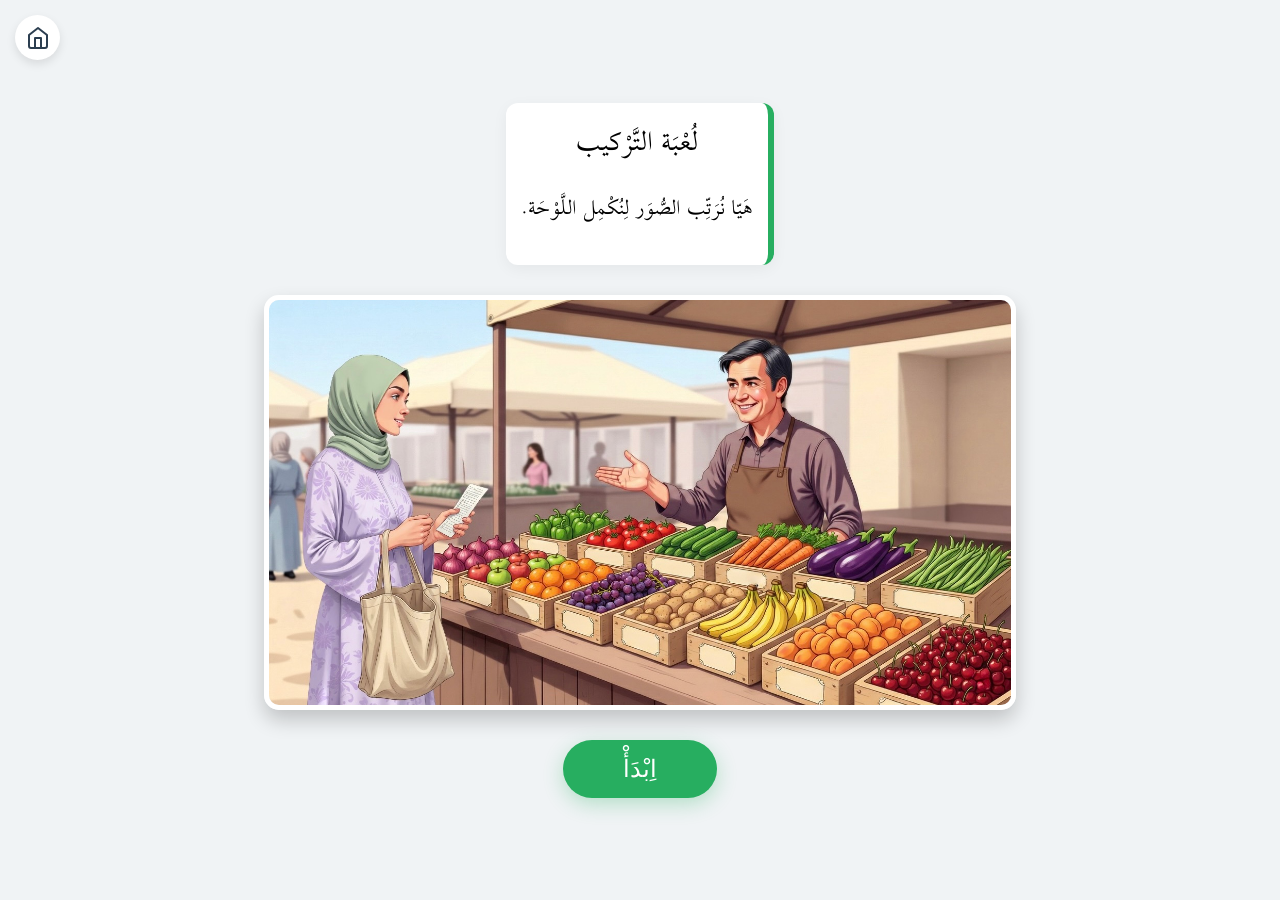
<file: yapboz.html>
<!DOCTYPE html>
<html lang="tr">
<head>
    <meta charset="UTF-8">
    <meta name="viewport" content="width=device-width, initial-scale=1.0, maximum-scale=1.0, user-scalable=no">
    <title>Arapça Yapboz - 16 Parça Full Screen</title>
    <style>
        :root {
            --primary: #2c3e50;
            --accent: #27ae60;
            --bg: #f0f3f5;
        }

         @font-face {
    font-family: 'Arakom';
    src: url('arakom.ttf') format('truetype');
    font-weight: normal;
    font-style: normal;
}

        html, body {
            margin: 0; padding: 0; width: 100%; height: 100%;
            overflow: hidden; font-family: 'Arakom', sans-serif;
            background-color: var(--bg);
            height: 100vh;
    width: 100vw;
        }


       /* Giriş sayfası için özel düzenleme */
#start-page {
    justify-content: center; /* Öğeleri dikeyde merkezler */
    gap: 30px; /* Görsel ve buton arasındaki mesafeyi sabitler */
}

/* Genel sayfa yapısını bozmamak için oyun sayfasını yukarı yasla */
#game-page {
    justify-content: flex-start;
}

/* intro-text'in üst boşluğunu sıfırla (zaten start-page merkezliyor) */
.intro-text {
    margin-top: 0 !important;
}
 
        

        .page {
            display: none; width: 100vw; height: 100vh;
            flex-direction: column; align-items: center;
            justify-content: space-between; padding: 10px;
            box-sizing: border-box;
        }

        .active { display: flex; }

        /* Navigasyon Butonları */
        .nav-icon {
            position: absolute; top: 15px; left: 15px;
            font-size: 1.5rem; text-decoration: none;
            background: white; width: 45px; height: 45px;
            display: flex; align-items: center; justify-content: center;
            border-radius: 50%; box-shadow: 0 4px 10px rgba(0,0,0,0.1);
            z-index: 1000; color: var(--primary); border: none; cursor: pointer;
        }

        /* Giriş Sayfası */
        .intro-text {
            text-align: center; direction: rtl;
            background: white; padding: 15px;
            border-radius: 12px; border-right: 6px solid var(--accent);
            box-shadow: 0 4px 15px rgba(0,0,0,0.05);
            margin-top: 50px;
        }

        .btn-start { 
            padding: 15px 60px; font-size: 1.5rem; 
            background: var(--accent); color: white; 
            border: none; border-radius: 40px; cursor: pointer;
            box-shadow: 0 6px 20px rgba(39, 174, 96, 0.3);
        }

        /* Oyun Alanı Tasarımı */
        .header { width: 100%; display: flex; justify-content: center; align-items: center; height: 10%; }
        #timer { font-size: 2rem; font-weight: bold; background: white; padding: 5px 25px; border-radius: 12px; border: 2px solid var(--primary); }

        .game-main { 
            display: flex; width: 100%; height: 88%; 
           justify-content: center;
            gap: 15px; padding: 0 10px; box-sizing: border-box;
        }

        .side-panel {
    flex: 1; 
    height: 90%; 
    background: rgba(255,255,255,0.5); 
    border: 2px dashed #bdc3c7; 
    display: flex; 
    flex-wrap: wrap;
    align-content: flex-start; 
    justify-content: center; 
    gap: 8px; 
    padding: 10px; 
    overflow-y: auto; /* overflow: hidden yerine auto yapıldı */
    border-radius: 15px;
    min-width: 120px;
}
        
        #puzzle-board { 
            display: grid; 
            grid-template-columns: repeat(4, 1fr); 
            grid-template-rows: repeat(4, 1fr);
            height: 75vh; aspect-ratio: 1 / 1; 
            background: #fff; border: 4px solid var(--primary); 
            box-shadow: 0 10px 30px rgba(0,0,0,0.15);
        }

        .slot { border: 1px solid #f0f0f0; display: flex; box-sizing: border-box; }
        
        .piece { 
    width: 17vh; 
    height: 17vh; 
    background-image: url('S64_PAZARDA.jpg'); 
    background-size: 400% 400%; 
    cursor: grab; 
    touch-action: none; 
    border: 1px solid rgba(0,0,0,0.1); 
    flex-shrink: 0;
    box-shadow: 3px 3px 8px rgba(0,0,0,0.15);
    border-radius: 4px;
}

        .slot .piece { 
    width: 100% !important; 
    height: 100% !important; 
    border: none; 
    box-shadow: none; 
}

        /* Kazandınız Mesajı */
        #win-overlay {
            display: none; position: fixed; top: 0; left: 0; width: 100%; height: 100%;
            background: rgba(0,0,0,0.9); z-index: 2000;
            flex-direction: column; align-items: center; justify-content: center; color: white; text-align: center;
        }
        .veciz-soz { font-size: 3.5rem; color: #f1c40f; direction: rtl; margin-bottom: 10px; }
        .win-info { font-size: 1.5rem; color: var(--accent); margin-bottom: 30px; }

        /* Mobil için boyut ayarı */
@media (max-width: 800px) {
    .game-main { flex-direction: column; }
    .side-panel { 
        width: 100%; 
        height: 12vh; /* Paneli daralttık */
        flex-direction: row; 
        flex: none; 
        overflow-x: auto; 
        white-space: nowrap;
    }
    #puzzle-board { height: 45vh; width: 45vh; }
    .piece { width: 9vh; height: 9vh; }
}
        }
    </style>
</head>
<body>
<body ondragover="event.preventDefault()">
<a href="index.html" id="home-btn" class="nav-icon">
    <svg width="24" height="24" viewBox="0 0 24 24" fill="none" stroke="currentColor" stroke-width="2" stroke-linecap="round" stroke-linejoin="round">
        <path d="M3 9l9-7 9 7v11a2 2 0 0 1-2 2H5a2 2 0 0 1-2-2z"></path>
        <polyline points="9 22 9 12 15 12 15 22"></polyline>
    </svg>
</a>

<button id="back-btn" class="nav-icon" style="display: none;" onclick="resetAndBack()">
    <svg width="24" height="24" viewBox="0 0 24 24" fill="none" stroke="currentColor" stroke-width="2" stroke-linecap="round" stroke-linejoin="round">
        <line x1="19" y1="12" x2="5" y2="12"></line>
        <polyline points="12 19 5 12 12 5"></polyline>
    </svg>
</button>

<div id="start-page" class="page active">
    <div class="intro-text">
        <h1 style="margin:0; font-weight: normal;"> لُعْبَة التَّرْكيب</h1>
        <p style="font-size: 1.5rem; font-weight: normal;">هَيّا نُرَتِّب الصُّوَر لِنُكْمِل اللَّوْحَة‫.‬</p>
    </div>
    <img src="S64_PAZARDA.jpg" style="max-height: 45vh; border: 5px solid white; border-radius: 15px; box-shadow: 0 10px 20px rgba(0,0,0,0.2);">
    <button class="btn-start" onclick="startGame()">اِبْدَأْ</button>
</div>

<div id="game-page" class="page">
    <div class="header-container" style="display: flex; justify-content: space-between; align-items: center; width: 100%; height: 12vh; padding: 0 20px; box-sizing: border-box;">
        <div id="header-left" style="flex: 1; display: flex; justify-content: flex-start;"></div> 
        
        <div id="header-middle" style="flex: 3; text-align: center;">
            <div class="game-instruction" style="direction: rtl; font-size: 2.8rem; color: var(--primary); margin: 0; font-weight: normal;"> هَيّا نُرَتِّب الصُّوَر لِنُكْمِل اللَّوْحَة!</div>
        </div>

        <div id="header-right" style="flex: 1; display: flex; justify-content: flex-end;">
            <div id="timer" style="font-size: 1.8rem; font-weight: normal; background: white; padding: 5px 20px; border-radius: 12px; border: 2px solid var(--primary);">00:00</div>
        </div>
    </div>

    <div class="game-main">
        <div id="left-bank" class="side-panel"></div>
        <div id="puzzle-board"></div>
        <div id="right-bank" class="side-panel"></div>
    </div>
</div>

<div id="win-overlay" style="display: none; position: fixed; top: 0; left: 0; width: 100%; height: 100%; background: rgba(0,0,0,0.95); z-index: 3000; flex-direction: column; align-items: center; justify-content: center; text-align: center; font-family: 'Arakom', sans-serif;">
    
    <div style="font-size: 7rem; color: #f1c40f; margin-bottom: 5px; font-weight: normal;">مُبارَك</div>
    
  

    <div id="final-stats" style="font-size: 5rem; color: var(--accent); margin-bottom: 50px; font-weight: normal; direction: rtl;">
        مُدَّةُ الإِكْمَال: <span id="timer-result">00:00</span>
    </div>
    
    <button class="btn-start" style="padding: 25px 80px; font-tipe: Aragon; font-size: 3.5rem; border-radius: 80px; background: var(--accent); color: white; border: none; cursor: pointer; box-shadow: 0 10px 40px rgba(39, 174, 96, 0.4);" onclick="location.reload()">
        اِلْعَبْ مَرَّةً أُخْرى
    </button>
</div>

<audio id="instruction-audio" src="yonergeyapboz.mp3"></audio>

    <script>
 let seconds = 0;
        let timerInterval;
        const audio = document.getElementById('instruction-audio');

        function startGame() {
            audio.play().catch(() => {});
            
            // Buton Kontrolleri
            document.getElementById('home-btn').style.display = 'none';
            const backBtn = document.getElementById('back-btn');
            backBtn.style.display = 'flex';
            
            // Geri butonunu oyun sayfasındaki sol boşluğa taşı
            document.getElementById('header-left').appendChild(backBtn);
            
            document.getElementById('start-page').classList.remove('active');
            document.getElementById('game-page').classList.add('active');
            
            resetTimer();
            startTimer();
            initPuzzle();
        }

        function initPuzzle() {
            const board = document.getElementById('puzzle-board');
            const banks = [document.getElementById('left-bank'), document.getElementById('right-bank')];
            board.innerHTML = '';
            banks[0].innerHTML = '';
            banks[1].innerHTML = '';

            let pieces = [];
            for (let i = 0; i < 16; i++) {
                const slot = document.createElement('div');
                slot.className = 'slot';
                slot.dataset.index = i;
                
                // Sürükleme olaylarını dinle
                slot.ondragover = e => e.preventDefault();
                slot.ondrop = drop;
                board.appendChild(slot);

                const piece = document.createElement('div');
                piece.className = 'piece';
                piece.id = 'p' + i;
                piece.draggable = true;
                piece.dataset.correct = i;

                const x = (i % 4) * (100 / 3);
                const y = Math.floor(i / 4) * (100 / 3);
                piece.style.backgroundPosition = `${x}% ${y}%`;
                
                piece.ondragstart = e => {
                    e.dataTransfer.setData('text', e.target.id);
                    e.target.style.opacity = "0.5";
                };
                piece.ondragend = e => e.target.style.opacity = "1";
                
                piece.ontouchstart = handleTouchStart;
                piece.ontouchend = handleTouchEnd;
                piece.ontouchmove = e => e.preventDefault(); // Kaydırmayı engelle

                pieces.push(piece);
            }

            // Karıştır ve dağıt
            let shuffled = [...pieces].sort(() => Math.random() - 0.5);
            shuffled.forEach((p, idx) => {
                banks[idx % 2].appendChild(p);
            });
        }

        function returnToBank(piece) {
            const leftBank = document.getElementById('left-bank');
            const rightBank = document.getElementById('right-bank');
            // Dengeleme yap
            if (leftBank.children.length <= rightBank.children.length) {
                leftBank.appendChild(piece);
            } else {
                rightBank.appendChild(piece);
            }
        }

        // MASAÜSTÜ BIRAKMA (DRAG & DROP)
        function drop(e) {
            e.preventDefault();
            const id = e.dataTransfer.getData('text');
            const draggedPiece = document.getElementById(id);
            const targetSlot = e.target.closest('.slot');

            if (targetSlot) {
                if (targetSlot.hasChildNodes() && targetSlot.firstChild !== draggedPiece) {
                    returnToBank(targetSlot.firstChild);
                }
                targetSlot.appendChild(draggedPiece);
            } else {
                // Eğer bir slota bırakılmadıysa (boşluğa veya panele bırakıldıysa)
                returnToBank(draggedPiece);
            }
            checkWin();
        }

        // MOBİL DOKUNMATİK (TOUCH)
        let selectedPiece = null;
        function handleTouchStart(e) {
            selectedPiece = e.target;
            selectedPiece.style.opacity = "0.7";
            selectedPiece.style.zIndex = "1000";
        }

        function handleTouchEnd(e) {
            if (!selectedPiece) return;
            selectedPiece.style.opacity = "1";
            selectedPiece.style.zIndex = "10";
            
            let touch = e.changedTouches[0];
            // Dokunulan noktanın altındaki elemanı bul
            let targetElement = document.elementFromPoint(touch.clientX, touch.clientY);
            
            // En yakın slotu bulmaya çalış
            const dropSlot = targetElement ? targetElement.closest('.slot') : null;

            if (dropSlot) {
                if (dropSlot.hasChildNodes() && dropSlot.firstChild !== selectedPiece) {
                    returnToBank(dropSlot.firstChild);
                }
                dropSlot.appendChild(selectedPiece);
            } else {
                // Slot dışındaki her yer (yan paneller dahil) bankaya geri gönderir
                returnToBank(selectedPiece);
            }
            
            checkWin();
            selectedPiece = null;
        }

        function checkWin() {
            const slots = document.querySelectorAll('.slot');
            let correct = 0;
            slots.forEach(slot => {
                const p = slot.firstChild;
                if (p && p.dataset.correct == slot.dataset.index) correct++;
            });
            if (correct === 16) {
                clearInterval(timerInterval);
                const finalTime = document.getElementById('timer').innerText;
                document.getElementById('final-stats').innerText = "مُدَّة الإِكْمال: " + finalTime;
                setTimeout(() => document.getElementById('win-overlay').style.display = 'flex', 500);
            }
        }

        function startTimer() {
            timerInterval = setInterval(() => {
                seconds++;
                let mins = Math.floor(seconds / 60).toString().padStart(2, '0');
                let secs = (seconds % 60).toString().padStart(2, '0');
                document.getElementById('timer').innerText = `${mins}:${secs}`;
            }, 1000);
        }

        function resetTimer() {
            clearInterval(timerInterval);
            seconds = 0;
            document.getElementById('timer').innerText = "00:00";
        }

        function resetAndBack() {
            resetTimer();
            const backBtn = document.getElementById('back-btn');
            backBtn.style.display = 'none';
            document.body.appendChild(backBtn);
            document.getElementById('home-btn').style.display = 'flex';
            document.getElementById('game-page').classList.remove('active');
            document.getElementById('start-page').classList.add('active');
        }

        // ÖNEMLİ: Masaüstünde dışarı bırakmayı aktif etmek için 
        // body üzerinde ondragover="event.preventDefault()" olmalı.
        document.body.addEventListener('dragover', e => e.preventDefault());
        document.body.addEventListener('drop', drop);
    </script>
</body>
</html>
</file>
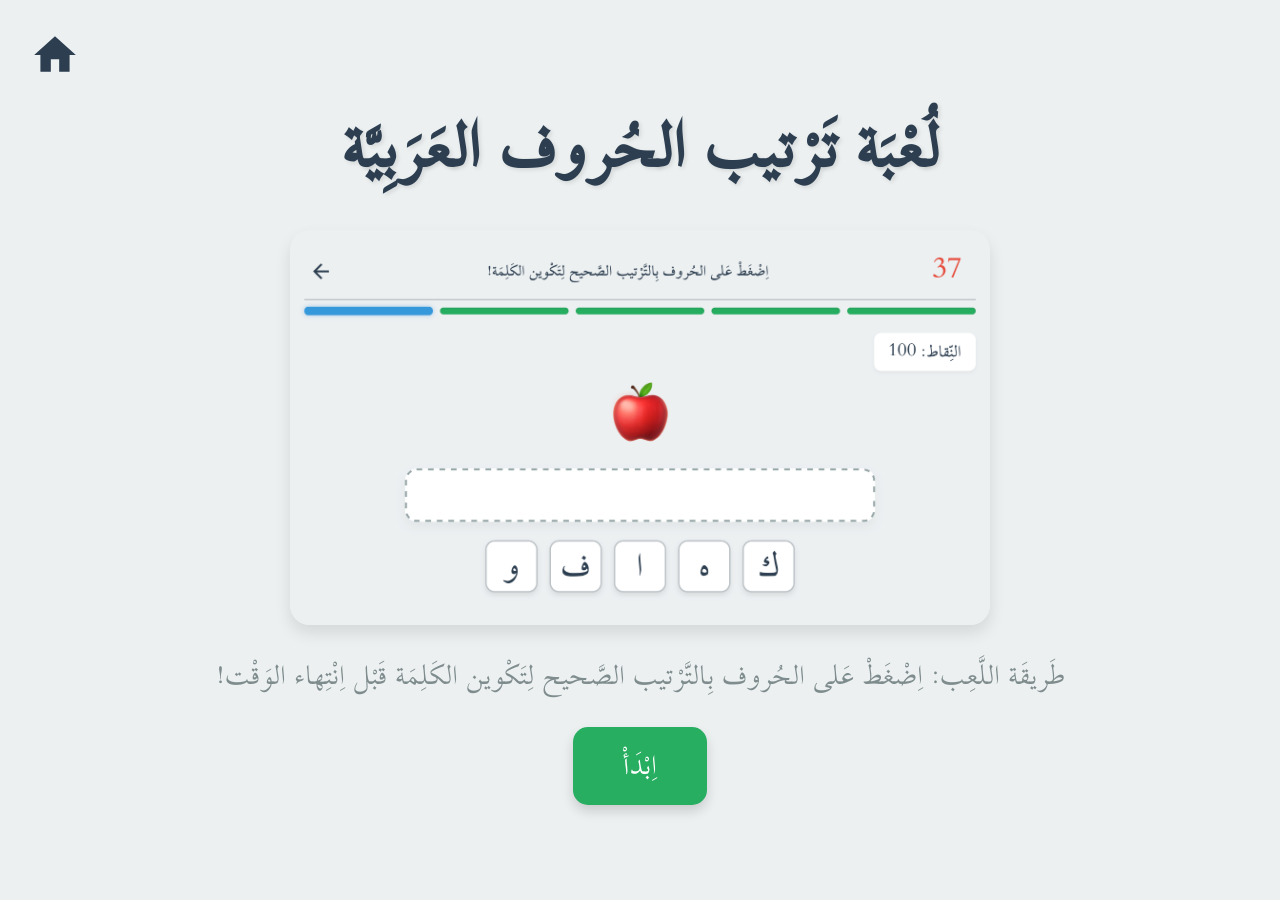
<file: yaz.html>
<!DOCTYPE html>
<html lang="ar" dir="rtl">
<head>
    <meta charset="UTF-8">
    <meta name="viewport" content="width=device-width, initial-scale=1.0">
    <title>لُعْبَة تَرْتيب الحُروف العَرَبِيَّة</title>
    <style>
        /* Arakom Yazı Tipi Tanımlaması */
        @font-face {
            font-family: 'Arakom';
            src: url('arakom.ttf') format('truetype');
            font-weight: normal;
            font-style: normal;
        }

        :root {
            --primary-color: #2c3e50;
            --accent-color: #27ae60;
            --error-color: #e74c3c;
            --bg-color: #ecf0f1;
            --text-color: #2c3e50;
            --card-bg: #ffffff;
        }

        * {
            box-sizing: border-box;
            margin: 0;
            padding: 0;
            user-select: none;
        }

        /* Tüm belgede Arakom kullanımı */
        body {
            font-family: 'Arakom', 'Segoe UI', Tahoma, Geneva, Verdana, sans-serif;
            background-color: var(--bg-color);
            color: var(--text-color);
            width: 100vw;
            height: 100vh;
            overflow: hidden;
            display: flex;
            justify-content: center;
            align-items: center;
        }

        /* --- شاشات اللعبة --- */
        #start-screen, #game-screen, #result-screen {
            width: 100vw;
            height: 100vh;
            display: flex;
            flex-direction: column;
            padding: 30px;
            box-sizing: border-box;
        }

        #game-screen, #result-screen {
            display: none;
        }

        /* --- الهيدر (العناصر العلوية) --- */
        /* 4. Oyun alanındaki üst çubuğun (Header) yüksekliğini dinamik yapalım */
        header {
            display: flex;
            justify-content: space-between;
            align-items: center;
            width: 100%;
            padding: 2px 0;
            border-bottom: 3px solid #bdc3c7;
        }

        .icon-btn {
            background: none;
            border: none;
            cursor: pointer;
            padding: 10px;
            border-radius: 50%;
            transition: background 0.3s, transform 0.2s;
            display: flex;
            align-items: center;
            justify-content: center;
        }

        .icon-btn:hover {
            background: #d5dbdb;
            transform: scale(1.1);
        }

        .icon-btn svg {
            width: 50px;
            height: 50px;
            fill: var(--text-color);
        }

        .instruction-text {
            font-size: 3.2rem;
            font-weight: normal;
            text-align: center;
            flex-grow: 1;
            color: var(--primary-color);
            margin: 5px 0;
        }

        .timer-modern {
            position: absolute;
            left: 30px;
            top: 220px;
            width: 120px;
            height: 120px;
            background: #ffffff;
            border-radius: 50%;
            display: flex;
            align-items: center;
            justify-content: center;
            box-shadow: 0 10px 25px rgba(231, 76, 60, 0.2), inset 0 0 0 8px #f1c40f;
            border: 4px solid #fff;
            z-index: 10;
            transition: all 0.3s ease;
        }
        
        .timer-modern .timer-text {
            font-size: 3.5rem;
            color: #e74c3c;
            margin-top: 5px;
        }

        @keyframes timerPulse {
            0% { transform: scale(1); box-shadow: 0 10px 25px rgba(231, 76, 60, 0.2), inset 0 0 0 8px #f1c40f; }
            50% { transform: scale(1.05); box-shadow: 0 15px 35px rgba(231, 76, 60, 0.4), inset 0 0 0 8px #e74c3c; }
            100% { transform: scale(1); box-shadow: 0 10px 25px rgba(231, 76, 60, 0.2), inset 0 0 0 8px #f1c40f; }
        }
        
        .timer-modern.danger {
            animation: timerPulse 1s infinite;
        }

        /* --- شريط التقدم (Progress Bar) - Çizgi Görünümü İçin İnceldi --- */
        .progress-bar {
            display: flex;
            justify-content: space-between;
            gap: 15px;
            width: 100%;
            height: 25px;
            margin-top: 15px;
        }

        .progress-step {
            flex: 1;
            background-color: #bdc3c7;
            border-radius: 8px;
            transition: all 0.3s ease;
            box-shadow: inset 0 2px 4px rgba(0,0,0,0.1);
        }

        .progress-step.active {
            background-color: #3498db;
            transform: scaleY(1.2); /* Sadece dikeyde hafif büyür */
            box-shadow: 0 0 10px rgba(52, 152, 219, 0.5);
        }

        .progress-step.correct {
            background-color: var(--accent-color);
        }

        .progress-step.wrong {
            background-color: var(--error-color);
            animation: shake 0.3s ease-in-out;
        }

        /* --- محتوى شاشة البداية --- */
        /* 1. Başlangıç ekranındaki boşlukları ekran yüksekliğine (vh) duyarlı yapalım */
        .start-content {
            flex-grow: 1;
            display: flex;
            flex-direction: column;
            justify-content: center;
            align-items: center;
            text-align: center;
            gap: 3vh; /* Sabit 40px yerine ekran yüksekliğine göre boşluk */
        }
        .start-content h1 {
            font-size: 4.5rem;
            color: var(--primary-color);
            text-shadow: 2px 2px 4px rgba(0,0,0,0.1);
        }

        .start-content p {
            font-size: 2rem;
            color: #7f8c8d;
        }

        .main-btn {
            font-size: 2rem; /* Eskiden 3rem idi, küçültüldü */
            font-weight: normal;
            padding: 15px 50px; /* Eskiden 20px 80px idi, boşluklar azaltıldı */
            background-color: var(--accent-color);
            color: white;
            border: none;
            border-radius: 15px; /* Köşe yuvarlaması hafifçe daraltıldı */
            cursor: pointer;
            box-shadow: 0 6px 12px rgba(0,0,0,0.15); /* Gölge boyutu butona uyarlandı */
            transition: all 0.2s;
            font-family: 'Arakom', sans-serif;
        }

        .main-btn:hover {
            background-color: #219653;
            transform: translateY(-4px);
            box-shadow: 0 12px 20px rgba(0,0,0,0.2);
        }

        .main-btn:active {
            transform: translateY(2px);
        }

        /* --- محتوى شاشة اللعب --- */
        .game-content {
            flex-grow: 1;
            display: flex;
            flex-direction: column;
            justify-content: space-around;
            align-items: center;
            width: 100%;
            height: 84%;
            padding: 20px 0;
        }

        .score-board {
            position: absolute;
            right: 30px;
            top: 90px;
            font-size: 2.5rem;
            font-weight: normal;
            color: var(--primary-color);
            background: white;
            padding: 10px 30px;
            border-radius: 15px;
            box-shadow: 0 4px 6px rgba(0,0,0,0.05);
            z-index: 10;
        }
        
        .game-content {
            display: flex;
            flex-direction: column;
            align-items: center;
            justify-content: flex-end;
            flex-grow: 1;
            width: 100%;
            position: relative;
            padding-bottom: 20px;
        }

        .emoji {
            font-size: 12rem;
            line-height: 1;
            animation: bounce 2s infinite;
            margin: auto 0;
        }

        .word-box {
            font-size: 5rem;
            min-height: 7rem;
            width: 70%;
            max-width: 1000px;
            padding: 10px 40px;
            background: var(--card-bg);
            border: 4px dashed #95a5a6;
            border-radius: 25px;
            text-align: center;
            display: flex;
            align-items: center;
            justify-content: center;
            box-shadow: 0 10px 20px rgba(0,0,0,0.05);
            margin-bottom: 30px;
        }

        .letters-container {
            display: flex;
            flex-wrap: wrap;
            justify-content: center;
            gap: 25px;
            width: 90%;
            max-width: 1200px;
        }

        .letter-btn {
            font-size: 4.5rem;
            font-weight: normal;
            background: var(--card-bg);
            border: 3px solid #bdc3c7;
            border-radius: 20px;
            min-width: 130px;
            height: 130px;
            display: flex;
            align-items: center;
            justify-content: center;
            cursor: pointer;
            box-shadow: 0 6px 10px rgba(0,0,0,0.1);
            transition: all 0.2s;
            color: var(--primary-color);
            font-family: 'Arakom', sans-serif;
        }

        .letter-btn:hover {
            background: #f8f9f9;
            border-color: #34495e;
            transform: translateY(-3px);
        }

        .letter-btn.error {
            background: var(--error-color);
            color: white;
            border-color: var(--error-color);
        }

        .hidden {
            visibility: hidden;
            opacity: 0;
            transform: scale(0.8);
            transition: all 0.2s;
        }

        /* 2. Resim genişliğini korurken yüksekliğini sınırlandıralım ki buton aşağı taşmasın */
        .start-img {
            width: 100%;
            max-width: 700px;
            max-height: 50vh; /* Ekran yüksekliğinin %35'ini geçmesin */
            height: auto;
            border-radius: 20px;
            box-shadow: 0 8px 16px rgba(0,0,0,0.1);
            object-fit: contain;
        }

         /* 3. Anasayfa ikonu için serbest (bağımsız) konumlandırma sınıfı */
        .home-free-btn {
            position: absolute;
            top: 20px;
            left: 20px; /* Ekranın sol üst köşesine sabitler */
            z-index: 100;
        }

        /* --- شاشة النتيجة (Sonuç Ekranı) --- */
        #result-screen {
            justify-content: center;
            align-items: center;
        }

        .result-card {
            background: var(--card-bg);
            padding: 60px;
            border-radius: 30px;
            box-shadow: 0 15px 40px rgba(0,0,0,0.15);
            text-align: center;
            display: flex;
            flex-direction: column;
            gap: 30px;
            border: 5px solid var(--accent-color);
            min-width: 50%;
        }

        .result-card h1 {
            font-size: 5rem;
            margin: 0;
        }

        .result-card .final-score {
            font-size: 6rem;
            color: var(--text-color);
            font-weight: normal;
            margin: 20px 0;
        }

        #home-btn {
            background-color: var(--primary-color);
        }
        #home-btn:hover {
            background-color: #1a252f;
        }

        /* --- الرسوم المتحركة --- */
        @keyframes bounce {
            0%, 100% { transform: translateY(0); }
            50% { transform: translateY(-15px); }
        }

        @keyframes shake {
            0%, 100% { transform: translateX(0); }
            20%, 60% { transform: translateX(-8px); }
            40%, 80% { transform: translateX(8px); }
        }
    /* --- استجابة الجوال (Mobil Uyum - Responsive Design) --- */
        @media (max-width: 768px) {
            body {
                overflow: hidden !important; /* Scroll yasaklandı, her şey ekrana sığacak */
            }
            .instruction-text { font-size: 1.5rem; margin: 2px 0; }
            .start-content { gap: 2vh; }
            .start-content h1 { font-size: 2rem; margin-bottom: 5px; }
            .start-content p { font-size: 1rem; }
            .main-btn { font-size: 1.2rem; padding: 8px 25px; }
            .icon-btn svg { width: 30px; height: 30px; }

            .timer-modern {
                top: 180px; left: 10px;
                width: 65px; height: 65px;
                border-width: 3px;
            }
            .timer-modern .timer-text { font-size: 2rem; margin-top: 0; }
            
            .score-board {
                top: 180px; right: 10px;
                font-size: 1.6rem;
                padding: 6px 14px;
            }

            .game-content { padding: 5px 0; justify-content: space-evenly; position: static !important; }
            .emoji { font-size: clamp(5rem, 18vh, 8rem); margin: 10px 0; flex-shrink: 1; }
            
            .word-box {
                font-size: 2.5rem;
                min-height: 4rem;
                width: 98%;
                padding: 5px 15px;
                margin-bottom: 5px;
            }
            
            .letters-container { gap: 5px; width: 100%; justify-content: center; }
            
            .letter-btn {
                font-size: 2.2rem;
                min-width: 55px;
                height: 55px;
                border-radius: 8px;
                border-width: 2px;
            }

            .result-card { padding: 20px; min-width: 90%; }
            .result-card h1 { font-size: 2.5rem; }
            .result-card .final-score { font-size: 3rem; }
        }

        @media (max-width: 480px) {
            .timer-modern { top: 170px; left: 5px; width: 55px; height: 55px; border-width: 3px; }
            .timer-modern .timer-text { font-size: 1.6rem; }
            .score-board { top: 170px; right: 5px; font-size: 1.4rem; padding: 5px 10px; }
            .emoji { font-size: clamp(4rem, 15vh, 7rem); margin: 5px 0; }
            .letter-btn { min-width: 50px; height: 50px; font-size: 2rem; }
            .word-box { font-size: 2rem; min-height: 3.5rem; }
        }
    
    
        /* --- CİHAZ DÖNDÜRME UYARISI VE MOBİL YATAY KLAVYE DESTEĞİ --- */
        #rotate-message {
            display: none; 
            position: fixed;
            top: 0; left: 0; width: 100%; height: 100%;
            background-color: #2c3e50; 
            z-index: 99999; 
            flex-direction: column;
            align-items: center; justify-content: center;
            color: white; text-align: center;
        }
        .phone-animation {
            width: 60px; height: 100px;
            border: 4px solid white; border-radius: 10px;
            animation: rotate-phone 2s infinite ease-in-out;
            margin-bottom: 20px; position: relative;
        }
        .phone-animation::before {
            content: ''; position: absolute;
            top: 10px; left: 50%; transform: translateX(-50%);
            width: 20%; height: 4px; background: white; border-radius: 2px;
        }
        @keyframes rotate-phone {
            0% { transform: rotate(90deg); opacity: 1; }
            25% { transform: rotate(0deg); opacity: 1; }
            70% { transform: rotate(0deg); opacity: 1; }
            100% { transform: rotate(0deg); opacity: 0; }
        }
        .rotate-text { font-size: 2.5rem; font-family: 'Arakom', Tahoma, sans-serif; }

        /* YATAY OYNANIŞ YASAKLANDI (SADECE DİKEYE İZİN VERİLDİ) */
        @media only screen and (max-width: 950px) and (orientation: landscape) {
            #rotate-message { display: flex !important; }
        }

        /* MOBİL YATAY EKRAN (LANDSCAPE) ÖZEL KOMPAKT TASARIM */
        @media screen and (max-height: 500px) and (max-width: 950px) {
            body {
                overflow-y: auto !important;
                height: auto !important;
                min-height: 100vh;
                align-items: flex-start;
                padding-top: 5px; padding-bottom: 5px;
            }
            
            /* 1. Üst Menü ve Başlık Küçültme */
            .icon-btn svg { width: 30px; height: 30px; }
            .instruction-text { font-size: 1.5rem; margin: 2px 0; }
            
            /* 2. Başlangıç Ekranı Kompaktlaştırma */
            .start-content { gap: 1vh; justify-content: flex-start; padding-top: 10px; }
            .start-content h1 { font-size: 2rem; margin-bottom: 2px; }
            .start-content p { display: none; /* Açıklama yatayda yer kaplamasın */ }
            .start-img { max-height: 25vh; max-width: 250px; margin-bottom: 5px; }
            .main-btn { font-size: 1.2rem; padding: 8px 30px; }
            
            /* 3. Oyun Ekranı Elemanları (Emoji ve Kutular) */
            .game-content { padding: 5px 0; justify-content: flex-start; gap: 5px; }
            .emoji { font-size: 3.5rem; margin: 5px 0; animation: none; /* Dikey alanı korumak için animasyon iptal */ }
            .word-box { font-size: 2.2rem; min-height: 3.5rem; padding: 5px 15px; margin-bottom: 5px; width: 98%; border-width: 2px; }
            .letters-container { gap: 5px; }
            .letter-btn { font-size: 1.8rem; min-width: 45px; height: 45px; border-width: 2px; border-radius: 8px; }
            
            /* 4. UI Elementleri (Skor, Süre) */
            .timer-modern { top: 5px; left: 5px; width: 45px; height: 45px; border-width: 2px; }
            .timer-modern .timer-text { font-size: 1.2rem; }
            .score-board { top: 5px; right: 5px; font-size: 1rem; padding: 5px 10px; }
            
            /* 5. Sonuç Ekranı */
            .result-card { padding: 15px; gap: 10px; min-width: 80%; }
            .result-card h1 { font-size: 2rem; }
            .result-card .final-score { font-size: 2.5rem; margin: 5px 0; }
        }

    </style>
</head>
<body>

    <!-- CİHAZ DÖNDÜRME UYARISI (TÜM OYUNLAR ORTAK) -->
    <div id="rotate-message">
        <div class="phone-animation"></div>
        <div class="rotate-text">يُرْجى تَدْوير الجِهاز</div> 
    </div>


    <audio id="instruction-audio" src="yonergeyaz.mp3"></audio>

    <div id="start-screen">
        <!-- Anasayfa ikonu artık sayfa akışından bağımsız, sol üstte serbest duracak -->
        <a href="index.html" class="icon-btn home-free-btn" title="الصفحة الرئيسية">
            <svg viewBox="0 0 24 24">
                <path d="M10 20v-6h4v6h5v-8h3L12 3 2 12h3v8z"/>
            </svg>
        </a>
        
        <div class="start-content">
            <h1>لُعْبَة تَرْتيب الحُروف العَرَبِيَّة</h1>
            <img src="ornek.png" alt="Oyun Görseli" class="start-img"> 
            <p>طَريقَة اللَّعِب: اِضْغَطْ عَلى الحُروف بِالتَّرْتيب الصَّحيح لِتَكْوين الكَلِمَة قَبْل اِنْتِهاء الوَقْت!</p>
            <button id="start-btn" class="main-btn">اِبْدَأْ</button>
        </div>
    </div>

    <div id="game-screen">
        <header>
            <div class="instruction-text">
                اِضْغَطْ عَلى الحُروف بِالتَّرْتيب الصَّحيح لِتَكْوين الكَلِمَة!
            </div>
            <button class="icon-btn" id="back-btn" title="العَوْدَة لِلخَلْف">
                <svg viewBox="0 0 24 24">
                    <path d="M20 11H7.83l5.59-5.59L12 4l-8 8 8 8 1.41-1.41L7.83 13H20v-2z"/>
                </svg>
            </button>
        </header>

        <div class="progress-bar" id="progress-bar"></div>
        
        <div class="timer-modern" id="timer-modern">
            <div id="timer" class="timer-text">60</div>
        </div>
        
        <div class="game-content">
            <div class="score-board">النِّقاط: <span id="score-display">100</span></div>
            <div id="emoji-display" class="emoji"></div>
            <div id="word-box" class="word-box"></div>
            <div id="letters-container" class="letters-container"></div>
        </div>
    </div>

    <div id="result-screen">
        <div class="result-card" id="result-card">
            <h1 id="result-title">تَهَانِينَا!</h1>
            <div class="final-score" id="final-score-display">النَّتيجَة: 100</div>
            <button id="home-btn" class="main-btn">العَوْدَة لِلرَّئيسِيَّة</button>
        </div>
    </div>

    <script>
       const allWords = [
    { cleanWord: "ملح", displayWord: "مِلْح", emoji: "🧂" },
    { cleanWord: "شاي", displayWord: "شاي", emoji: "☕" },
    { cleanWord: "خبز", displayWord: "خُبْز", emoji: "🍞" },
    { cleanWord: "حليب", displayWord: "حَليب", emoji: "🥛" },
    { cleanWord: "عسل", displayWord: "عَسَل", emoji: "🍯" },
    { cleanWord: "بيض", displayWord: "بَيْض", emoji: "🥚" },
    { cleanWord: "مكرونة", displayWord: "مَكَرونَة", emoji: "🍝" },
    { cleanWord: "فواكه", displayWord: "فَواكِه", emoji: "🍎" },
    { cleanWord: "خضراوات", displayWord: "خَضْراوات", emoji: "🥬" },
    { cleanWord: "بصل", displayWord: "بَصَل", emoji: "🧅" },
    { cleanWord: "تفاح", displayWord: "تُفّاح", emoji: "🍎" },
    { cleanWord: "مشمش", displayWord: "مِشْمِش", emoji: "🍑" },
    { cleanWord: "برتقال", displayWord: "بُرْتُقال", emoji: "🍊" },
    { cleanWord: "كرز", displayWord: "كَرَز", emoji: "🍒" },
    { cleanWord: "طماطم", displayWord: "طَماطِم", emoji: "🍅" },
    { cleanWord: "خيار", displayWord: "خِيار", emoji: "🥒" },
    { cleanWord: "جزر", displayWord: "جَزَر", emoji: "🥕" },
    { cleanWord: "باذنجان", displayWord: "باذِنْجان", emoji: "🍆" },
    { cleanWord: "بطاطا", displayWord: "بَطاطا", emoji: "🥔" },
    { cleanWord: "فلفل", displayWord: "فُلْفُل", emoji: "🫑" },
    { cleanWord: "فاصوليا", displayWord: "فاصولْيا", emoji: "🫘" },
    { cleanWord: "موز", displayWord: "مَوْز", emoji: "🍌" },
    { cleanWord: "عنب", displayWord: "عِنَب", emoji: "🍇" },
    { cleanWord: "زيتون", displayWord: "زَيْتون", emoji: "🫒" },
    { cleanWord: "بقالة", displayWord: "بَقّالَة", emoji: "🏪" },
    { cleanWord: "علبة", displayWord: "عُلْبَة", emoji: "🥫" },
    { cleanWord: "صندوق", displayWord: "صُنْدوق", emoji: "📦" },
    { cleanWord: "كيس", displayWord: "كيس", emoji: "🛍️" }
];

        const ROUND_LENGTH = 5;

        let currentRoundWords = [];
        let score = 100;
        let timeLeft = 60;
        let timerInterval;
        let currentWordIndex = 0;
        let expectedLetterIndex = 0;
        let wordMistakeTrack = Array(ROUND_LENGTH).fill(false);
         // --- SES ÜRETİMİ (WEB AUDIO API) ---
let audioCtx;

// Tarayıcı politikaları gereği ses motorunu kullanıcı etkileşimiyle başlatmalıyız
function initAudio() {
    if (!audioCtx) {
        audioCtx = new (window.AudioContext || window.webkitAudioContext)();
    }
    if (audioCtx.state === 'suspended') {
        audioCtx.resume();
    }
}

// Temel sinüs dalgası üretici fonksiyon
function playBeep(frequency, duration) {
    initAudio();
    const oscillator = audioCtx.createOscillator();
    const gainNode = audioCtx.createGain();

    oscillator.type = 'sine'; // Sinüs dalgası
    oscillator.frequency.setValueAtTime(frequency, audioCtx.currentTime);

    // Sesin patlamaması için yumuşak bir sönümlenme (fade-out) ekliyoruz
    gainNode.gain.setValueAtTime(0.2, audioCtx.currentTime); // Başlangıç ses seviyesi
    gainNode.gain.exponentialRampToValueAtTime(0.01, audioCtx.currentTime + duration);

    oscillator.connect(gainNode);
    gainNode.connect(audioCtx.destination);

    oscillator.start();
    oscillator.stop(audioCtx.currentTime + duration);
}

// Oyuna özel ses efektleri
function playClickSound() {
    playBeep(600, 0.1); // Doğru dokunma: Kısa, ince bir 'bip'
}

function playErrorSound() {
    playBeep(200, 0.3); // Hata: Daha uzun, kalın bir ses
}

const successMp3Files = ['ahsent_female.mp3', 'ahsent_male.mp3', 'mumtaz_female.mp3', 'mumtaz_male.mp3', 'rai_female.mp3', 'rai_male.mp3'];
function playSuccessSound() {
    if (Math.random() < 0.4) {
        let randomMp3 = successMp3Files[Math.floor(Math.random() * successMp3Files.length)];
        let audio = new Audio(randomMp3);
        audio.play().catch(e => {
            if (typeof playBeep === "function") {
                playBeep(400, 0.15);
                setTimeout(() => playBeep(600, 0.3), 150);
            }
        });
    } else {
        if (typeof playBeep === "function") {
            playBeep(400, 0.15);
            setTimeout(() => playBeep(600, 0.3), 150);
        }
    }
}

        const startScreen = document.getElementById('start-screen');
        const gameScreen = document.getElementById('game-screen');
        const resultScreen = document.getElementById('result-screen');
        const startBtn = document.getElementById('start-btn');
        const backBtn = document.getElementById('back-btn');
        const homeBtn = document.getElementById('home-btn');
        const instructionAudio = document.getElementById('instruction-audio');
        const timerDisplay = document.getElementById('timer');
        const scoreDisplay = document.getElementById('score-display');
        const emojiDisplay = document.getElementById('emoji-display');
        const wordBox = document.getElementById('word-box');
        const lettersContainer = document.getElementById('letters-container');
        const progressBar = document.getElementById('progress-bar');
        
        const resultCard = document.getElementById('result-card');
        const resultTitle = document.getElementById('result-title');
        const finalScoreDisplay = document.getElementById('final-score-display');

        function getRandomWords(pool, count) {
            let shuffled = pool.slice();
            for (let i = shuffled.length - 1; i > 0; i--) {
                const j = Math.floor(Math.random() * (i + 1));
                [shuffled[i], shuffled[j]] = [shuffled[j], shuffled[i]];
            }
            return shuffled.slice(0, count);
        }

        // Kelimeler kaldırıldı, sadece çizgi kutuları oluşturuluyor
        function initProgressBar() {
            progressBar.innerHTML = "";
            currentRoundWords.forEach((word, idx) => {
                const step = document.createElement('div');
                step.className = 'progress-step';
                step.id = `step-${idx}`;
                progressBar.appendChild(step);
            });
        }

       
       startBtn.addEventListener('click', () => {
    initAudio(); // Web Audio motorunu başlat veya uyandır
    
    startScreen.style.display = 'none';
    gameScreen.style.display = 'flex';
    
    instructionAudio.currentTime = 0;
    instructionAudio.play().catch(e => console.log("Audio play blocked: " + e));
    
    resetFullGame();
});

        backBtn.addEventListener('click', () => {
            clearInterval(timerInterval);
            gameScreen.style.display = 'none';
            startScreen.style.display = 'flex';
        });

        homeBtn.addEventListener('click', () => {
            resultScreen.style.display = 'none';
            startScreen.style.display = 'flex';
        });

        function resetFullGame() {
            score = 100;
            timeLeft = 60;
            currentWordIndex = 0;
            wordMistakeTrack = Array(ROUND_LENGTH).fill(false);
            
            currentRoundWords = getRandomWords(allWords, ROUND_LENGTH);
            
            updateScore();
            initProgressBar();
            loadWord(currentWordIndex);
            startTimer();
        }

        function startTimer() {
            timerDisplay.innerText = timeLeft;
            clearInterval(timerInterval);
            timerInterval = setInterval(() => {
                timeLeft--;
                timerDisplay.innerText = timeLeft;
                if (timeLeft <= 0) {
                    clearInterval(timerInterval);
                    endGame(false); 
                }
            }, 1000);
        }

        function loadWord(index) {
            expectedLetterIndex = 0;
            wordBox.innerText = "";
            lettersContainer.innerHTML = "";
            
            for(let i=0; i<ROUND_LENGTH; i++) {
                const step = document.getElementById(`step-${i}`);
                if(step) step.classList.remove('active');
            }
            const currentStep = document.getElementById(`step-${index}`);
            if (currentStep) currentStep.classList.add('active');

            const currentWordObj = currentRoundWords[index];
            emojiDisplay.innerText = currentWordObj.emoji;

            let lettersArray = currentWordObj.cleanWord.split('');
            lettersArray = shuffleArray(lettersArray);

            lettersArray.forEach(letter => {
                const btn = document.createElement('button');
                btn.className = 'letter-btn';
                btn.innerText = letter;
                btn.onclick = () => handleLetterClick(letter, btn);
                lettersContainer.appendChild(btn);
            });
        }

        function handleLetterClick(clickedLetter, btnElement) {
    const currentWordObj = currentRoundWords[currentWordIndex];
    const expectedLetter = currentWordObj.cleanWord[expectedLetterIndex];

    if (clickedLetter === expectedLetter) {
        // DOĞRU HARFE TIKLANDIĞINDA
        playClickSound(); 
        
        btnElement.classList.add('hidden');
        wordBox.innerText += clickedLetter;
        expectedLetterIndex++;

        if (expectedLetterIndex === currentWordObj.cleanWord.length) {
            wordBox.innerText = currentWordObj.displayWord; 
            
            // KELİME BAŞARIYLA TAMAMLANDIĞINDA
            playSuccessSound();
            
            const currentStep = document.getElementById(`step-${currentWordIndex}`);
            if (!wordMistakeTrack[currentWordIndex]) {
                currentStep.classList.add('correct');
            }
            
            setTimeout(() => {
                currentWordIndex++;
                if (currentWordIndex < ROUND_LENGTH) {
                    loadWord(currentWordIndex);
                } else {
                    clearInterval(timerInterval);
                    endGame(true); 
                }
            }, 600);
        }
    } else {
        // YANLIŞ HARFE TIKLANDIĞINDA
        playErrorSound();
        
        score -= 3;
        if (score < 0) score = 0;
        updateScore();

        wordMistakeTrack[currentWordIndex] = true;
        const currentStep = document.getElementById(`step-${currentWordIndex}`);
        if (currentStep) currentStep.classList.add('wrong');

        btnElement.classList.add('error');
        setTimeout(() => {
            btnElement.classList.remove('error');
        }, 300);
    }
}

        function updateScore() {
            scoreDisplay.innerText = score;
        }

        function endGame(isWin) {
            if (!isWin) {
                let uncompletedWordsCount = ROUND_LENGTH - currentWordIndex;
                if(uncompletedWordsCount > 0) {
                    score -= (uncompletedWordsCount * 20);
                }
                if (score < 0) score = 0;
                updateScore();

                resultTitle.innerText = "اِنْتَهى الْوَقْت!"; 
                resultTitle.style.color = "var(--error-color)";
                resultCard.style.borderColor = "var(--error-color)";
            } else {
                resultTitle.innerText = "تَهانينا"; 
                resultTitle.style.color = "var(--accent-color)";
                resultCard.style.borderColor = "var(--accent-color)";
            }

            finalScoreDisplay.innerText = "النَّتيجَة: " + score; 
            
            gameScreen.style.display = 'none';
            resultScreen.style.display = 'flex';
        }

        function shuffleArray(array) {
            for (let i = array.length - 1; i > 0; i--) {
                const j = Math.floor(Math.random() * (i + 1));
                [array[i], array[j]] = [array[j], array[i]];
            }
            return array;
        }
    </script>
</body>
</html>
</file>
